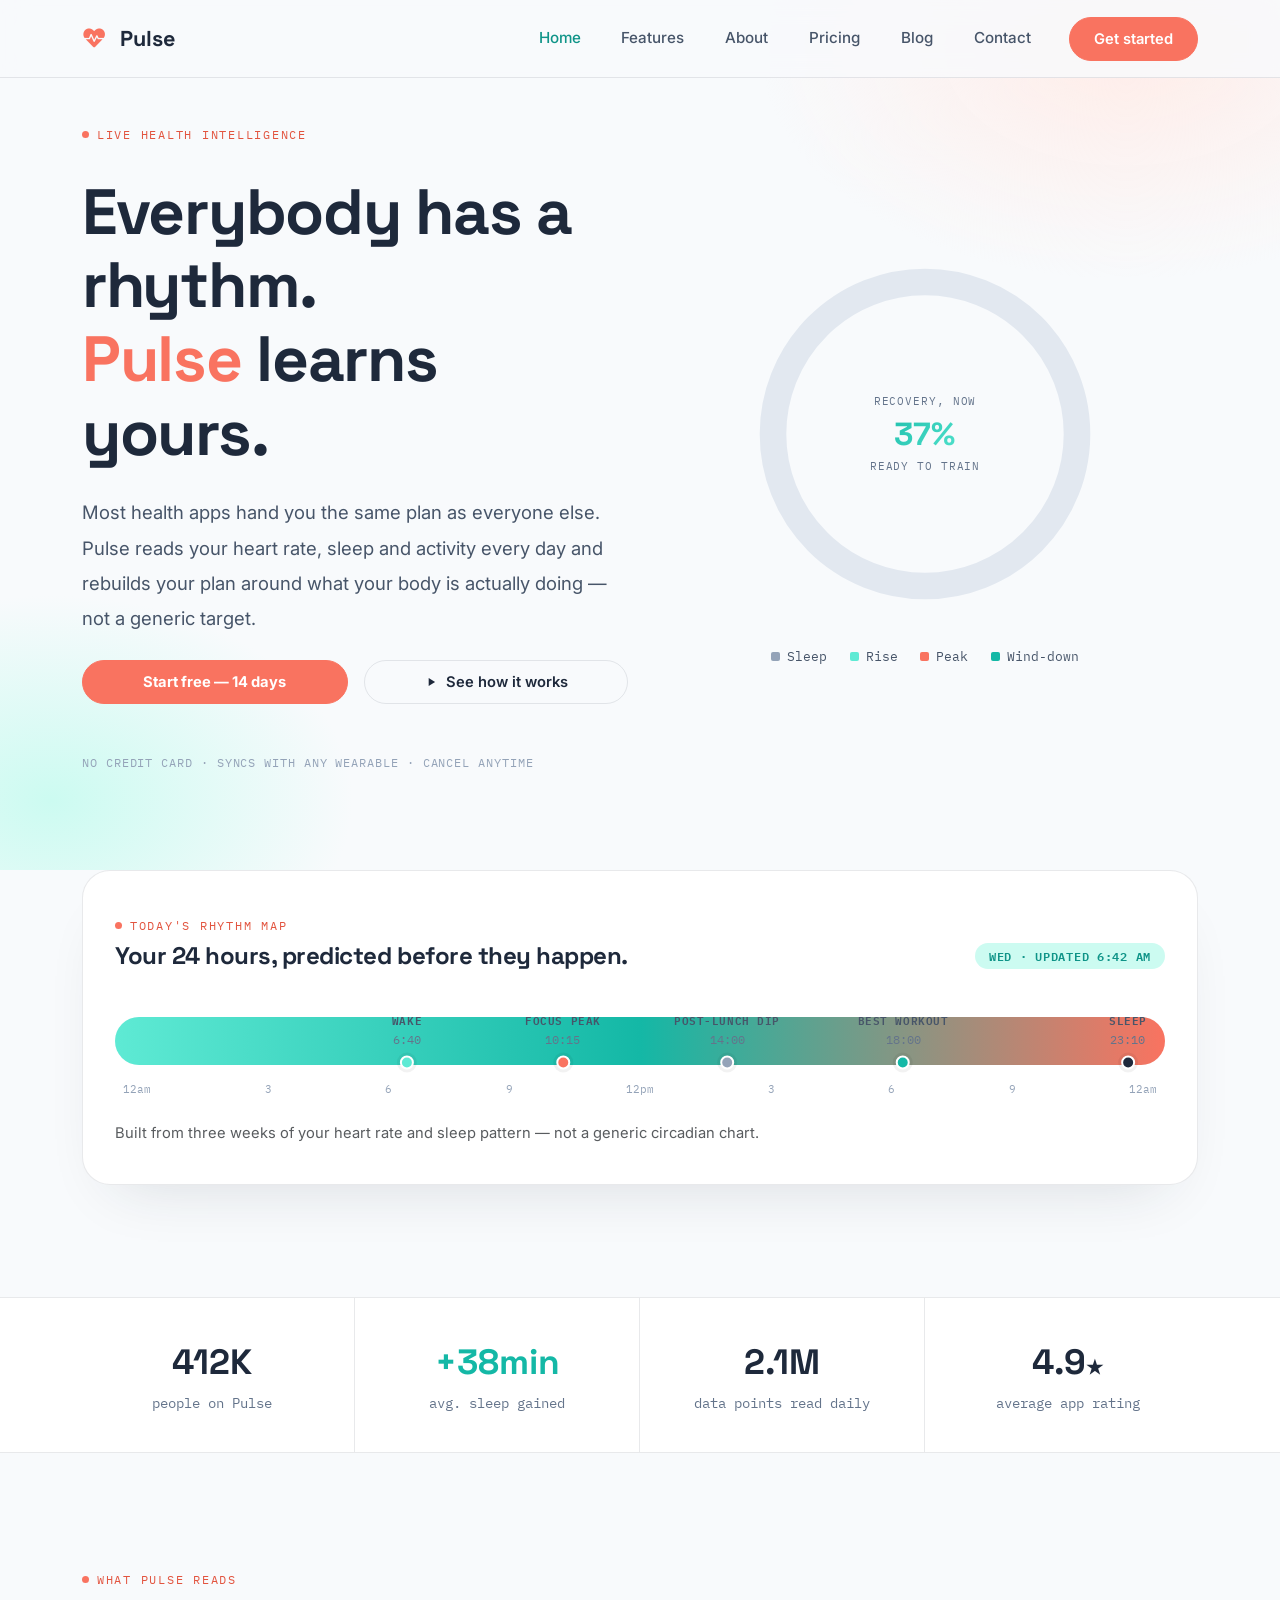
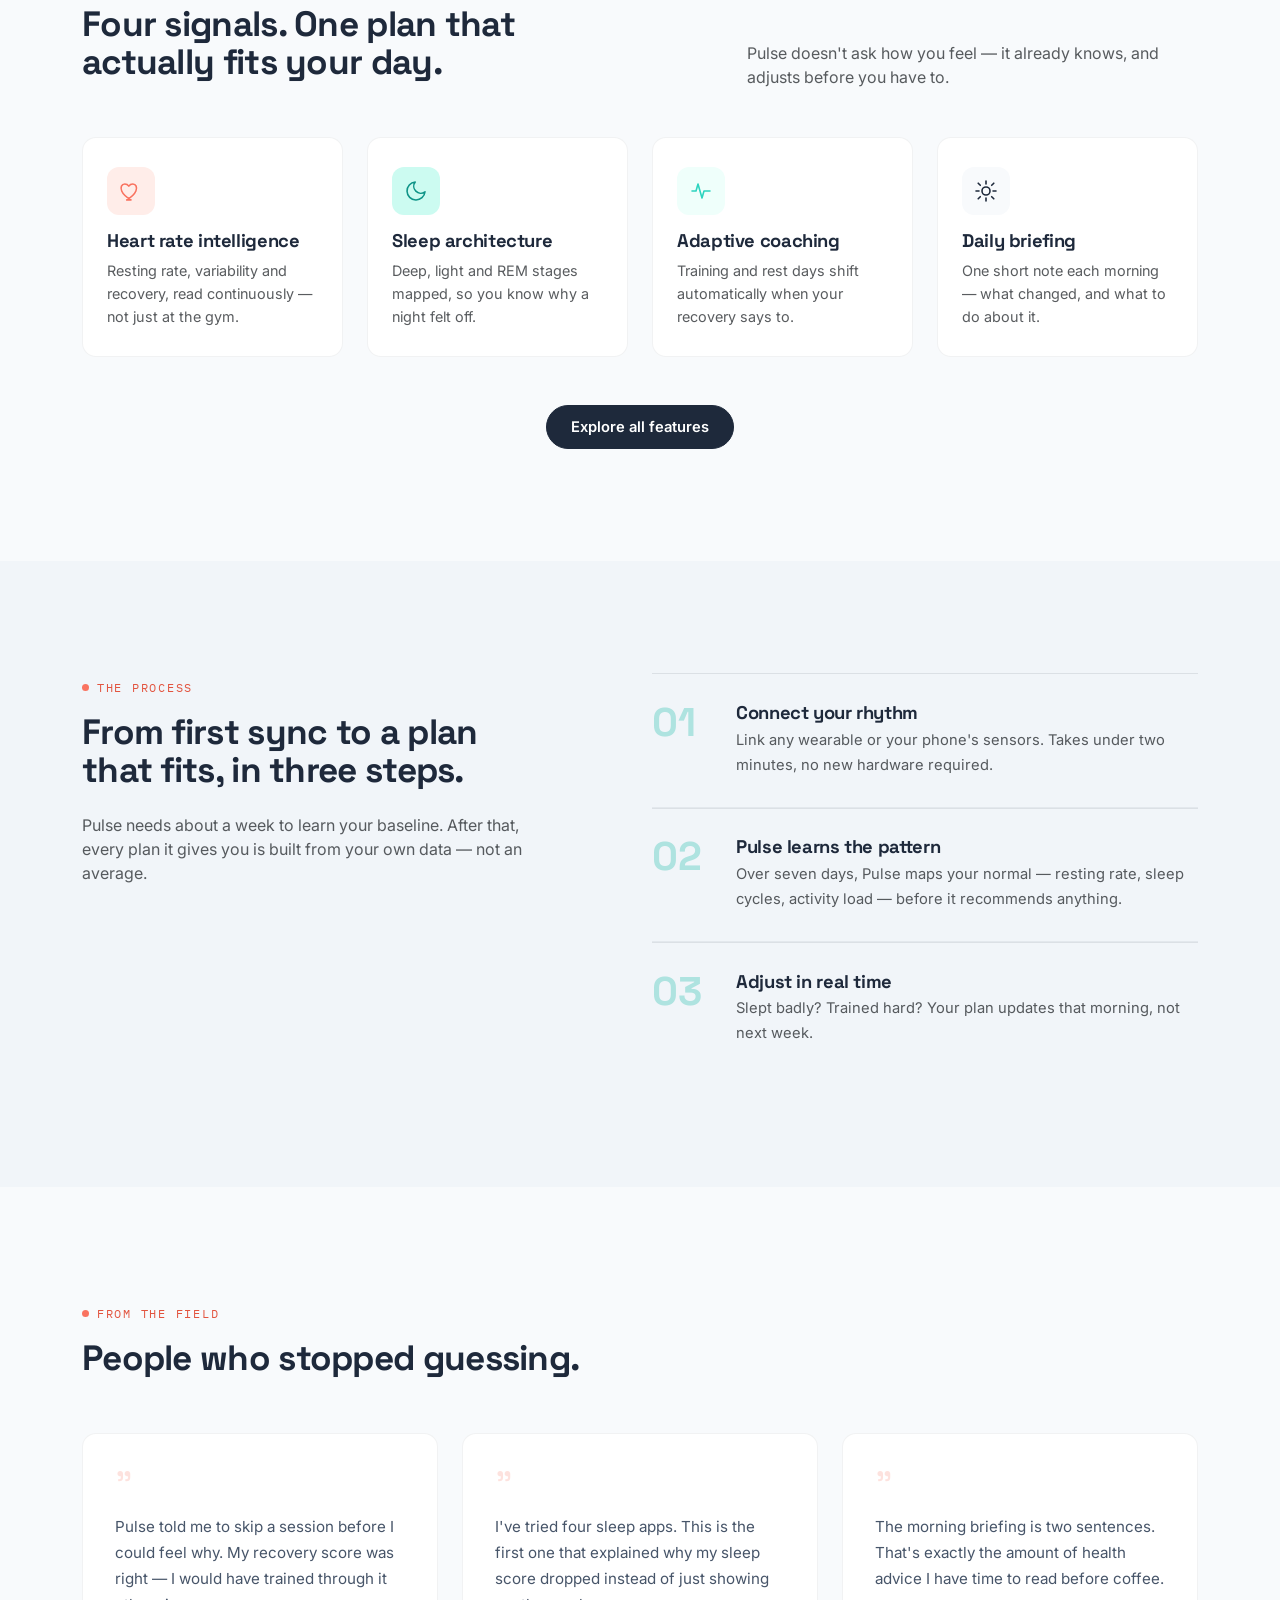
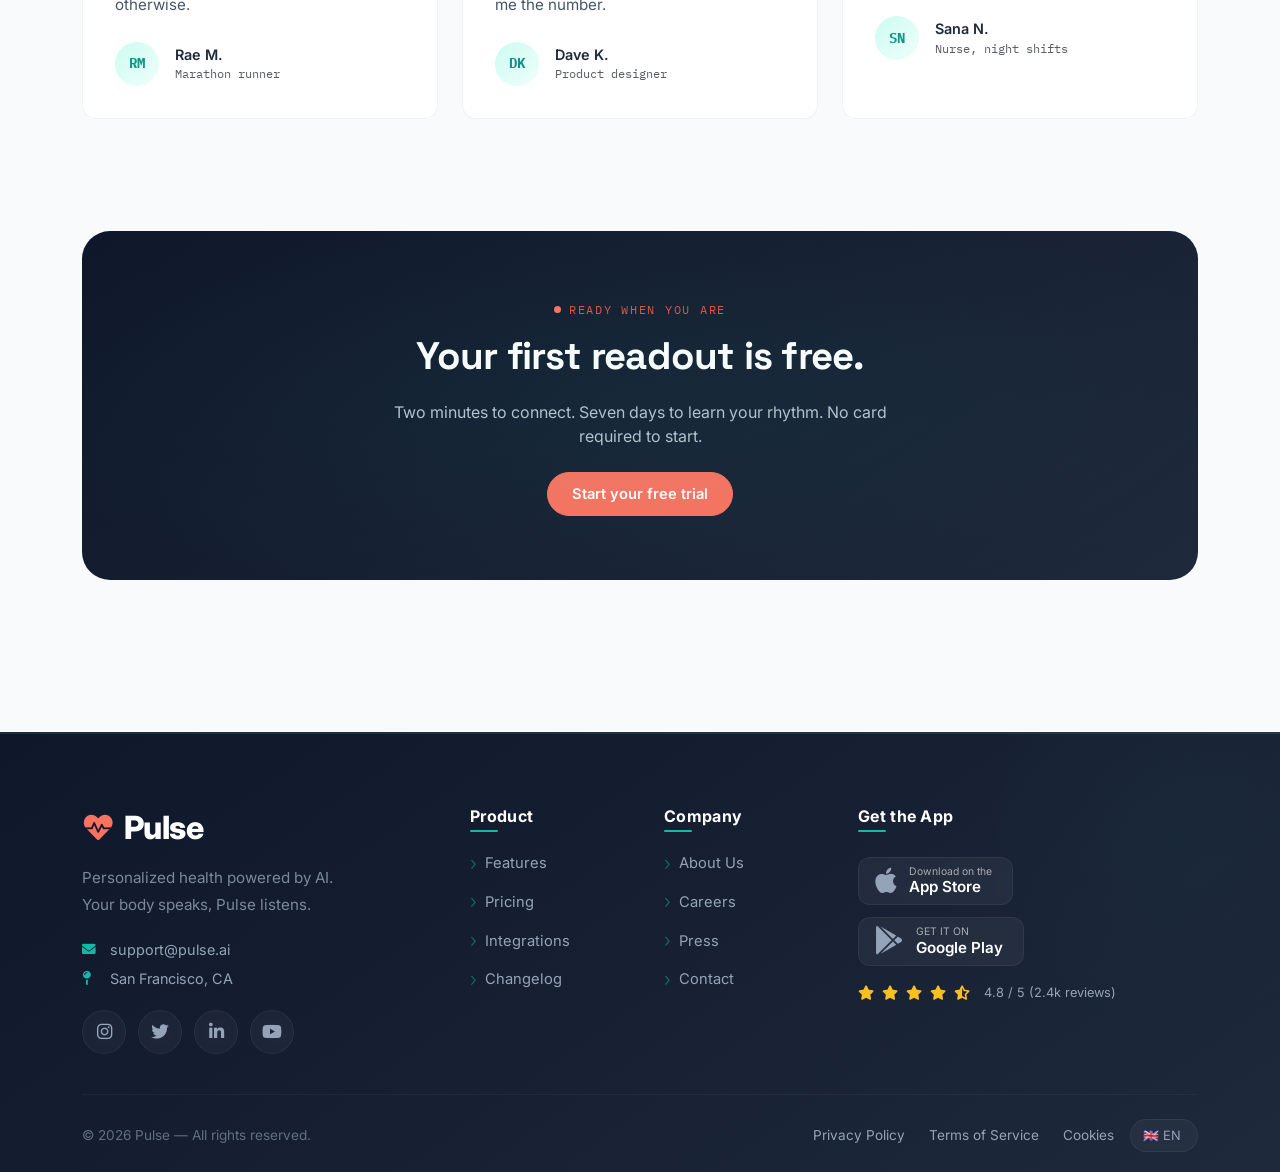
<file: index.html>
<!DOCTYPE html>
<html lang="en">
  <head>
    <meta charset="UTF-8" />
    <meta name="viewport" content="width=device-width, initial-scale=1.0" />
    <title>Pulse — Health intelligence that learns your rhythm</title>
    <meta
      name="description"
      content="Pulse turns your heart rate, sleep and activity into a daily plan that adapts to you — not the other way around." />

    <link rel="preconnect" href="https://fonts.googleapis.com" />
    <link
      rel="stylesheet"
      href="https://cdnjs.cloudflare.com/ajax/libs/font-awesome/6.0.0-beta3/css/all.min.css" />
    <link
      href="https://fonts.googleapis.com/css2?family=Space+Grotesk:wght@500;700&family=Inter:wght@400;500;600&family=IBM+Plex+Mono:wght@400;500;600&display=swap"
      rel="stylesheet" />
    <link
      href="https://cdn.jsdelivr.net/npm/bootstrap@5.3.3/dist/css/bootstrap.min.css"
      rel="stylesheet" />
    <link href="style.css" rel="stylesheet" />
  </head>
  <body>
    <!--  NAVBAR  -->
    <nav class="navbar navbar-expand-lg navbar-pulse fixed-top">
      <div class="container">
        <a class="navbar-brand" href="index.html"
          ><i class="fas fa-heartbeat"></i>Pulse</a
        >
        <button
          class="navbar-toggler"
          type="button"
          data-bs-toggle="collapse"
          data-bs-target="#navMain"
          aria-controls="navMain"
          aria-expanded="false"
          aria-label="Toggle navigation">
          <span class="navbar-toggler-icon"></span>
        </button>
        <div class="collapse navbar-collapse" id="navMain">
          <ul class="navbar-nav ms-auto align-items-lg-center gap-lg-1">
            <li class="nav-item">
              <a class="nav-link active" href="index.html">Home</a>
            </li>
            <li class="nav-item">
              <a class="nav-link" href="features.html">Features</a>
            </li>
            <li class="nav-item">
              <a class="nav-link" href="about.html">About</a>
            </li>
            <li class="nav-item">
              <a class="nav-link" href="pricing.html">Pricing</a>
            </li>

            <li class="nav-item">
              <a class="nav-link" href="blog.html">Blog</a>
            </li>
            <li class="nav-item">
              <a class="nav-link" href="contact.html">Contact</a>
            </li>
            <li class="nav-item ms-lg-3 mt-3 mt-lg-0">
              <a class="btn btn-coral" href="contact.html">Get started</a>
            </li>
          </ul>
        </div>
      </div>
    </nav>

    <!--  HERO  -->
    <header class="hero">
      <div class="container hero-content">
        <div class="row align-items-center gy-5">
          <div class="col-lg-6">
            <span class="eyebrow mb-3 d-inline-flex"
              >Live health intelligence</span
            >
            <h1 class="mt-3 mb-4">
              Everybody has a rhythm.<br /><em>Pulse</em> learns yours.
            </h1>
            <p class="lede mb-4">
              Most health apps hand you the same plan as everyone else. Pulse
              reads your heart rate, sleep and activity every day and rebuilds
              your plan around what your body is actually doing — not a generic
              target.
            </p>
           <div class="d-flex flex-column flex-sm-row gap-3 mb-5 w-100">
    <a href="contact.html" class="btn btn-coral btn-lg w-100 text-center text-white fw-bold">Start free — 14 days</a>
    <a href="features.html" class="btn btn-outline-pulse btn-lg w-100 d-inline-flex align-items-center justify-content-center gap-2">
        <svg width="14" height="14" viewBox="0 0 24 24" fill="currentColor">
            <path d="M8 5l11 7-11 7z" />
        </svg> 
        See how it works
    </a>
</div>
            <p
              class="mono text-uppercase"
              style="
                font-size: 0.72rem;
                letter-spacing: 0.08em;
                color: var(--slate-light);
              ">
              No credit card · Syncs with any wearable · Cancel anytime
            </p>
          </div>

          <div class="col-lg-6">
            <div class="dial-wrap" data-aos="fade-left">
              <svg
                viewBox="0 0 200 200"
                xmlns="http://www.w3.org/2000/svg"
                class="circadian-dial">
                <!-- حلقه پس‌زمینه -->
                <circle
                  cx="100"
                  cy="100"
                  r="80"
                  fill="none"
                  stroke="#E2E8F0"
                  stroke-width="14"
                  class="dial-bg" />

                <!-- حلقه‌های داینامیک -->
                <g transform="rotate(-90 100 100)" class="dial-rings">
                  <circle
                    cx="100"
                    cy="100"
                    r="80"
                    fill="none"
                    stroke="#94A3B8"
                    stroke-width="14"
                    stroke-dasharray="125.6 502.4"
                    stroke-dashoffset="0"
                    stroke-linecap="round"
                    class="dial-segment segment-sleep" />
                  <circle
                    cx="100"
                    cy="100"
                    r="80"
                    fill="none"
                    stroke="#5EEAD4"
                    stroke-width="14"
                    stroke-dasharray="94.2 502.4"
                    stroke-dashoffset="-126"
                    stroke-linecap="round"
                    class="dial-segment segment-rise" />
                  <circle
                    cx="100"
                    cy="100"
                    r="80"
                    fill="none"
                    stroke="#F97360"
                    stroke-width="14"
                    stroke-dasharray="94.2 502.4"
                    stroke-dashoffset="-220"
                    stroke-linecap="round"
                    class="dial-segment segment-peak" />
                  <circle
                    cx="100"
                    cy="100"
                    r="80"
                    fill="none"
                    stroke="#14B8A6"
                    stroke-width="14"
                    stroke-dasharray="188.4 502.4"
                    stroke-dashoffset="-314"
                    stroke-linecap="round"
                    class="dial-segment segment-winddown" />
                </g>

                <!-- هاله تنفسی -->
                <circle
                  cx="100"
                  cy="100"
                  r="80"
                  fill="none"
                  stroke="#5EEAD4"
                  stroke-width="2"
                  opacity="0"
                  class="breathing-glow" />
              </svg>

              <div class="dial-center">
                <div class="t">Recovery, now</div>
                <div class="n dial-value" data-target="91">0%</div>
                <div class="t">ready to train</div>
              </div>
            </div>

            <div class="dial-legend">
              <span><i style="background: #94a3b8"></i>Sleep</span>
              <span><i style="background: #5eead4"></i>Rise</span>
              <span><i style="background: #f97360"></i>Peak</span>
              <span><i style="background: #14b8a6"></i>Wind-down</span>
            </div>
          </div>
        </div>
      </div>
    </header>

    <!--  RHYTHM MAP  -->
    <section class="section pt-0">
      <div class="container">
        <div class="rhythm-map">
          <div
            class="d-flex flex-wrap justify-content-between align-items-end mb-2">
            <div>
              <span class="eyebrow">Today's rhythm map</span>
              <h2 class="mt-2 mb-0" style="font-size: 1.5rem">
                Your 24 hours, predicted before they happen.
              </h2>
            </div>
            <span class="badge-pulse teal mt-3 mt-md-0"
              >Wed · updated 6:42 AM</span
            >
          </div>
          <div class="rhythm-track">
            <div class="rhythm-pin" style="left: 27.8%">
              <span class="lbl">Wake</span><span class="time">6:40</span>
              <div class="dot" style="background: #5eead4"></div>
            </div>
            <div class="rhythm-pin" style="left: 42.7%">
              <span class="lbl">Focus peak</span><span class="time">10:15</span>
              <div class="dot" style="background: #f97360"></div>
            </div>
            <div class="rhythm-pin" style="left: 58.3%">
              <span class="lbl">Post-lunch dip</span
              ><span class="time">14:00</span>
              <div class="dot" style="background: #94a3b8"></div>
            </div>
            <div class="rhythm-pin" style="left: 75%">
              <span class="lbl">Best workout</span
              ><span class="time">18:00</span>
              <div class="dot" style="background: #14b8a6"></div>
            </div>
            <div class="rhythm-pin" style="left: 96.5%">
              <span class="lbl">Sleep</span><span class="time">23:10</span>
              <div class="dot" style="background: #1e293b"></div>
            </div>
          </div>
          <div class="rhythm-hours">
            <span>12am</span><span>3</span><span>6</span><span>9</span
            ><span>12pm</span><span>3</span><span>6</span><span>9</span
            ><span>12am</span>
          </div>
          <p class="text-muted mt-4 mb-0" style="font-size: 0.92rem">
            Built from three weeks of your heart rate and sleep pattern — not a
            generic circadian chart.
          </p>
        </div>
      </div>
    </section>

    <!-- ========== STAT STRIP ========== -->
    <section class="statline py-0">
      <div class="container">
        <div class="row text-center">
          <div
            class="col-6 col-lg-3 stat border-end"
            style="border-color: var(--line) !important">
            <div class="num">412K</div>
            <div class="cap">people on Pulse</div>
          </div>
          <div
            class="col-6 col-lg-3 stat border-end"
            style="border-color: var(--line) !important">
            <div class="num text-teal">+38min</div>
            <div class="cap">avg. sleep gained</div>
          </div>
          <div
            class="col-6 col-lg-3 stat border-end d-none d-lg-block"
            style="border-color: var(--line) !important">
            <div class="num">2.1M</div>
            <div class="cap">data points read daily</div>
          </div>
          <div class="col-6 col-lg-3 stat">
            <div class="num">4.9<span style="font-size: 1.2rem">★</span></div>
            <div class="cap">average app rating</div>
          </div>
        </div>
      </div>
    </section>

    <!-- ========== FEATURES PREVIEW ========== -->
    <section class="section">
      <div class="container">
        <div class="row mb-5">
          <div class="col-lg-6">
            <span class="eyebrow">What Pulse reads</span>
            <h2 class="mt-3" style="font-size: 2.2rem">
              Four signals. One plan that actually fits your day.
            </h2>
          </div>
          <div class="col-lg-5 offset-lg-1 d-flex align-items-end">
            <p class="text-muted mb-0">
              Pulse doesn't ask how you feel — it already knows, and adjusts
              before you have to.
            </p>
          </div>
        </div>

        <div class="row g-4">
          <div class="col-md-6 col-lg-3">
            <div class="card-pulse">
              <div class="icon-tile" style="background: var(--coral-soft)">
                <svg
                  viewBox="0 0 24 24"
                  fill="none"
                  stroke="#F97360"
                  stroke-width="1.6"
                  stroke-linecap="round"
                  stroke-linejoin="round">
                  <path
                    d="M12 21s-7.5-4.6-9.3-9C1.2 8.4 2.5 5 5.8 5c2 0 3.3 1.1 4 2.1.7-1 2-2.1 4-2.1 3.3 0 4.6 3.4 3.1 7-1.8 4.4-9.2 9-9.2 9z" />
                </svg>
              </div>
              <h3 style="font-size: 1.15rem">Heart rate intelligence</h3>
              <p class="text-muted mb-0">
                Resting rate, variability and recovery, read continuously — not
                just at the gym.
              </p>
            </div>
          </div>
          <div class="col-md-6 col-lg-3">
            <div class="card-pulse">
              <div class="icon-tile" style="background: var(--teal-soft)">
                <svg
                  viewBox="0 0 24 24"
                  fill="none"
                  stroke="#0F9488"
                  stroke-width="1.6"
                  stroke-linecap="round"
                  stroke-linejoin="round">
                  <path d="M21 12.8A9 9 0 1 1 11.2 3 7 7 0 0 0 21 12.8z" />
                </svg>
              </div>
              <h3 style="font-size: 1.15rem">Sleep architecture</h3>
              <p class="text-muted mb-0">
                Deep, light and REM stages mapped, so you know why a night felt
                off.
              </p>
            </div>
          </div>
          <div class="col-md-6 col-lg-3">
            <div class="card-pulse">
              <div class="icon-tile" style="background: var(--mint-soft)">
                <svg
                  viewBox="0 0 24 24"
                  fill="none"
                  stroke="#2DD4BF"
                  stroke-width="1.6"
                  stroke-linecap="round"
                  stroke-linejoin="round">
                  <path d="M3 12h4l2-7 4 14 2-7h6" />
                </svg>
              </div>
              <h3 style="font-size: 1.15rem">Adaptive coaching</h3>
              <p class="text-muted mb-0">
                Training and rest days shift automatically when your recovery
                says to.
              </p>
            </div>
          </div>
          <div class="col-md-6 col-lg-3">
            <div class="card-pulse">
              <div class="icon-tile">
                <svg
                  viewBox="0 0 24 24"
                  fill="none"
                  stroke="#1E293B"
                  stroke-width="1.6"
                  stroke-linecap="round"
                  stroke-linejoin="round">
                  <circle cx="12" cy="12" r="4" />
                  <path
                    d="M12 2v3M12 19v3M4.2 4.2l2.1 2.1M17.7 17.7l2.1 2.1M2 12h3M19 12h3M4.2 19.8l2.1-2.1M17.7 6.3l2.1-2.1" />
                </svg>
              </div>
              <h3 style="font-size: 1.15rem">Daily briefing</h3>
              <p class="text-muted mb-0">
                One short note each morning — what changed, and what to do about
                it.
              </p>
            </div>
          </div>
        </div>

        <div class="text-center mt-5">
          <a href="features.html" class="btn btn-ink">Explore all features</a>
        </div>
      </div>
    </section>

    <!-- ========== HOW IT WORKS ========== -->
    <section class="section section-alt">
      <div class="container">
        <div class="row">
          <div class="col-lg-5">
            <span class="eyebrow">The process</span>
            <h2 class="mt-3 mb-4" style="font-size: 2.2rem">
              From first sync to a plan that fits, in three steps.
            </h2>
            <p class="text-muted">
              Pulse needs about a week to learn your baseline. After that, every
              plan it gives you is built from your own data — not an average.
            </p>
          </div>
          <div class="col-lg-6 offset-lg-1">
            <div class="step">
              <span class="index">01</span>
              <div>
                <h3 style="font-size: 1.15rem">Connect your rhythm</h3>
                <p class="text-muted mb-0">
                  Link any wearable or your phone's sensors. Takes under two
                  minutes, no new hardware required.
                </p>
              </div>
            </div>
            <div class="step">
              <span class="index">02</span>
              <div>
                <h3 style="font-size: 1.15rem">Pulse learns the pattern</h3>
                <p class="text-muted mb-0">
                  Over seven days, Pulse maps your normal — resting rate, sleep
                  cycles, activity load — before it recommends anything.
                </p>
              </div>
            </div>
            <div class="step">
              <span class="index">03</span>
              <div>
                <h3 style="font-size: 1.15rem">Adjust in real time</h3>
                <p class="text-muted mb-0">
                  Slept badly? Trained hard? Your plan updates that morning, not
                  next week.
                </p>
              </div>
            </div>
          </div>
        </div>
      </div>
    </section>

    <!-- ========== TESTIMONIALS ========== -->
    <section class="section">
      <div class="container">
        <div class="row mb-5">
          <div class="col-lg-6">
            <span class="eyebrow">From the field</span>
            <h2 class="mt-3" style="font-size: 2.2rem">
              People who stopped guessing.
            </h2>
          </div>
        </div>
        <div class="row g-4">
          <div class="col-md-4">
            <div class="quote-card">
              <span class="quote-mark">"</span>
              <p class="mb-4">
                Pulse told me to skip a session before I could feel why. My
                recovery score was right — I would have trained through it
                otherwise.
              </p>
              <div class="d-flex align-items-center gap-3">
                <div class="avatar-mono">RM</div>
                <div>
                  <div class="fw-semibold" style="font-size: 0.9rem">
                    Rae M.
                  </div>
                  <div class="text-muted mono" style="font-size: 0.75rem">
                    Marathon runner
                  </div>
                </div>
              </div>
            </div>
          </div>
          <div class="col-md-4">
            <div class="quote-card">
              <span class="quote-mark">"</span>
              <p class="mb-4">
                I've tried four sleep apps. This is the first one that explained
                why my sleep score dropped instead of just showing me the
                number.
              </p>
              <div class="d-flex align-items-center gap-3">
                <div class="avatar-mono">DK</div>
                <div>
                  <div class="fw-semibold" style="font-size: 0.9rem">
                    Dave K.
                  </div>
                  <div class="text-muted mono" style="font-size: 0.75rem">
                    Product designer
                  </div>
                </div>
              </div>
            </div>
          </div>
          <div class="col-md-4">
            <div class="quote-card">
              <span class="quote-mark">"</span>
              <p class="mb-4">
                The morning briefing is two sentences. That's exactly the amount
                of health advice I have time to read before coffee.
              </p>
              <div class="d-flex align-items-center gap-3">
                <div class="avatar-mono">SN</div>
                <div>
                  <div class="fw-semibold" style="font-size: 0.9rem">
                    Sana N.
                  </div>
                  <div class="text-muted mono" style="font-size: 0.75rem">
                    Nurse, night shifts
                  </div>
                </div>
              </div>
            </div>
          </div>
        </div>
      </div>
    </section>

    <!-- ========== CTA ========== -->
    <section class="section pt-0">
      <div class="container">
        <div class="cta-band on-ink">
          <span class="eyebrow justify-content-center">Ready when you are</span>
          <h2 class="mt-3 mb-4" style="font-size: 2.4rem; color: #fff">
            Your first readout is free.
          </h2>
          <p class="text-muted mb-4 mx-auto" style="max-width: 32rem">
            Two minutes to connect. Seven days to learn your rhythm. No card
            required to start.
          </p>
          <a href="contact.html" class="btn btn-coral btn-lg"
            >Start your free trial</a
          >
        </div>
      </div>
    </section>

    <!-- LUXURY FOOTER  -->
    <footer class="footer-pulse">
      <div class="container">
        <div class="row g-5">
          <!-- Brand Column -->
          <div class="col-lg-4 col-md-6">
            <div class="brand-foot"><i class="fas fa-heartbeat"></i> Pulse</div>
            <p class="tagline">
              Personalized health powered by AI. Your body speaks, Pulse
              listens.
            </p>
            <div class="contact-info">
              <a href="#"><i class="fas fa-envelope"></i> support@pulse.ai</a>
              <a href="#"><i class="fas fa-map-pin"></i> San Francisco, CA</a>
            </div>
            <div class="social-links">
              <a href="#" aria-label="Instagram"
                ><i class="fab fa-instagram"></i
              ></a>
              <a href="#" aria-label="Twitter"
                ><i class="fab fa-twitter"></i
              ></a>
              <a href="#" aria-label="LinkedIn"
                ><i class="fab fa-linkedin-in"></i
              ></a>
              <a href="#" aria-label="YouTube"
                ><i class="fab fa-youtube"></i
              ></a>
            </div>
          </div>

          <!-- Quick Links -->
          <div class="col-lg-2 col-md-6">
            <h6>Product</h6>
            <ul class="footer-links">
              <li><a href="#">Features</a></li>
              <li><a href="#">Pricing</a></li>
              <li><a href="#">Integrations</a></li>
              <li><a href="#">Changelog</a></li>
            </ul>
          </div>

          <!-- Company Links -->
          <div class="col-lg-2 col-md-6">
            <h6>Company</h6>
            <ul class="footer-links">
              <li><a href="#">About Us</a></li>
              <li><a href="#">Careers</a></li>
              <li><a href="#">Press</a></li>
              <li><a href="#">Contact</a></li>
            </ul>
          </div>

          <!-- App & Ratings -->
          <div class="col-lg-4 col-md-6">
            <h6>Get the App</h6>
            <div class="app-badges">
              <a href="#" class="app-badge-link">
                <i class="fab fa-apple"></i>
                <div class="app-text">
                  <small>Download on the</small>
                  <span>App Store</span>
                </div>
              </a>
              <a href="#" class="app-badge-link">
                <i class="fab fa-google-play"></i>
                <div class="app-text">
                  <small>GET IT ON</small>
                  <span>Google Play</span>
                </div>
              </a>
            </div>
            <div class="rating">
              <div class="stars">
                <i class="fas fa-star"></i>
                <i class="fas fa-star"></i>
                <i class="fas fa-star"></i>
                <i class="fas fa-star"></i>
                <i class="fas fa-star-half-alt"></i>
              </div>
              <span>4.8 / 5 (2.4k reviews)</span>
            </div>
          </div>
        </div>

        <!-- Bottom Bar -->
        <div class="footer-bottom">
          <span class="copy"> &copy; 2026 Pulse — All rights reserved. </span>
          <div class="d-flex align-items-center gap-3 flex-wrap">
            <div class="legal-links">
              <a href="#">Privacy Policy</a>
              <a href="#">Terms of Service</a>
              <a href="#">Cookies</a>
            </div>
            <select class="lang-select" aria-label="Language selector">
              <option value="en" selected>🇬🇧 EN</option>
              <option value="es">🇪🇸 ES</option>
              <option value="fr">🇫🇷 FR</option>
              <option value="de">🇩🇪 DE</option>
            </select>
          </div>
        </div>
      </div>
    </footer>

    <script src="https://cdn.jsdelivr.net/npm/bootstrap@5.3.2/dist/js/bootstrap.bundle.min.js"></script>
    <script>
      // CIRCADIAN DIAL - Counter Animation

      function animateDialValue() {
        const valueElement = document.querySelector(".dial-value");
        if (!valueElement) return;

        const target = parseInt(valueElement.getAttribute("data-target"));
        let current = 0;
        const duration = 2000; // 2 ثانیه
        const startTime = performance.now();

        function updateCounter(timestamp) {
          const elapsed = timestamp - startTime;
          const progress = Math.min(elapsed / duration, 1);

          // Easing function - easeOutExpo
          const eased = progress === 1 ? 1 : 1 - Math.pow(2, -10 * progress);

          current = Math.floor(eased * target);
          valueElement.textContent = current + "%";

          if (progress < 1) {
            requestAnimationFrame(updateCounter);
          } else {
            valueElement.textContent = target + "%";
          }
        }

        requestAnimationFrame(updateCounter);
      }

      document.addEventListener("DOMContentLoaded", () => {
        setTimeout(animateDialValue, 1500);
      });

      if ("IntersectionObserver" in window) {
        const observer = new IntersectionObserver(
          (entries) => {
            entries.forEach((entry) => {
              if (entry.isIntersecting) {
                const dial = entry.target.querySelector(".circadian-dial");
                if (dial) {
                  dial.style.animation = "none";
                  dial.offsetHeight; // trigger reflow
                  dial.style.animation = "";

                  setTimeout(animateDialValue, 1500);
                }
              }
            });
          },
          { threshold: 0.3 }
        );

        const dialWrap = document.querySelector(".dial-wrap");
        if (dialWrap) observer.observe(dialWrap);
      }
    </script>
  </body>
</html>
</file>
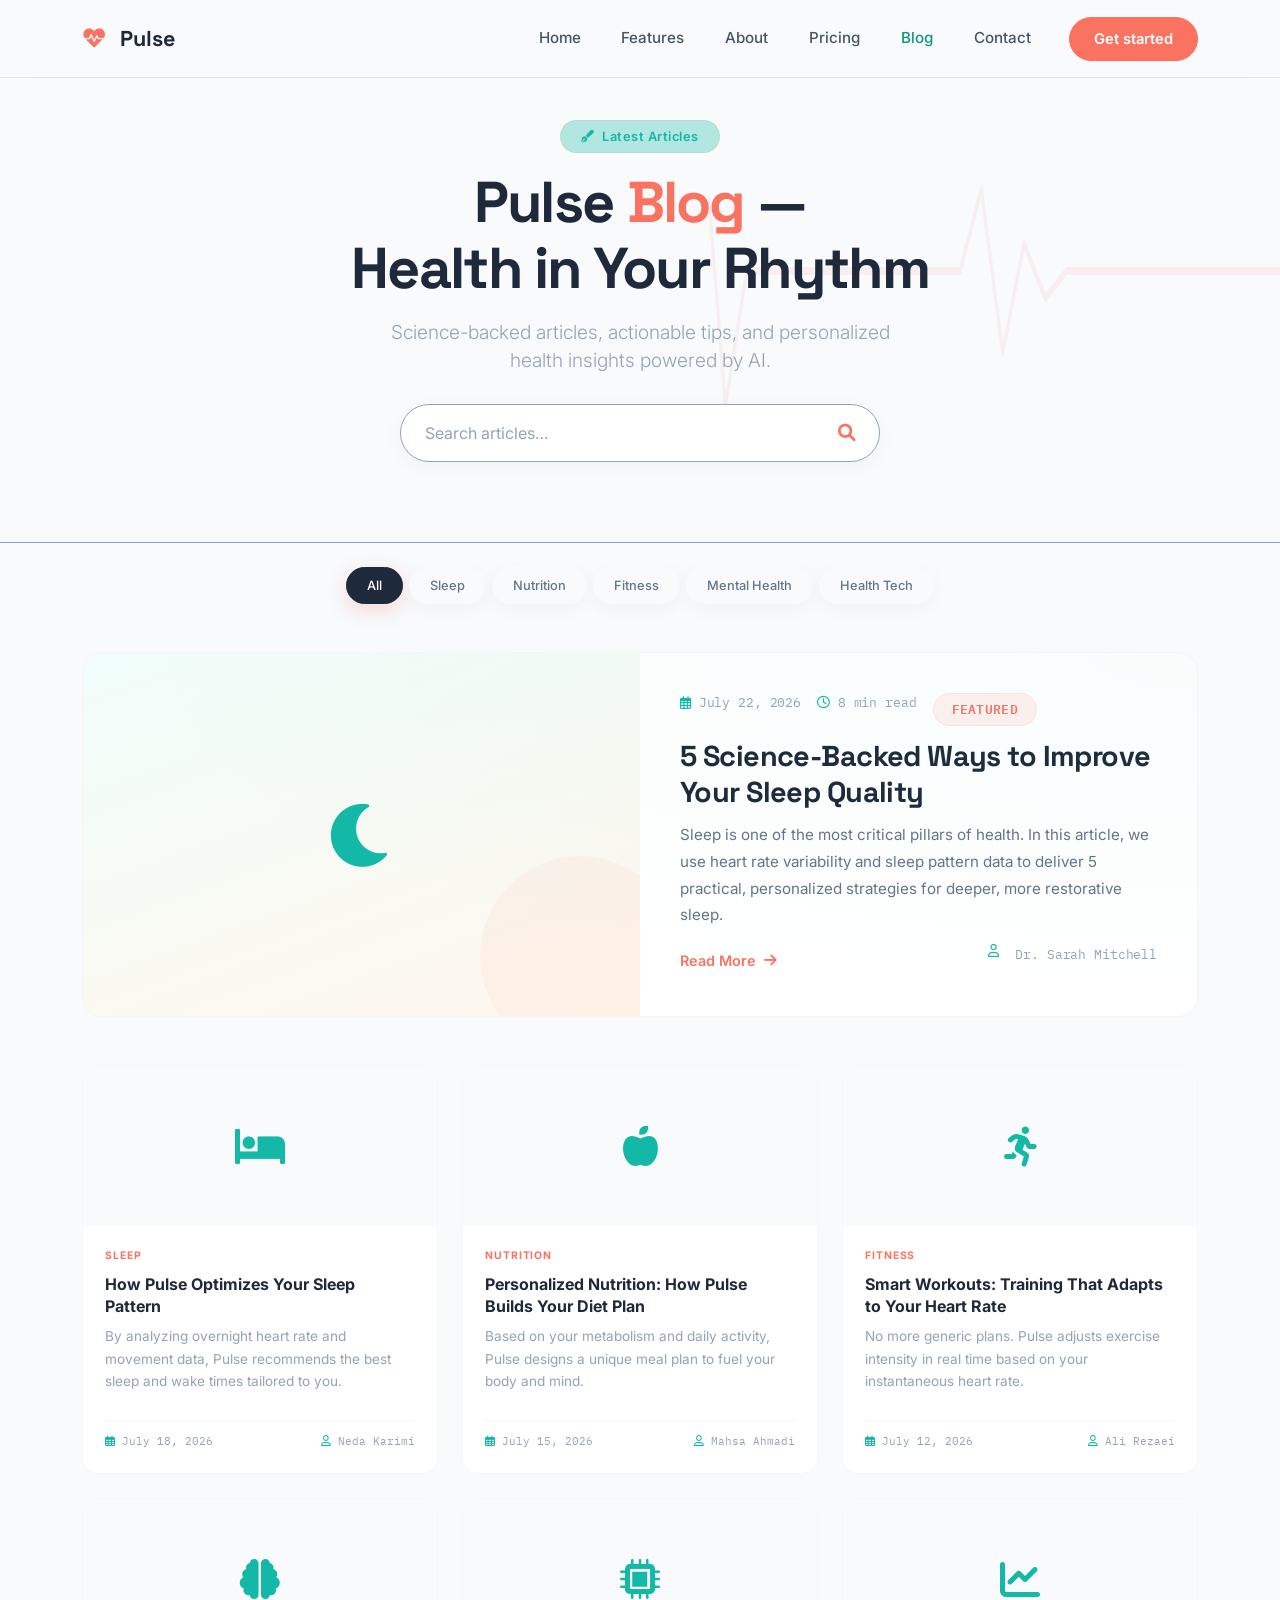
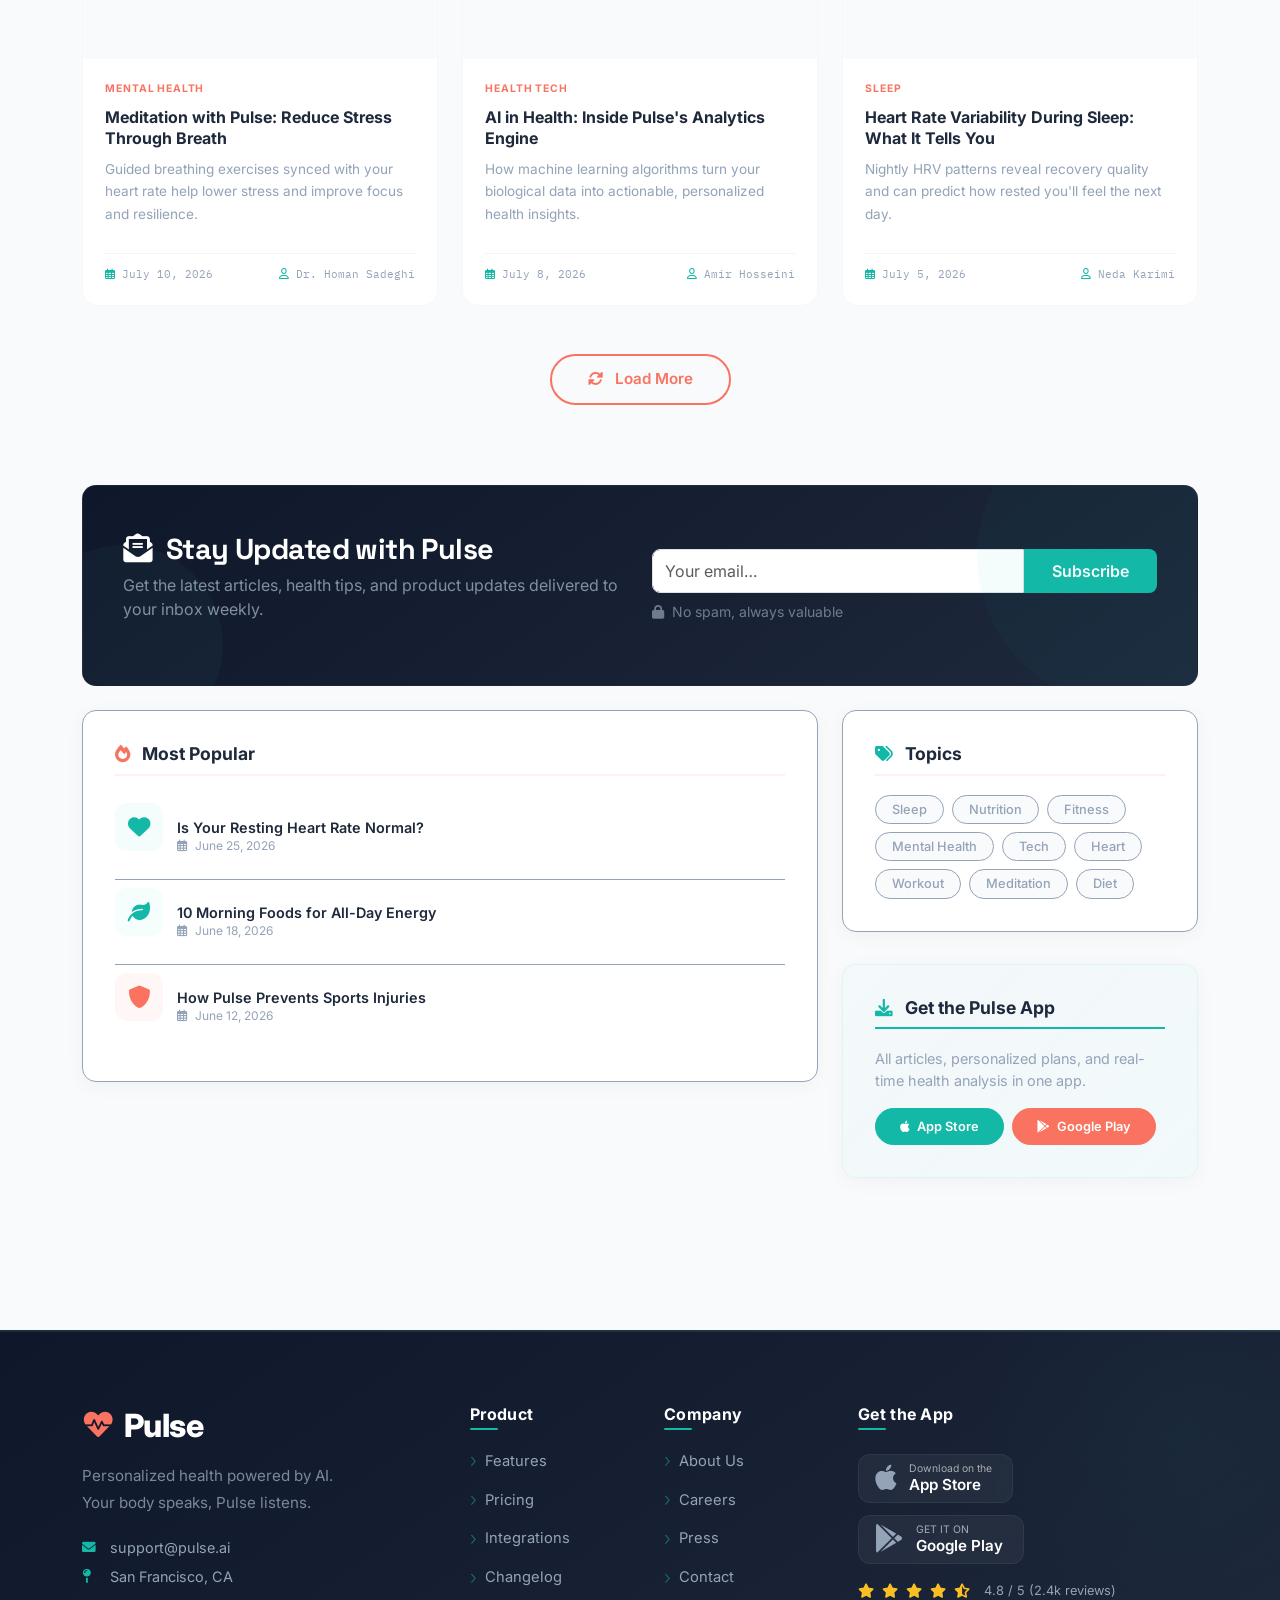
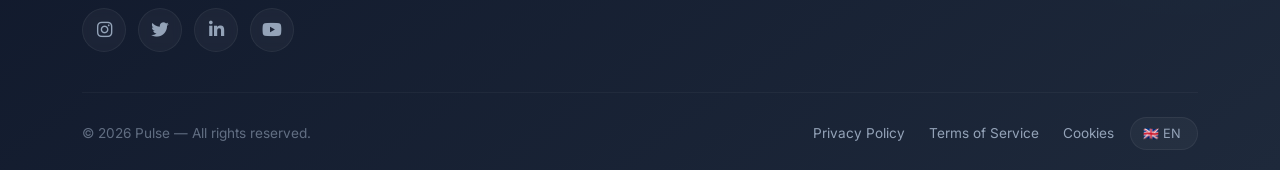
<file: blog.html>
<!DOCTYPE html>
<html lang="en">
  <head>
    <meta charset="UTF-8" />
    <meta name="viewport" content="width=device-width, initial-scale=1.0" />
    <title>Pulse — Health intelligence that learns your rhythm</title>
    <meta
      name="description"
      content="Pulse turns your heart rate, sleep and activity into a daily plan that adapts to you — not the other way around." />

    <link rel="preconnect" href="https://fonts.googleapis.com" />
    <link
      rel="stylesheet"
      href="https://cdnjs.cloudflare.com/ajax/libs/font-awesome/6.0.0-beta3/css/all.min.css" />
    <link
      href="https://fonts.googleapis.com/css2?family=Space+Grotesk:wght@500;700&family=Inter:wght@400;500;600&family=IBM+Plex+Mono:wght@400;500;600&display=swap"
      rel="stylesheet" />
    <link
      href="https://cdn.jsdelivr.net/npm/bootstrap@5.3.3/dist/css/bootstrap.min.css"
      rel="stylesheet" />
    <link href="style.css" rel="stylesheet" />
  </head>
  <body>
    <!--  NAVBAR  -->
    <nav class="navbar navbar-expand-lg navbar-pulse fixed-top">
      <div class="container">
        <a class="navbar-brand" href="index.html"
          ><i class="fas fa-heartbeat"></i>Pulse</a
        >
        <button
          class="navbar-toggler"
          type="button"
          data-bs-toggle="collapse"
          data-bs-target="#navMain"
          aria-controls="navMain"
          aria-expanded="false"
          aria-label="Toggle navigation">
          <span class="navbar-toggler-icon"></span>
        </button>
        <div class="collapse navbar-collapse" id="navMain">
          <ul class="navbar-nav ms-auto align-items-lg-center gap-lg-1">
            <li class="nav-item">
              <a class="nav-link" href="index.html">Home</a>
            </li>
            <li class="nav-item">
              <a class="nav-link" href="features.html">Features</a>
            </li>
            <li class="nav-item">
              <a class="nav-link" href="about.html">About</a>
            </li>
            <li class="nav-item">
              <a class="nav-link" href="pricing.html">Pricing</a>
            </li>

            <li class="nav-item">
              <a class="nav-link active" href="blog.html">Blog</a>
            </li>
            <li class="nav-item">
              <a class="nav-link" href="contact.html">Contact</a>
            </li>
            <li class="nav-item ms-lg-3 mt-3 mt-lg-0">
              <a class="btn btn-coral" href="contact.html">Get started</a>
            </li>
          </ul>
        </div>
      </div>
    </nav>

    <!-- BLOG HERO -->

    <section class="blog-hero">
      <!-- Heartbeat SVG Background -->
      <div class="heartbeat-bg">
        <svg viewBox="0 0 1200 200" preserveAspectRatio="none">
          <polyline
            class="ecg-line"
            points="0,100 80,100 100,40 120,160 140,70 160,130 180,100 300,100 320,60 340,140 360,80 380,120 400,100 600,100 620,30 640,170 660,50 680,150 700,100 900,100 920,70 940,130 960,90 980,110 1000,100 1200,100" />
        </svg>
      </div>

      <div class="container position-relative">
        <div class="row align-items-center">
          <div class="col-lg-8 mx-auto text-center">
            <div class="hero-badge">
              <i class="fas fa-pen-fancy me-1"></i> Latest Articles
            </div>
            <h1 class="mb-3">
              Pulse <span>Blog</span> —<br />Health in Your Rhythm
            </h1>
            <p class="lead mx-auto">
              Science-backed articles, actionable tips, and personalized health
              insights powered by AI.
            </p>
            <!-- Search -->
            <div class="search-wrap mx-auto">
              <i class="fas fa-search"></i>
              <input
                type="text"
                placeholder="Search articles…"
                id="blogSearch" />
            </div>
          </div>
        </div>
      </div>
    </section>

    <!-- MAIN BLOG CONTENT -->

    <section class="section-padding pt-4">
      <div class="container">
        <!-- Category Tabs -->
        <div class="category-tabs" id="categoryTabs">
          <button class="cat-btn active" data-cat="all">All</button>
          <button class="cat-btn" data-cat="sleep">Sleep</button>
          <button class="cat-btn" data-cat="nutrition">Nutrition</button>
          <button class="cat-btn" data-cat="fitness">Fitness</button>
          <button class="cat-btn" data-cat="mental">Mental Health</button>
          <button class="cat-btn" data-cat="tech">Health Tech</button>
        </div>

        <!-- FEATURED POST -->
        <div class="row g-4 mb-5 scroll-trigger">
          <div class="col-12">
            <div class="featured-card">
              <div class="row g-0 align-items-stretch">
                <div class="col-lg-6">
                  <div class="card-img-top">
                    <i class="fas fa-moon"></i>
                  </div>
                </div>
                <div class="col-lg-6">
                  <div class="card-body d-flex flex-column h-100">
                    <div class="meta">
                      <span
                        ><i class="far fa-calendar-alt"></i> July 22, 2026</span
                      >
                      <span><i class="far fa-clock"></i> 8 min read</span>
                      <span class="badge-teal">Featured</span>
                    </div>
                    <h3>
                      <a href="#"
                        >5 Science-Backed Ways to Improve Your Sleep Quality</a
                      >
                    </h3>
                    <p>
                      Sleep is one of the most critical pillars of health. In
                      this article, we use heart rate variability and sleep
                      pattern data to deliver 5 practical, personalized
                      strategies for deeper, more restorative sleep.
                    </p>
                    <div
                      class="mt-auto d-flex align-items-center justify-content-between">
                      <a href="#" class="read-more">
                        Read More <i class="fas fa-arrow-right"></i>
                      </a>
                      <span class="meta" style="font-size: 0.8rem">
                        <i class="far fa-user"></i> Dr. Sarah Mitchell
                      </span>
                    </div>
                  </div>
                </div>
              </div>
            </div>
          </div>
        </div>

        <!-- BLOG GRID -->
        <div class="row g-4" id="blogGrid">
          <!-- Card 1 -->
          <div class="col-lg-4 col-md-6 blog-item" data-cat="sleep">
            <div class="blog-card scroll-trigger">
              <div class="card-img-top">
                <i class="fas fa-bed"></i>
              </div>
              <div class="card-body">
                <span class="tag">Sleep</span>
                <h5><a href="#">How Pulse Optimizes Your Sleep Pattern</a></h5>
                <p>
                  By analyzing overnight heart rate and movement data, Pulse
                  recommends the best sleep and wake times tailored to you.
                </p>
                <div class="meta-sm">
                  <span><i class="far fa-calendar-alt"></i> July 18, 2026</span>
                  <span><i class="far fa-user"></i> Neda Karimi</span>
                </div>
              </div>
            </div>
          </div>

          <!-- Card 2 -->
          <div class="col-lg-4 col-md-6 blog-item" data-cat="nutrition">
            <div class="blog-card scroll-trigger">
              <div class="card-img-top">
                <i class="fas fa-apple-alt"></i>
              </div>
              <div class="card-body">
                <span class="tag">Nutrition</span>
                <h5>
                  <a href="#"
                    >Personalized Nutrition: How Pulse Builds Your Diet Plan</a
                  >
                </h5>
                <p>
                  Based on your metabolism and daily activity, Pulse designs a
                  unique meal plan to fuel your body and mind.
                </p>
                <div class="meta-sm">
                  <span><i class="far fa-calendar-alt"></i> July 15, 2026</span>
                  <span><i class="far fa-user"></i> Mahsa Ahmadi</span>
                </div>
              </div>
            </div>
          </div>

          <!-- Card 3 -->
          <div class="col-lg-4 col-md-6 blog-item" data-cat="fitness">
            <div class="blog-card scroll-trigger">
              <div class="card-img-top">
                <i class="fas fa-running"></i>
              </div>
              <div class="card-body">
                <span class="tag">Fitness</span>
                <h5>
                  <a href="#"
                    >Smart Workouts: Training That Adapts to Your Heart Rate</a
                  >
                </h5>
                <p>
                  No more generic plans. Pulse adjusts exercise intensity in
                  real time based on your instantaneous heart rate.
                </p>
                <div class="meta-sm">
                  <span><i class="far fa-calendar-alt"></i> July 12, 2026</span>
                  <span><i class="far fa-user"></i> Ali Rezaei</span>
                </div>
              </div>
            </div>
          </div>

          <!-- Card 4 -->
          <div class="col-lg-4 col-md-6 blog-item" data-cat="mental">
            <div class="blog-card scroll-trigger">
              <div class="card-img-top">
                <i class="fas fa-brain"></i>
              </div>
              <div class="card-body">
                <span class="tag">Mental Health</span>
                <h5>
                  <a href="#"
                    >Meditation with Pulse: Reduce Stress Through Breath</a
                  >
                </h5>
                <p>
                  Guided breathing exercises synced with your heart rate help
                  lower stress and improve focus and resilience.
                </p>
                <div class="meta-sm">
                  <span><i class="far fa-calendar-alt"></i> July 10, 2026</span>
                  <span><i class="far fa-user"></i> Dr. Homan Sadeghi</span>
                </div>
              </div>
            </div>
          </div>

          <!-- Card 5 -->
          <div class="col-lg-4 col-md-6 blog-item" data-cat="tech">
            <div class="blog-card scroll-trigger">
              <div class="card-img-top">
                <i class="fas fa-microchip"></i>
              </div>
              <div class="card-body">
                <span class="tag">Health Tech</span>
                <h5>
                  <a href="#">AI in Health: Inside Pulse's Analytics Engine</a>
                </h5>
                <p>
                  How machine learning algorithms turn your biological data into
                  actionable, personalized health insights.
                </p>
                <div class="meta-sm">
                  <span><i class="far fa-calendar-alt"></i> July 8, 2026</span>
                  <span><i class="far fa-user"></i> Amir Hosseini</span>
                </div>
              </div>
            </div>
          </div>

          <!-- Card 6 -->
          <div class="col-lg-4 col-md-6 blog-item" data-cat="sleep">
            <div class="blog-card scroll-trigger">
              <div class="card-img-top">
                <i class="fas fa-chart-line"></i>
              </div>
              <div class="card-body">
                <span class="tag">Sleep</span>
                <h5>
                  <a href="#"
                    >Heart Rate Variability During Sleep: What It Tells You</a
                  >
                </h5>
                <p>
                  Nightly HRV patterns reveal recovery quality and can predict
                  how rested you'll feel the next day.
                </p>
                <div class="meta-sm">
                  <span><i class="far fa-calendar-alt"></i> July 5, 2026</span>
                  <span><i class="far fa-user"></i> Neda Karimi</span>
                </div>
              </div>
            </div>
          </div>
        </div>
        <!-- /row -->

        <!-- Load More -->
        <div class="text-center mt-5">
          <button class="btn btn-outline-teal" id="loadMoreBtn">
            <i class="fas fa-sync-alt me-2"></i> Load More
          </button>
        </div>
      </div>
      <!-- /container -->
    </section>

    <!-- NEWSLETTER + SIDEBAR -->

    <section class="section-padding pt-0">
      <div class="container">
        <div class="row g-4">
          <!-- Newsletter -->
          <div class="col-12">
            <div class="newsletter-section scroll-trigger">
              <div class="row align-items-center">
                <div class="col-lg-6">
                  <h3>
                    <i class="fas fa-envelope-open-text me-2"></i> Stay Updated
                    with Pulse
                  </h3>
                  <p>
                    Get the latest articles, health tips, and product updates
                    delivered to your inbox weekly.
                  </p>
                </div>
                <div class="col-lg-6">
                  <div class="input-group-responsive">
                    <input
                      type="email"
                      class="form-control"
                      placeholder="Your email…" />
                    <button class="btn" type="button">Subscribe</button>
                  </div>
                  <small style="opacity: 0.7; display: block; margin-top: 8px">
                    <i class="fas fa-lock me-1"></i> No spam, always valuable
                  </small>
                </div>
              </div>
            </div>
          </div>

          <!-- Sidebar + extra -->
          <div class="col-lg-8">
            <div class="row g-4">
              <div class="col-12">
                <div class="sidebar-card scroll-trigger">
                  <h5>
                    <i class="fas fa-fire me-2" style="color: var(--coral)"></i>
                    Most Popular
                  </h5>
                  <div class="list-item">
                    <div
                      class="icon-box"
                      style="
                        background: rgba(20, 184, 166, 0.04);
                        color: var(--teal);
                      ">
                      <i class="fas fa-heart"></i>
                    </div>
                    <div class="info">
                      <div class="title-sm">
                        Is Your Resting Heart Rate Normal?
                      </div>
                      <div class="date-sm">
                        <i class="far fa-calendar-alt me-1"></i> June 25, 2026
                      </div>
                    </div>
                  </div>
                  <div class="list-item">
                    <div
                      class="icon-box"
                      style="
                        background: rgba(94, 234, 212, 0.06);
                        color: var(--teal);
                      ">
                      <i class="fas fa-leaf"></i>
                    </div>
                    <div class="info">
                      <div class="title-sm">
                        10 Morning Foods for All-Day Energy
                      </div>
                      <div class="date-sm">
                        <i class="far fa-calendar-alt me-1"></i> June 18, 2026
                      </div>
                    </div>
                  </div>
                  <div class="list-item">
                    <div
                      class="icon-box"
                      style="
                        background: rgba(249, 115, 96, 0.06);
                        color: var(--coral);
                      ">
                      <i class="fas fa-shield-alt"></i>
                    </div>
                    <div class="info">
                      <div class="title-sm">
                        How Pulse Prevents Sports Injuries
                      </div>
                      <div class="date-sm">
                        <i class="far fa-calendar-alt me-1"></i> June 12, 2026
                      </div>
                    </div>
                  </div>
                </div>
              </div>
            </div>
          </div>

          <!-- Sidebar right: tags + app download -->
          <div class="col-lg-4">
            <div class="sidebar-card scroll-trigger">
              <h5>
                <i class="fas fa-tags me-2" style="color: var(--teal)"></i>
                Topics
              </h5>
              <div class="tag-cloud">
                <span class="tag">Sleep</span>
                <span class="tag">Nutrition</span>
                <span class="tag">Fitness</span>
                <span class="tag">Mental Health</span>
                <span class="tag">Tech</span>
                <span class="tag">Heart</span>
                <span class="tag">Workout</span>
                <span class="tag">Meditation</span>
                <span class="tag">Diet</span>
              </div>
            </div>

            <div
              class="sidebar-card scroll-trigger"
              style="
                background: linear-gradient(
                  135deg,
                  rgba(20, 184, 166, 0.02),
                  rgba(94, 234, 212, 0.04)
                );
                border-color: rgba(20, 184, 166, 0.08);
              ">
              <h5 style="border-bottom-color: var(--teal)">
                <i class="fas fa-download me-2" style="color: var(--teal)"></i>
                Get the Pulse App
              </h5>
              <p style="font-size: 0.9rem; color: var(--medium-slate)">
                All articles, personalized plans, and real-time health analysis
                in one app.
              </p>
              <div class="d-flex gap-2 flex-wrap">
                <a
                  href="#"
                  class="btn btn-teal px-4 py-2"
                  style="font-size: 0.8rem">
                  <i class="fab fa-apple me-1"></i> App Store
                </a>
                <a
                  href="#"
                  class="btn btn-coral px-4 py-2"
                  style="font-size: 0.8rem">
                  <i class="fab fa-google-play me-1"></i> Google Play
                </a>
              </div>
            </div>
          </div>
        </div>
        <!-- /row -->
      </div>
      <!-- /container -->
    </section>

    <!-- ===== LUXURY FOOTER ===== -->

    <footer class="footer-pulse">
      <div class="container">
        <div class="row g-5">
          <!-- Brand Column -->
          <div class="col-lg-4 col-md-6">
            <div class="brand-foot"><i class="fas fa-heartbeat"></i> Pulse</div>
            <p class="tagline">
              Personalized health powered by AI. Your body speaks, Pulse
              listens.
            </p>
            <div class="contact-info">
              <a href="#"><i class="fas fa-envelope"></i> support@pulse.ai</a>
              <a href="#"><i class="fas fa-map-pin"></i> San Francisco, CA</a>
            </div>
            <div class="social-links">
              <a href="#" aria-label="Instagram"
                ><i class="fab fa-instagram"></i
              ></a>
              <a href="#" aria-label="Twitter"
                ><i class="fab fa-twitter"></i
              ></a>
              <a href="#" aria-label="LinkedIn"
                ><i class="fab fa-linkedin-in"></i
              ></a>
              <a href="#" aria-label="YouTube"
                ><i class="fab fa-youtube"></i
              ></a>
            </div>
          </div>

          <!-- Quick Links -->
          <div class="col-lg-2 col-md-6">
            <h6>Product</h6>
            <ul class="footer-links">
              <li><a href="#">Features</a></li>
              <li><a href="#">Pricing</a></li>
              <li><a href="#">Integrations</a></li>
              <li><a href="#">Changelog</a></li>
            </ul>
          </div>

          <!-- Company Links -->
          <div class="col-lg-2 col-md-6">
            <h6>Company</h6>
            <ul class="footer-links">
              <li><a href="#">About Us</a></li>
              <li><a href="#">Careers</a></li>
              <li><a href="#">Press</a></li>
              <li><a href="#">Contact</a></li>
            </ul>
          </div>

          <!-- App & Ratings -->
          <div class="col-lg-4 col-md-6">
            <h6>Get the App</h6>
            <div class="app-badges">
              <a href="#" class="app-badge-link">
                <i class="fab fa-apple"></i>
                <div class="app-text">
                  <small>Download on the</small>
                  <span>App Store</span>
                </div>
              </a>
              <a href="#" class="app-badge-link">
                <i class="fab fa-google-play"></i>
                <div class="app-text">
                  <small>GET IT ON</small>
                  <span>Google Play</span>
                </div>
              </a>
            </div>
            <div class="rating">
              <div class="stars">
                <i class="fas fa-star"></i>
                <i class="fas fa-star"></i>
                <i class="fas fa-star"></i>
                <i class="fas fa-star"></i>
                <i class="fas fa-star-half-alt"></i>
              </div>
              <span>4.8 / 5 (2.4k reviews)</span>
            </div>
          </div>
        </div>

        <!-- Bottom Bar -->
        <div class="footer-bottom">
          <span class="copy"> &copy; 2026 Pulse — All rights reserved. </span>
          <div class="d-flex align-items-center gap-3 flex-wrap">
            <div class="legal-links">
              <a href="#">Privacy Policy</a>
              <a href="#">Terms of Service</a>
              <a href="#">Cookies</a>
            </div>
            <select class="lang-select" aria-label="Language selector">
              <option value="en" selected>🇬🇧 EN</option>
              <option value="es">🇪🇸 ES</option>
              <option value="fr">🇫🇷 FR</option>
              <option value="de">🇩🇪 DE</option>
            </select>
          </div>
        </div>
      </div>
    </footer>

    <!-- SCRIPTS -->

    <script src="https://cdn.jsdelivr.net/npm/bootstrap@5.3.2/dist/js/bootstrap.bundle.min.js"></script>

    <script>
      (function () {
        "use strict";

        // ===== SCROLL REVEAL =====
        const revealElements = document.querySelectorAll(".scroll-trigger");
        const revealObserver = new IntersectionObserver(
          (entries) => {
            entries.forEach((entry) => {
              if (entry.isIntersecting) {
                entry.target.classList.add("visible");
              }
            });
          },
          {
            threshold: 0.12,
            rootMargin: "0px 0px -40px 0px",
          }
        );
        revealElements.forEach((el) => revealObserver.observe(el));

        // ===== CATEGORY FILTER =====
        const catButtons = document.querySelectorAll(".cat-btn");
        const blogItems = document.querySelectorAll(".blog-item");

        catButtons.forEach((btn) => {
          btn.addEventListener("click", function () {
            catButtons.forEach((b) => b.classList.remove("active"));
            this.classList.add("active");

            const cat = this.dataset.cat;
            blogItems.forEach((item) => {
              const itemCat = item.dataset.cat;
              if (cat === "all" || itemCat === cat) {
                item.style.display = "block";
                const card = item.querySelector(".blog-card");
                if (card) {
                  card.style.animation = "none";
                  card.offsetHeight;
                  card.style.animation = "fadeUp 0.5s ease forwards";
                }
              } else {
                item.style.display = "none";
              }
            });
          });
        });

        // ===== SEARCH =====
        const searchInput = document.getElementById("blogSearch");
        if (searchInput) {
          searchInput.addEventListener("input", function () {
            const query = this.value.trim().toLowerCase();
            blogItems.forEach((item) => {
              const title =
                item.querySelector("h5 a")?.textContent?.toLowerCase() || "";
              const desc =
                item.querySelector("p")?.textContent?.toLowerCase() || "";
              const match = title.includes(query) || desc.includes(query);
              item.style.display = query === "" || match ? "block" : "none";
              if (match || query === "") {
                const card = item.querySelector(".blog-card");
                if (card) {
                  card.style.animation = "none";
                  card.offsetHeight;
                  card.style.animation = "fadeUp 0.5s ease forwards";
                }
              }
            });
            // reset active category if search is used
            if (query.length > 0) {
              catButtons.forEach((b) => b.classList.remove("active"));
            } else {
              catButtons.forEach((b) => b.classList.remove("active"));
              document
                .querySelector('.cat-btn[data-cat="all"]')
                ?.classList.add("active");
              blogItems.forEach((item) => (item.style.display = "block"));
            }
          });
        }

        // ===== LOAD MORE =====
        const loadBtn = document.getElementById("loadMoreBtn");
        if (loadBtn) {
          loadBtn.addEventListener("click", function () {
            const originalText = this.innerHTML;
            this.innerHTML =
              '<i class="fas fa-spinner fa-spin me-2"></i> Loading…';
            this.disabled = true;

            setTimeout(() => {
              const grid = document.getElementById("blogGrid");
              const dummy = document.createElement("div");
              dummy.className = "col-lg-4 col-md-6 blog-item";
              dummy.dataset.cat = "tech";
              dummy.innerHTML = `
                        <div class="blog-card scroll-trigger visible" style="animation: fadeUp 0.6s ease forwards;">
                            <div class="card-img-top">
                                <i class="fas fa-rocket"></i>
                            </div>
                            <div class="card-body">
                                <span class="tag">Health Tech</span>
                                <h5><a href="#">The Future of Wearables & Pulse Integration</a></h5>
                                <p>How next-gen smart devices and Pulse work together for even more precise health monitoring.</p>
                                <div class="meta-sm">
                                    <span><i class="far fa-calendar-alt"></i> July 1, 2026</span>
                                    <span><i class="far fa-user"></i> Amir Hosseini</span>
                                </div>
                            </div>
                        </div>
                    `;
              grid.appendChild(dummy);

              // Observe new card
              const newReveal = dummy.querySelector(".scroll-trigger");
              if (newReveal) revealObserver.observe(newReveal);

              this.innerHTML =
                '<i class="fas fa-check me-2"></i> New article added!';
              this.disabled = false;
              setTimeout(() => {
                this.innerHTML = originalText;
              }, 1800);
            }, 1000);
          });
        }
      })();
    </script>
  </body>
</html>
</file>
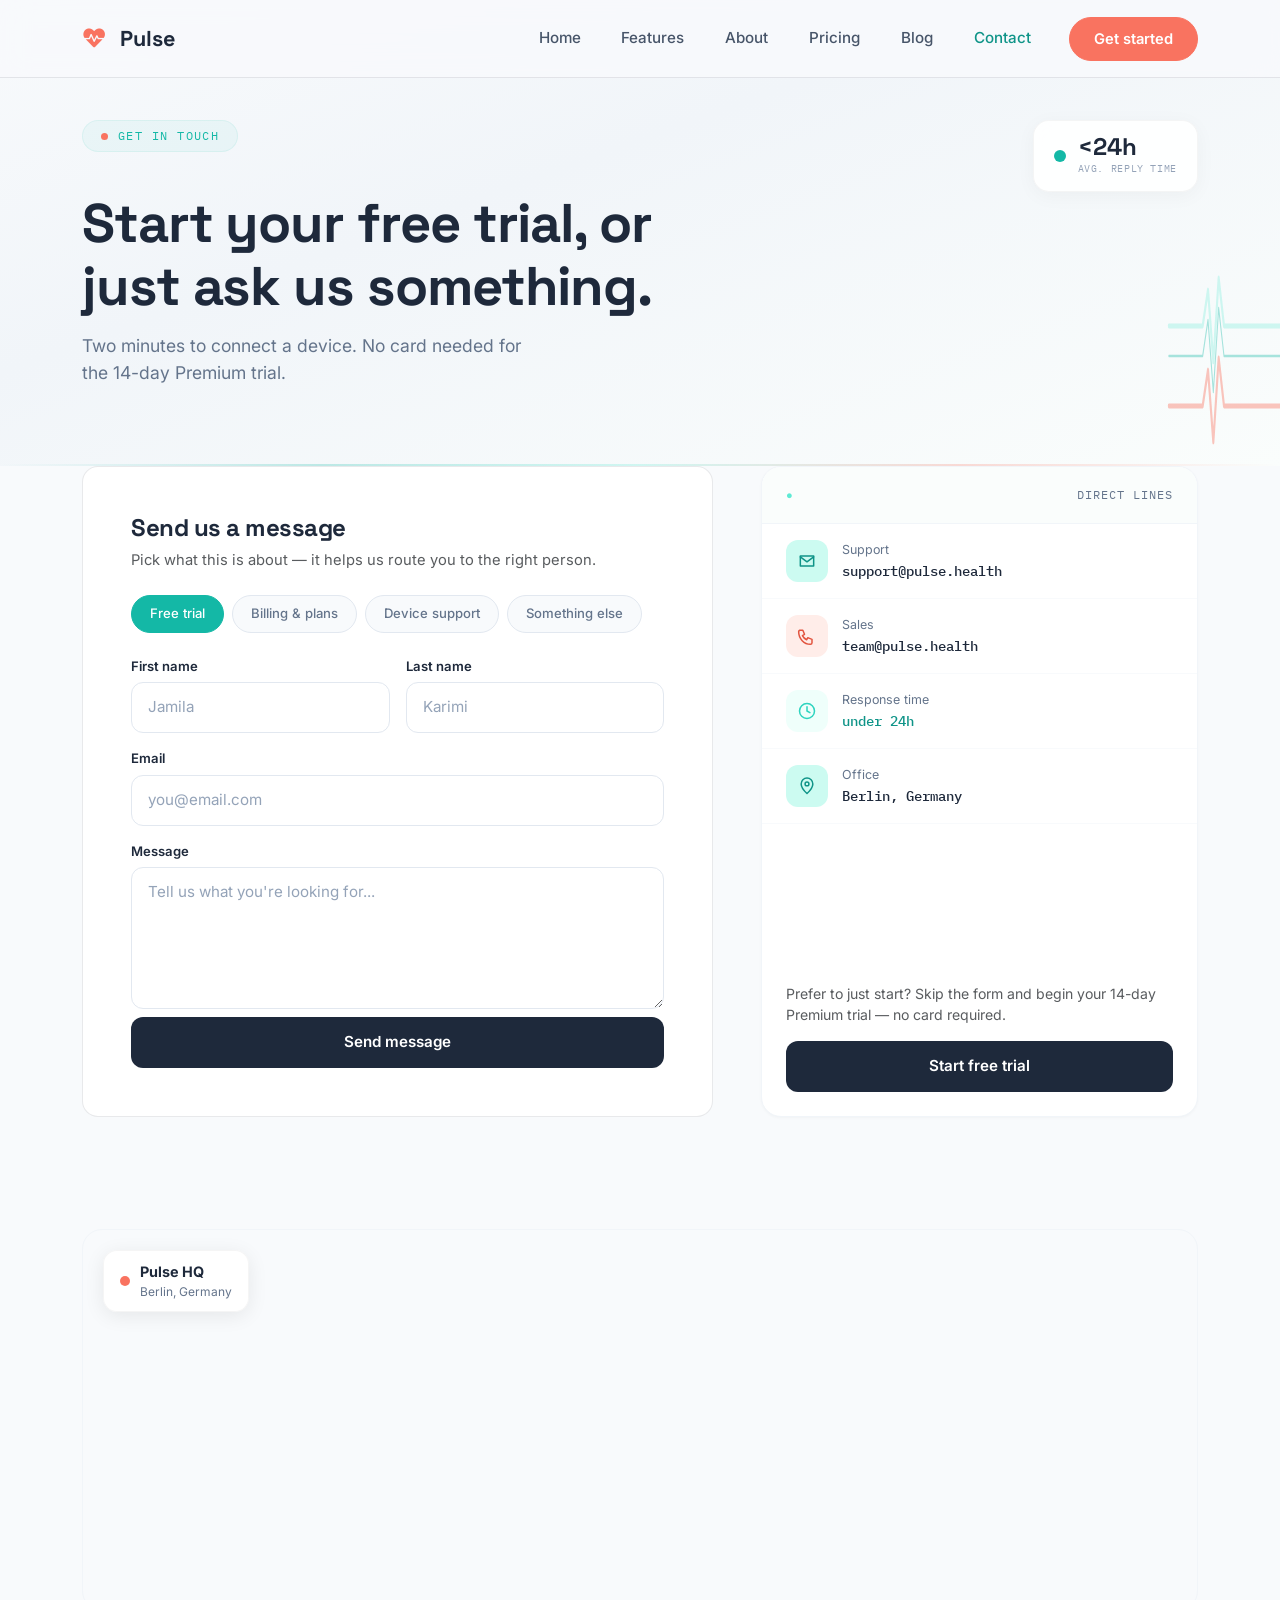
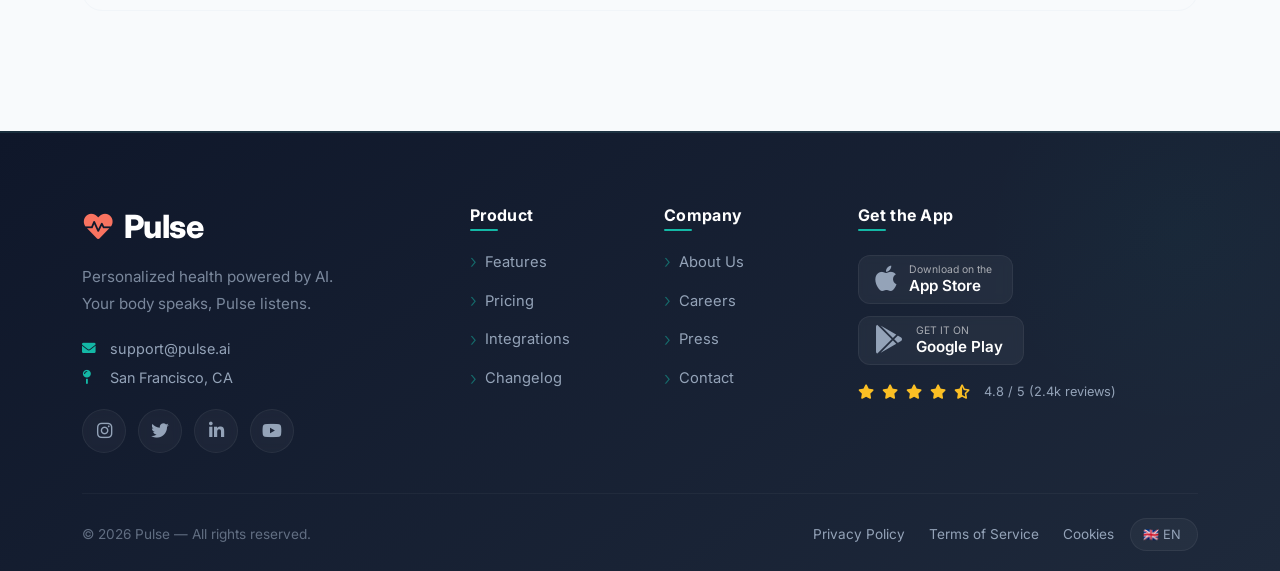
<file: contact.html>
<!DOCTYPE html>
<html lang="en">
  <head>
    <meta charset="UTF-8" />
    <meta name="viewport" content="width=device-width, initial-scale=1.0" />
    <title>Pulse — Health intelligence that learns your rhythm</title>
    <meta
      name="description"
      content="Pulse turns your heart rate, sleep and activity into a daily plan that adapts to you — not the other way around." />

    <link rel="preconnect" href="https://fonts.googleapis.com" />
    <link
      rel="stylesheet"
      href="https://cdnjs.cloudflare.com/ajax/libs/font-awesome/6.0.0-beta3/css/all.min.css" />
    <link
      href="https://fonts.googleapis.com/css2?family=Space+Grotesk:wght@500;700&family=Inter:wght@400;500;600&family=IBM+Plex+Mono:wght@400;500;600&display=swap"
      rel="stylesheet" />
    <link
      href="https://cdn.jsdelivr.net/npm/bootstrap@5.3.3/dist/css/bootstrap.min.css"
      rel="stylesheet" />
    <link href="style.css" rel="stylesheet" />
  </head>
  <body>
    <!--  NAVBAR  -->
    <nav class="navbar navbar-expand-lg navbar-pulse fixed-top">
      <div class="container">
        <a class="navbar-brand" href="index.html"
          ><i class="fas fa-heartbeat"></i>Pulse</a
        >
        <button
          class="navbar-toggler"
          type="button"
          data-bs-toggle="collapse"
          data-bs-target="#navMain"
          aria-controls="navMain"
          aria-expanded="false"
          aria-label="Toggle navigation">
          <span class="navbar-toggler-icon"></span>
        </button>
        <div class="collapse navbar-collapse" id="navMain">
          <ul class="navbar-nav ms-auto align-items-lg-center gap-lg-1">
            <li class="nav-item">
              <a class="nav-link" href="index.html">Home</a>
            </li>
            <li class="nav-item">
              <a class="nav-link" href="features.html">Features</a>
            </li>
            <li class="nav-item">
              <a class="nav-link" href="about.html">About</a>
            </li>
            <li class="nav-item">
              <a class="nav-link" href="pricing.html">Pricing</a>
            </li>

            <li class="nav-item">
              <a class="nav-link" href="blog.html">Blog</a>
            </li>
            <li class="nav-item">
              <a class="nav-link active" href="contact.html">Contact</a>
            </li>
            <li class="nav-item ms-lg-3 mt-3 mt-lg-0">
              <a class="btn btn-coral" href="contact.html">Get started</a>
            </li>
          </ul>
        </div>
      </div>
    </nav>

    <!-- ========== HERO (animated ECG) ========== -->
    <header class="page-hero-contact">
      <div class="pulse-ekg" aria-hidden="true">
        <svg class="layer-1" viewBox="0 0 2400 100" preserveAspectRatio="none">
          <polyline
            points="0,50 40,50 55,50 65,20 75,80 85,10 95,50 200,50 240,50 255,50 265,20 275,80 285,10 295,50 400,50 440,50 455,50 465,20 475,80 485,10 495,50 600,50 640,50 655,50 665,20 675,80 685,10 695,50 800,50 840,50 855,50 865,20 875,80 885,10 895,50 1000,50 1040,50 1055,50 1065,20 1075,80 1085,10 1095,50 1200,50 1240,50 1255,50 1265,20 1275,80 1285,10 1295,50 1400,50 1440,50 1455,50 1465,20 1475,80 1485,10 1495,50 1600,50 1640,50 1655,50 1665,20 1675,80 1685,10 1695,50 1800,50 1840,50 1855,50 1865,20 1875,80 1885,10 1895,50 2000,50 2040,50 2055,50 2065,20 2075,80 2085,10 2095,50 2200,50 2240,50 2255,50 2265,20 2275,80 2285,10 2295,50 2400,50"
            fill="none"
            stroke="#F97360"
            stroke-width="2.4"
            stroke-linecap="round"
            stroke-linejoin="round" />
        </svg>
        <svg class="layer-2" viewBox="0 0 2400 100" preserveAspectRatio="none">
          <polyline
            points="0,50 40,50 55,50 65,20 75,80 85,10 95,50 200,50 240,50 255,50 265,20 275,80 285,10 295,50 400,50 440,50 455,50 465,20 475,80 485,10 495,50 600,50 640,50 655,50 665,20 675,80 685,10 695,50 800,50 840,50 855,50 865,20 875,80 885,10 895,50 1000,50 1040,50 1055,50 1065,20 1075,80 1085,10 1095,50 1200,50 1240,50 1255,50 1265,20 1275,80 1285,10 1295,50 1400,50 1440,50 1455,50 1465,20 1475,80 1485,10 1495,50 1600,50 1640,50 1655,50 1665,20 1675,80 1685,10 1695,50 1800,50 1840,50 1855,50 1865,20 1875,80 1885,10 1895,50 2000,50 2040,50 2055,50 2065,20 2075,80 2085,10 2095,50 2200,50 2240,50 2255,50 2265,20 2275,80 2285,10 2295,50 2400,50"
            fill="none"
            stroke="#14B8A6"
            stroke-width="2"
            stroke-linecap="round"
            stroke-linejoin="round" />
        </svg>
        <svg class="layer-3" viewBox="0 0 2400 100" preserveAspectRatio="none">
          <polyline
            points="0,50 40,50 55,50 65,20 75,80 85,10 95,50 200,50 240,50 255,50 265,20 275,80 285,10 295,50 400,50 440,50 455,50 465,20 475,80 485,10 495,50 600,50 640,50 655,50 665,20 675,80 685,10 695,50 800,50 840,50 855,50 865,20 875,80 885,10 895,50 1000,50 1040,50 1055,50 1065,20 1075,80 1085,10 1095,50 1200,50 1240,50 1255,50 1265,20 1275,80 1285,10 1295,50 1400,50 1440,50 1455,50 1465,20 1475,80 1485,10 1495,50 1600,50 1640,50 1655,50 1665,20 1675,80 1685,10 1695,50 1800,50 1840,50 1855,50 1865,20 1875,80 1885,10 1895,50 2000,50 2040,50 2055,50 2065,20 2075,80 2085,10 2095,50 2200,50 2240,50 2255,50 2265,20 2275,80 2285,10 2295,50 2400,50"
            fill="none"
            stroke="#5EEAD4"
            stroke-width="2"
            stroke-linecap="round"
            stroke-linejoin="round" />
        </svg>
      </div>

      <div class="container">
        <div
          class="d-flex flex-wrap justify-content-between align-items-start gap-4">
          <div style="max-width: 38rem">
            <span class="eyebrow">Get in touch</span>
            <h1
              class="mt-3 mb-3"
              style="font-size: clamp(2.2rem, 4.5vw, 3.4rem)">
              Start your free trial, or just ask us something.
            </h1>
            <p class="lede mb-0">
              Two minutes to connect a device. No card needed for the 14-day
              Premium trial.
            </p>
          </div>
          <div class="reply-badge d-none d-sm-flex">
            <span class="reply-dot"></span>
            <div>
              <div class="reply-num">&lt;24h</div>
              <div class="reply-lbl">avg. reply time</div>
            </div>
          </div>
        </div>
      </div>
    </header>

    <!-- ========== FORM + DIRECT LINES ========== -->
    <section class="section pt-0">
      <div class="container">
        <div class="row g-5">
          <div class="col-lg-7">
            <div
              class="p-4 p-md-5 bg-white rounded-4"
              style="border: 1px solid var(--line)">
              <h2 class="mb-2" style="font-size: 1.5rem">Send us a message</h2>
              <p class="text-muted mb-4" style="font-size: 0.92rem">
                Pick what this is about — it helps us route you to the right
                person.
              </p>

              <div class="chip-row mb-4">
                <span class="chip active" data-topic="Starting a free trial"
                  >Free trial</span
                >
                <span class="chip" data-topic="Question about plans"
                  >Billing &amp; plans</span
                >
                <span class="chip" data-topic="Device compatibility"
                  >Device support</span
                >
                <span class="chip" data-topic="Something else"
                  >Something else</span
                >
              </div>

              <form class="form-pulse" onsubmit="return false;">
                <input
                  type="hidden"
                  id="topicValue"
                  value="Starting a free trial" />
                <div class="row g-3">
                  <div class="col-md-6">
                    <label for="firstName">First name</label>
                    <input
                      type="text"
                      class="form-control"
                      id="firstName"
                      placeholder="Jamila"
                      required />
                  </div>
                  <div class="col-md-6">
                    <label for="lastName">Last name</label>
                    <input
                      type="text"
                      class="form-control"
                      id="lastName"
                      placeholder="Karimi"
                      required />
                  </div>
                  <div class="col-12">
                    <label for="email">Email</label>
                    <input
                      type="email"
                      class="form-control"
                      id="email"
                      placeholder="you@email.com"
                      required />
                  </div>
                  <div class="col-12">
                    <label for="message">Message</label>
                    <textarea
                      class="form-control"
                      id="message"
                      rows="5"
                      placeholder="Tell us what you're looking for..."></textarea>
                  </div>
                  <div class="col-12 mt-2">
                    <button
                      type="submit"
                      class="btn btn-signal btn-lg w-100 w-md-auto">
                      Send message
                    </button>
                  </div>
                </div>
              </form>
            </div>
          </div>

          <div class="col-lg-5">
            <div class="card-mono h-100 d-flex flex-column">
              <div class="head"><span>Direct lines</span></div>

              <div class="row-mono-icon">
                <div class="ic">
                  <svg
                    viewBox="0 0 24 24"
                    fill="none"
                    stroke="#0F9488"
                    stroke-width="1.8"
                    stroke-linecap="round"
                    stroke-linejoin="round">
                    <path d="M4 6h16v12H4z" />
                    <path d="M4 7l8 6 8-6" />
                  </svg>
                </div>
                <div>
                  <div class="label">Support</div>
                  <div class="value">support@pulse.health</div>
                </div>
              </div>
              <div class="row-mono-icon">
                <div class="ic" style="background: var(--coral-soft)">
                  <svg
                    viewBox="0 0 24 24"
                    fill="none"
                    stroke="#E2543F"
                    stroke-width="1.8"
                    stroke-linecap="round"
                    stroke-linejoin="round">
                    <path
                      d="M3 5h4l2 5-2.5 1.5a11 11 0 0 0 5 5L13 14l5 2v4a2 2 0 0 1-2 2C8.6 22 2 15.4 2 7a2 2 0 0 1 2-2z" />
                  </svg>
                </div>
                <div>
                  <div class="label">Sales</div>
                  <div class="value">team@pulse.health</div>
                </div>
              </div>
              <div class="row-mono-icon">
                <div class="ic" style="background: var(--mint-soft)">
                  <svg
                    viewBox="0 0 24 24"
                    fill="none"
                    stroke="#2DD4BF"
                    stroke-width="1.8"
                    stroke-linecap="round"
                    stroke-linejoin="round">
                    <circle cx="12" cy="12" r="9" />
                    <path d="M12 7v5l3.5 2" />
                  </svg>
                </div>
                <div>
                  <div class="label">Response time</div>
                  <div class="value" style="color: var(--teal-dark)">
                    under 24h
                  </div>
                </div>
              </div>
              <div class="row-mono-icon">
                <div class="ic">
                  <svg
                    viewBox="0 0 24 24"
                    fill="none"
                    stroke="#0F9488"
                    stroke-width="1.8"
                    stroke-linecap="round"
                    stroke-linejoin="round">
                    <path
                      d="M12 21s7-6.5 7-11.5A7 7 0 0 0 5 9.5C5 14.5 12 21 12 21z" />
                    <circle cx="12" cy="9.5" r="2.3" />
                  </svg>
                </div>
                <div>
                  <div class="label">Office</div>
                  <div class="value">Berlin, Germany</div>
                </div>
              </div>

              <div class="p-4 mt-auto">
                <p class="text-muted mb-3" style="font-size: 0.88rem">
                  Prefer to just start? Skip the form and begin your 14-day
                  Premium trial — no card required.
                </p>
                <a href="#" class="btn btn-signal w-100">Start free trial</a>
              </div>
            </div>
          </div>
        </div>
      </div>
    </section>

    <!-- ========== MAP ========== -->
    <section class="map-section">
      <div class="container">
        <div class="map-wrapper">
          <div class="map-tag">
            <span class="dot"></span>
            <div>
              <div class="t1">Pulse HQ</div>
              <div class="t2">Berlin, Germany</div>
            </div>
          </div>
          <iframe
            src="https://www.google.com/maps/embed?pb=!1m18!1m12!1m3!1d2428.0!2d13.3888!3d52.5170!2m3!1f0!2f0!3f0!3m2!1i1024!2i768!4f13.1!3m3!1m2!1s0x47a851c655f20989%3A0x26bbfb4e84674c63!2sBerlin%2C%20Germany!5e0!3m2!1sen!2sde!4v1620000000000!5m2!1sen!2sde"
            allowfullscreen=""
            loading="lazy"
            referrerpolicy="no-referrer-when-downgrade"
            title="Pulse Office Location - Berlin, Germany"></iframe>
        </div>
      </div>
    </section>

    <!-- ============================================================ -->
    <!-- ===== LUXURY FOOTER ===== -->
    <!-- ============================================================ -->
    <footer class="footer-pulse">
      <div class="container">
        <div class="row g-5">
          <!-- Brand Column -->
          <div class="col-lg-4 col-md-6">
            <div class="brand-foot"><i class="fas fa-heartbeat"></i> Pulse</div>
            <p class="tagline">
              Personalized health powered by AI. Your body speaks, Pulse
              listens.
            </p>
            <div class="contact-info">
              <a href="#"><i class="fas fa-envelope"></i> support@pulse.ai</a>
              <a href="#"><i class="fas fa-map-pin"></i> San Francisco, CA</a>
            </div>
            <div class="social-links">
              <a href="#" aria-label="Instagram"
                ><i class="fab fa-instagram"></i
              ></a>
              <a href="#" aria-label="Twitter"
                ><i class="fab fa-twitter"></i
              ></a>
              <a href="#" aria-label="LinkedIn"
                ><i class="fab fa-linkedin-in"></i
              ></a>
              <a href="#" aria-label="YouTube"
                ><i class="fab fa-youtube"></i
              ></a>
            </div>
          </div>

          <!-- Quick Links -->
          <div class="col-lg-2 col-md-6">
            <h6>Product</h6>
            <ul class="footer-links">
              <li><a href="#">Features</a></li>
              <li><a href="#">Pricing</a></li>
              <li><a href="#">Integrations</a></li>
              <li><a href="#">Changelog</a></li>
            </ul>
          </div>

          <!-- Company Links -->
          <div class="col-lg-2 col-md-6">
            <h6>Company</h6>
            <ul class="footer-links">
              <li><a href="#">About Us</a></li>
              <li><a href="#">Careers</a></li>
              <li><a href="#">Press</a></li>
              <li><a href="#">Contact</a></li>
            </ul>
          </div>

          <!-- App & Ratings -->
          <div class="col-lg-4 col-md-6">
            <h6>Get the App</h6>
            <div class="app-badges">
              <a href="#" class="app-badge-link">
                <i class="fab fa-apple"></i>
                <div class="app-text">
                  <small>Download on the</small>
                  <span>App Store</span>
                </div>
              </a>
              <a href="#" class="app-badge-link">
                <i class="fab fa-google-play"></i>
                <div class="app-text">
                  <small>GET IT ON</small>
                  <span>Google Play</span>
                </div>
              </a>
            </div>
            <div class="rating">
              <div class="stars">
                <i class="fas fa-star"></i>
                <i class="fas fa-star"></i>
                <i class="fas fa-star"></i>
                <i class="fas fa-star"></i>
                <i class="fas fa-star-half-alt"></i>
              </div>
              <span>4.8 / 5 (2.4k reviews)</span>
            </div>
          </div>
        </div>

        <!-- Bottom Bar -->
        <div class="footer-bottom">
          <span class="copy"> &copy; 2026 Pulse — All rights reserved. </span>
          <div class="d-flex align-items-center gap-3 flex-wrap">
            <div class="legal-links">
              <a href="#">Privacy Policy</a>
              <a href="#">Terms of Service</a>
              <a href="#">Cookies</a>
            </div>
            <select class="lang-select" aria-label="Language selector">
              <option value="en" selected>🇬🇧 EN</option>
              <option value="es">🇪🇸 ES</option>
              <option value="fr">🇫🇷 FR</option>
              <option value="de">🇩🇪 DE</option>
            </select>
          </div>
        </div>
      </div>
    </footer>

    <script>
      const line = document.querySelector(".heartbeat-path");

      function heartbeat() {
        line.animate(
          [
            {
              strokeDashoffset: 1800,
              opacity: 0,
            },
            {
              opacity: 1,
              offset: 0.05,
            },
            {
              strokeDashoffset: 0,
              opacity: 1,
              offset: 0.85,
            },

            {
              opacity: 0,
            },
          ],
          {
            duration: 2200,
            easing: "linear",
          }
        );
      }

      heartbeat();

      setInterval(heartbeat, 2200);
    </script>
    <script src="https://cdn.jsdelivr.net/npm/bootstrap@5.3.2/dist/js/bootstrap.bundle.min.js"></script>
  </body>
</html>
</file>
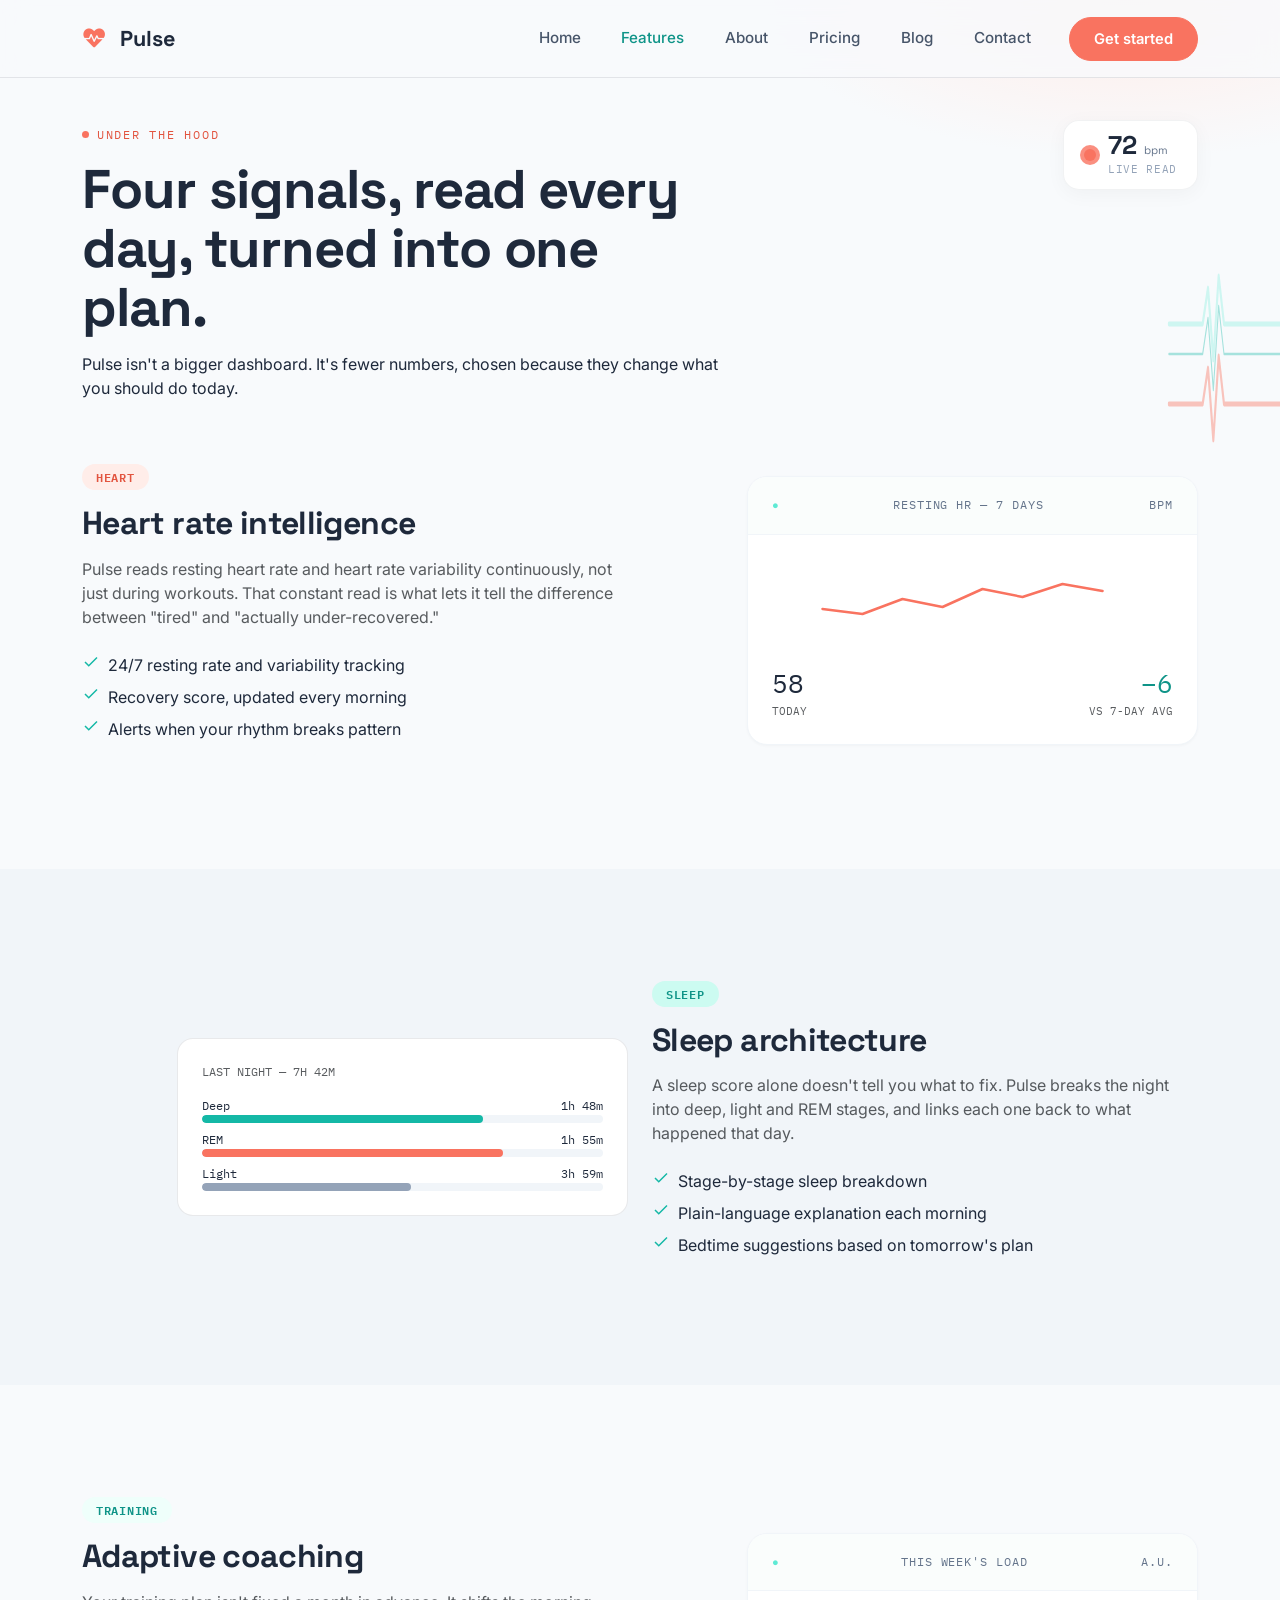
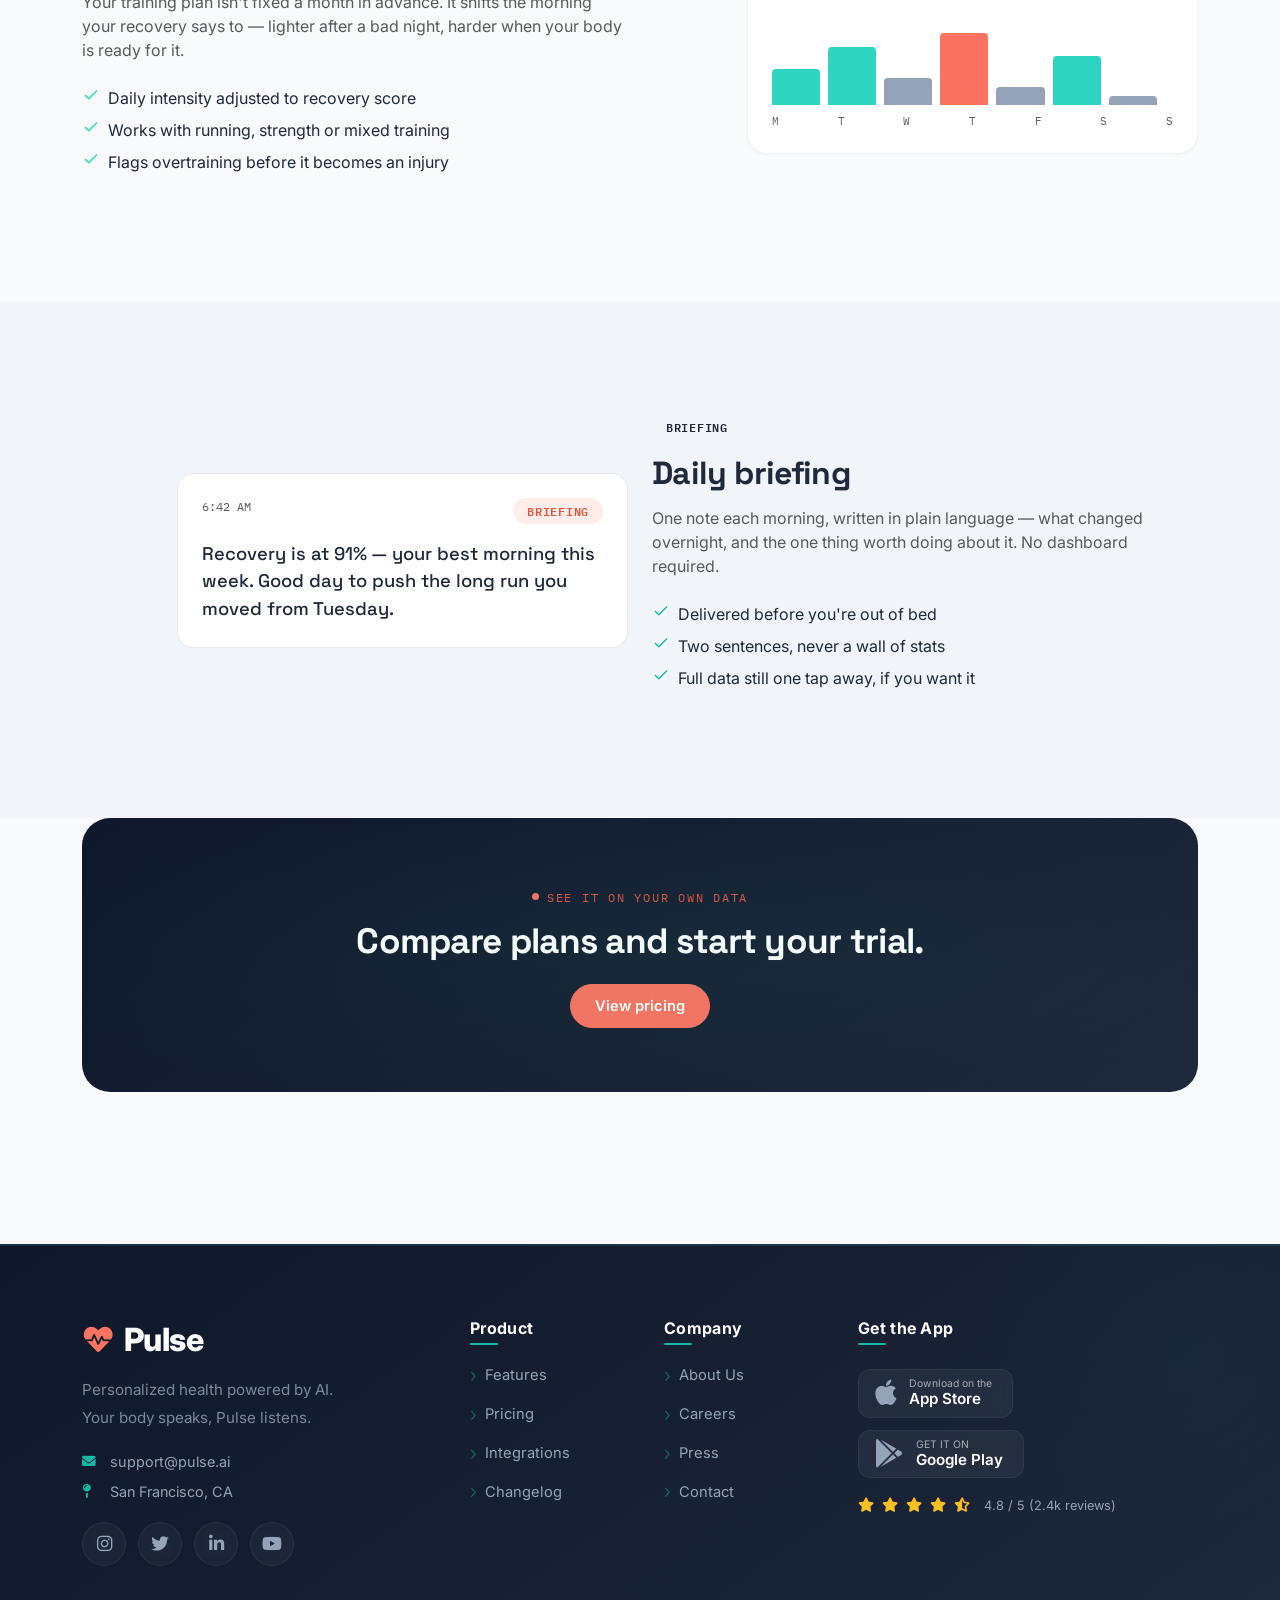
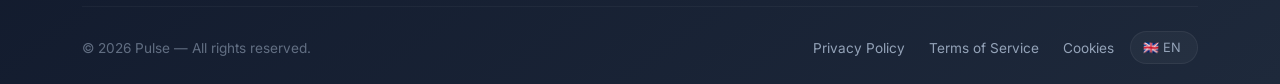
<file: features.html>
<!DOCTYPE html>
<html lang="en">
  <head>
    <meta charset="UTF-8" />
    <meta name="viewport" content="width=device-width, initial-scale=1.0" />
    <title>Pulse — Health intelligence that learns your rhythm</title>
    <meta
      name="description"
      content="Pulse turns your heart rate, sleep and activity into a daily plan that adapts to you — not the other way around." />

    <link rel="preconnect" href="https://fonts.googleapis.com" />
    <link
      rel="stylesheet"
      href="https://cdnjs.cloudflare.com/ajax/libs/font-awesome/6.0.0-beta3/css/all.min.css" />
    <link
      href="https://fonts.googleapis.com/css2?family=Space+Grotesk:wght@500;700&family=Inter:wght@400;500;600&family=IBM+Plex+Mono:wght@400;500;600&display=swap"
      rel="stylesheet" />
    <link
      href="https://cdn.jsdelivr.net/npm/bootstrap@5.3.3/dist/css/bootstrap.min.css"
      rel="stylesheet" />
    <link href="style.css" rel="stylesheet" />
  </head>
  <body>
    <!--  NAVBAR  -->
    <nav class="navbar navbar-expand-lg navbar-pulse fixed-top">
      <div class="container">
        <a class="navbar-brand" href="index.html"
          ><i class="fas fa-heartbeat"></i>Pulse</a
        >
        <button
          class="navbar-toggler"
          type="button"
          data-bs-toggle="collapse"
          data-bs-target="#navMain"
          aria-controls="navMain"
          aria-expanded="false"
          aria-label="Toggle navigation">
          <span class="navbar-toggler-icon"></span>
        </button>
        <div class="collapse navbar-collapse" id="navMain">
          <ul class="navbar-nav ms-auto align-items-lg-center gap-lg-1">
            <li class="nav-item">
              <a class="nav-link" href="index.html">Home</a>
            </li>
            <li class="nav-item">
              <a class="nav-link active" href="features.html">Features</a>
            </li>
            <li class="nav-item">
              <a class="nav-link" href="about.html">About</a>
            </li>
            <li class="nav-item">
              <a class="nav-link" href="pricing.html">Pricing</a>
            </li>

            <li class="nav-item">
              <a class="nav-link" href="blog.html">Blog</a>
            </li>
            <li class="nav-item">
              <a class="nav-link" href="contact.html">Contact</a>
            </li>
            <li class="nav-item ms-lg-3 mt-3 mt-lg-0">
              <a class="btn btn-coral" href="contact.html">Get started</a>
            </li>
          </ul>
        </div>
      </div>
    </nav>

    <header class="page-hero pulse-hero-ekg">
      <div class="pulse-ekg" aria-hidden="true">
        <svg class="layer-1" viewBox="0 0 2400 100" preserveAspectRatio="none">
          <polyline
            points="0,50 40,50 55,50 65,20 75,80 85,10 95,50 200,50 240,50 255,50 265,20 275,80 285,10 295,50 400,50 440,50 455,50 465,20 475,80 485,10 495,50 600,50 640,50 655,50 665,20 675,80 685,10 695,50 800,50 840,50 855,50 865,20 875,80 885,10 895,50 1000,50 1040,50 1055,50 1065,20 1075,80 1085,10 1095,50 1200,50 1240,50 1255,50 1265,20 1275,80 1285,10 1295,50 1400,50 1440,50 1455,50 1465,20 1475,80 1485,10 1495,50 1600,50 1640,50 1655,50 1665,20 1675,80 1685,10 1695,50 1800,50 1840,50 1855,50 1865,20 1875,80 1885,10 1895,50 2000,50 2040,50 2055,50 2065,20 2075,80 2085,10 2095,50 2200,50 2240,50 2255,50 2265,20 2275,80 2285,10 2295,50 2400,50"
            fill="none"
            stroke="#F97360"
            stroke-width="2.4"
            stroke-linecap="round"
            stroke-linejoin="round" />
        </svg>
        <svg class="layer-2" viewBox="0 0 2400 100" preserveAspectRatio="none">
          <polyline
            points="0,50 40,50 55,50 65,20 75,80 85,10 95,50 200,50 240,50 255,50 265,20 275,80 285,10 295,50 400,50 440,50 455,50 465,20 475,80 485,10 495,50 600,50 640,50 655,50 665,20 675,80 685,10 695,50 800,50 840,50 855,50 865,20 875,80 885,10 895,50 1000,50 1040,50 1055,50 1065,20 1075,80 1085,10 1095,50 1200,50 1240,50 1255,50 1265,20 1275,80 1285,10 1295,50 1400,50 1440,50 1455,50 1465,20 1475,80 1485,10 1495,50 1600,50 1640,50 1655,50 1665,20 1675,80 1685,10 1695,50 1800,50 1840,50 1855,50 1865,20 1875,80 1885,10 1895,50 2000,50 2040,50 2055,50 2065,20 2075,80 2085,10 2095,50 2200,50 2240,50 2255,50 2265,20 2275,80 2285,10 2295,50 2400,50"
            fill="none"
            stroke="#14B8A6"
            stroke-width="2"
            stroke-linecap="round"
            stroke-linejoin="round" />
        </svg>
        <svg class="layer-3" viewBox="0 0 2400 100" preserveAspectRatio="none">
          <polyline
            points="0,50 40,50 55,50 65,20 75,80 85,10 95,50 200,50 240,50 255,50 265,20 275,80 285,10 295,50 400,50 440,50 455,50 465,20 475,80 485,10 495,50 600,50 640,50 655,50 665,20 675,80 685,10 695,50 800,50 840,50 855,50 865,20 875,80 885,10 895,50 1000,50 1040,50 1055,50 1065,20 1075,80 1085,10 1095,50 1200,50 1240,50 1255,50 1265,20 1275,80 1285,10 1295,50 1400,50 1440,50 1455,50 1465,20 1475,80 1485,10 1495,50 1600,50 1640,50 1655,50 1665,20 1675,80 1685,10 1695,50 1800,50 1840,50 1855,50 1865,20 1875,80 1885,10 1895,50 2000,50 2040,50 2055,50 2065,20 2075,80 2085,10 2095,50 2200,50 2240,50 2255,50 2265,20 2275,80 2285,10 2295,50 2400,50"
            fill="none"
            stroke="#5EEAD4"
            stroke-width="2"
            stroke-linecap="round"
            stroke-linejoin="round" />
        </svg>
      </div>

      <div class="container">
        <div
          class="d-flex flex-wrap justify-content-between align-items-start gap-4">
          <div style="max-width: 40rem">
            <span class="eyebrow">Under the hood</span>
            <h1
              class="mt-3 mb-3"
              style="font-size: clamp(2.2rem, 4.5vw, 3.4rem)">
              Four signals, read every day, turned into one plan.
            </h1>
            <p class="lede mb-0">
              Pulse isn't a bigger dashboard. It's fewer numbers, chosen because
              they change what you should do today.
            </p>
          </div>
          <div class="bpm-badge d-none d-sm-flex">
            <span class="bpm-dot"></span>
            <div>
              <div class="bpm-num">72 <small>bpm</small></div>
              <div class="bpm-lbl">live read</div>
            </div>
          </div>
        </div>
      </div>
    </header>

    <!-- FEATURE 1 — Heart (Coral) -->
    <section class="section pt-0">
      <div class="container">
        <div class="row align-items-center gy-5">
          <div class="col-lg-6">
            <span class="badge-pulse">Heart</span>
            <h2 class="mt-3 mb-3" style="font-size: 2rem">
              Heart rate intelligence
            </h2>
            <p class="text-muted mb-4">
              Pulse reads resting heart rate and heart rate variability
              continuously, not just during workouts. That constant read is what
              lets it tell the difference between "tired" and "actually
              under-recovered."
            </p>
            <ul class="list-unstyled d-flex flex-column gap-2">
              <li class="d-flex gap-2">
                <svg
                  width="18"
                  height="18"
                  viewBox="0 0 24 24"
                  fill="none"
                  stroke="#14B8A6"
                  stroke-width="2">
                  <path d="M4 12l5 5 11-11" />
                </svg>
                24/7 resting rate and variability tracking
              </li>
              <li class="d-flex gap-2">
                <svg
                  width="18"
                  height="18"
                  viewBox="0 0 24 24"
                  fill="none"
                  stroke="#14B8A6"
                  stroke-width="2">
                  <path d="M4 12l5 5 11-11" />
                </svg>
                Recovery score, updated every morning
              </li>
              <li class="d-flex gap-2">
                <svg
                  width="18"
                  height="18"
                  viewBox="0 0 24 24"
                  fill="none"
                  stroke="#14B8A6"
                  stroke-width="2">
                  <path d="M4 12l5 5 11-11" />
                </svg>
                Alerts when your rhythm breaks pattern
              </li>
            </ul>
          </div>
          <div class="col-lg-5 offset-lg-1">
            <div class="card-mono">
              <div class="head">
                <span>Resting HR — 7 days</span><span>bpm</span>
              </div>
              <div class="p-4">
                <svg viewBox="0 0 300 90" width="100%" height="90">
                  <polyline
                    points="0,50 40,55 80,40 120,48 160,30 200,38 240,25 280,32"
                    fill="none"
                    stroke="#F97360"
                    stroke-width="2.5"
                    stroke-linecap="round"
                    stroke-linejoin="round" />
                </svg>
                <div class="d-flex justify-content-between mt-3">
                  <div>
                    <div class="mono" style="font-size: 1.6rem">58</div>
                    <div class="text-muted mono" style="font-size: 0.7rem">
                      TODAY
                    </div>
                  </div>
                  <div class="text-end">
                    <div class="up mono" style="font-size: 1.6rem">−6</div>
                    <div class="text-muted mono" style="font-size: 0.7rem">
                      VS 7-DAY AVG
                    </div>
                  </div>
                </div>
              </div>
            </div>
          </div>
        </div>
      </div>
    </section>

    <!-- FEATURE 2 — Sleep (Teal) -->
    <section class="section section-alt">
      <div class="container">
        <div class="row align-items-center gy-5 flex-lg-row-reverse">
          <div class="col-lg-6">
            <span class="badge-pulse teal">Sleep</span>
            <h2 class="mt-3 mb-3" style="font-size: 2rem">
              Sleep architecture
            </h2>
            <p class="text-muted mb-4">
              A sleep score alone doesn't tell you what to fix. Pulse breaks the
              night into deep, light and REM stages, and links each one back to
              what happened that day.
            </p>
            <ul class="list-unstyled d-flex flex-column gap-2">
              <li class="d-flex gap-2">
                <svg
                  width="18"
                  height="18"
                  viewBox="0 0 24 24"
                  fill="none"
                  stroke="#14B8A6"
                  stroke-width="2">
                  <path d="M4 12l5 5 11-11" />
                </svg>
                Stage-by-stage sleep breakdown
              </li>
              <li class="d-flex gap-2">
                <svg
                  width="18"
                  height="18"
                  viewBox="0 0 24 24"
                  fill="none"
                  stroke="#14B8A6"
                  stroke-width="2">
                  <path d="M4 12l5 5 11-11" />
                </svg>
                Plain-language explanation each morning
              </li>
              <li class="d-flex gap-2">
                <svg
                  width="18"
                  height="18"
                  viewBox="0 0 24 24"
                  fill="none"
                  stroke="#14B8A6"
                  stroke-width="2">
                  <path d="M4 12l5 5 11-11" />
                </svg>
                Bedtime suggestions based on tomorrow's plan
              </li>
            </ul>
          </div>
          <div class="col-lg-5 offset-lg-1">
            <div
              class="p-4 bg-white rounded-4"
              style="border: 1px solid var(--line)">
              <div class="mono text-muted mb-3" style="font-size: 0.75rem">
                LAST NIGHT — 7H 42M
              </div>
              <div class="d-flex flex-column gap-2">
                <div>
                  <div
                    class="d-flex justify-content-between mono"
                    style="font-size: 0.75rem">
                    <span>Deep</span><span>1h 48m</span>
                  </div>
                  <div class="bar-track">
                    <div class="bar-fill" style="width: 70%"></div>
                  </div>
                </div>
                <div>
                  <div
                    class="d-flex justify-content-between mono"
                    style="font-size: 0.75rem">
                    <span>REM</span><span>1h 55m</span>
                  </div>
                  <div class="bar-track">
                    <div class="bar-fill coral" style="width: 75%"></div>
                  </div>
                </div>
                <div>
                  <div
                    class="d-flex justify-content-between mono"
                    style="font-size: 0.75rem">
                    <span>Light</span><span>3h 59m</span>
                  </div>
                  <div class="bar-track">
                    <div
                      class="bar-fill"
                      style="width: 52%; background: var(--slate-light)"></div>
                  </div>
                </div>
              </div>
            </div>
          </div>
        </div>
      </div>
    </section>

    <!-- FEATURE 3 — Training (Mint) -->
    <section class="section">
      <div class="container">
        <div class="row align-items-center gy-5">
          <div class="col-lg-6">
            <span
              class="badge-pulse"
              style="background: var(--mint-soft); color: #0f9488"
              >Training</span
            >
            <h2 class="mt-3 mb-3" style="font-size: 2rem">Adaptive coaching</h2>
            <p class="text-muted mb-4">
              Your training plan isn't fixed a month in advance. It shifts the
              morning your recovery says to — lighter after a bad night, harder
              when your body is ready for it.
            </p>
            <ul class="list-unstyled d-flex flex-column gap-2">
              <li class="d-flex gap-2">
                <svg
                  width="18"
                  height="18"
                  viewBox="0 0 24 24"
                  fill="none"
                  stroke="#2DD4BF"
                  stroke-width="2">
                  <path d="M4 12l5 5 11-11" />
                </svg>
                Daily intensity adjusted to recovery score
              </li>
              <li class="d-flex gap-2">
                <svg
                  width="18"
                  height="18"
                  viewBox="0 0 24 24"
                  fill="none"
                  stroke="#2DD4BF"
                  stroke-width="2">
                  <path d="M4 12l5 5 11-11" />
                </svg>
                Works with running, strength or mixed training
              </li>
              <li class="d-flex gap-2">
                <svg
                  width="18"
                  height="18"
                  viewBox="0 0 24 24"
                  fill="none"
                  stroke="#2DD4BF"
                  stroke-width="2">
                  <path d="M4 12l5 5 11-11" />
                </svg>
                Flags overtraining before it becomes an injury
              </li>
            </ul>
          </div>
          <div class="col-lg-5 offset-lg-1">
            <div class="card-mono">
              <div class="head">
                <span>This week's load</span><span>a.u.</span>
              </div>
              <div class="p-4">
                <div class="d-flex align-items-end gap-2" style="height: 90px">
                  <div
                    style="
                      width: 12%;
                      height: 40%;
                      background: #2dd4bf;
                      border-radius: 4px 4px 0 0;
                    "></div>
                  <div
                    style="
                      width: 12%;
                      height: 65%;
                      background: #2dd4bf;
                      border-radius: 4px 4px 0 0;
                    "></div>
                  <div
                    style="
                      width: 12%;
                      height: 30%;
                      background: var(--slate-light);
                      border-radius: 4px 4px 0 0;
                    "></div>
                  <div
                    style="
                      width: 12%;
                      height: 80%;
                      background: #f97360;
                      border-radius: 4px 4px 0 0;
                    "></div>
                  <div
                    style="
                      width: 12%;
                      height: 20%;
                      background: var(--slate-light);
                      border-radius: 4px 4px 0 0;
                    "></div>
                  <div
                    style="
                      width: 12%;
                      height: 55%;
                      background: #2dd4bf;
                      border-radius: 4px 4px 0 0;
                    "></div>
                  <div
                    style="
                      width: 12%;
                      height: 10%;
                      background: var(--slate-light);
                      border-radius: 4px 4px 0 0;
                    "></div>
                </div>
                <div
                  class="d-flex justify-content-between mt-2 mono text-muted"
                  style="font-size: 0.68rem">
                  <span>M</span><span>T</span><span>W</span><span>T</span
                  ><span>F</span><span>S</span><span>S</span>
                </div>
              </div>
            </div>
          </div>
        </div>
      </div>
    </section>

    <!-- FEATURE 4 — Briefing (Neutral / Ink) -->
    <section class="section section-alt">
      <div class="container">
        <div class="row align-items-center gy-5 flex-lg-row-reverse">
          <div class="col-lg-6">
            <span
              class="badge-pulse"
              style="background: var(--paper-alt); color: var(--ink)"
              >Briefing</span
            >
            <h2 class="mt-3 mb-3" style="font-size: 2rem">Daily briefing</h2>
            <p class="text-muted mb-4">
              One note each morning, written in plain language — what changed
              overnight, and the one thing worth doing about it. No dashboard
              required.
            </p>
            <ul class="list-unstyled d-flex flex-column gap-2">
              <li class="d-flex gap-2">
                <svg
                  width="18"
                  height="18"
                  viewBox="0 0 24 24"
                  fill="none"
                  stroke="#14B8A6"
                  stroke-width="2">
                  <path d="M4 12l5 5 11-11" />
                </svg>
                Delivered before you're out of bed
              </li>
              <li class="d-flex gap-2">
                <svg
                  width="18"
                  height="18"
                  viewBox="0 0 24 24"
                  fill="none"
                  stroke="#14B8A6"
                  stroke-width="2">
                  <path d="M4 12l5 5 11-11" />
                </svg>
                Two sentences, never a wall of stats
              </li>
              <li class="d-flex gap-2">
                <svg
                  width="18"
                  height="18"
                  viewBox="0 0 24 24"
                  fill="none"
                  stroke="#14B8A6"
                  stroke-width="2">
                  <path d="M4 12l5 5 11-11" />
                </svg>
                Full data still one tap away, if you want it
              </li>
            </ul>
          </div>
          <div class="col-lg-5 offset-lg-1">
            <div
              class="p-4 bg-white rounded-4"
              style="border: 1px solid var(--line)">
              <div class="d-flex justify-content-between mb-3">
                <span class="mono text-muted" style="font-size: 0.75rem"
                  >6:42 AM</span
                >
                <span class="badge-pulse">Briefing</span>
              </div>
              <p
                class="mb-0"
                style="
                  font-family: 'Space Grotesk', sans-serif;
                  font-size: 1.15rem;
                  font-weight: 500;
                ">
                Recovery is at 91% — your best morning this week. Good day to
                push the long run you moved from Tuesday.
              </p>
            </div>
          </div>
        </div>
      </div>
    </section>

    <section class="section pt-0">
      <div class="container">
        <div class="cta-band on-ink">
          <span class="eyebrow justify-content-center"
            >See it on your own data</span
          >
          <h2 class="mt-3 mb-4" style="font-size: 2.2rem; color: #fff">
            Compare plans and start your trial.
          </h2>
          <a href="pricing.html" class="btn btn-coral btn-lg">View pricing</a>
        </div>
      </div>
    </section>

    <!--  LUXURY FOOTER  -->
    <footer class="footer-pulse">
      <div class="container">
        <div class="row g-5">
          <!-- Brand Column -->
          <div class="col-lg-4 col-md-6">
            <div class="brand-foot"><i class="fas fa-heartbeat"></i> Pulse</div>
            <p class="tagline">
              Personalized health powered by AI. Your body speaks, Pulse
              listens.
            </p>
            <div class="contact-info">
              <a href="#"><i class="fas fa-envelope"></i> support@pulse.ai</a>
              <a href="#"><i class="fas fa-map-pin"></i> San Francisco, CA</a>
            </div>
            <div class="social-links">
              <a href="#" aria-label="Instagram"
                ><i class="fab fa-instagram"></i
              ></a>
              <a href="#" aria-label="Twitter"
                ><i class="fab fa-twitter"></i
              ></a>
              <a href="#" aria-label="LinkedIn"
                ><i class="fab fa-linkedin-in"></i
              ></a>
              <a href="#" aria-label="YouTube"
                ><i class="fab fa-youtube"></i
              ></a>
            </div>
          </div>

          <!-- Quick Links -->
          <div class="col-lg-2 col-md-6">
            <h6>Product</h6>
            <ul class="footer-links">
              <li><a href="#">Features</a></li>
              <li><a href="#">Pricing</a></li>
              <li><a href="#">Integrations</a></li>
              <li><a href="#">Changelog</a></li>
            </ul>
          </div>

          <!-- Company Links -->
          <div class="col-lg-2 col-md-6">
            <h6>Company</h6>
            <ul class="footer-links">
              <li><a href="#">About Us</a></li>
              <li><a href="#">Careers</a></li>
              <li><a href="#">Press</a></li>
              <li><a href="#">Contact</a></li>
            </ul>
          </div>

          <!-- App & Ratings -->
          <div class="col-lg-4 col-md-6">
            <h6>Get the App</h6>
            <div class="app-badges">
              <a href="#" class="app-badge-link">
                <i class="fab fa-apple"></i>
                <div class="app-text">
                  <small>Download on the</small>
                  <span>App Store</span>
                </div>
              </a>
              <a href="#" class="app-badge-link">
                <i class="fab fa-google-play"></i>
                <div class="app-text">
                  <small>GET IT ON</small>
                  <span>Google Play</span>
                </div>
              </a>
            </div>
            <div class="rating">
              <div class="stars">
                <i class="fas fa-star"></i>
                <i class="fas fa-star"></i>
                <i class="fas fa-star"></i>
                <i class="fas fa-star"></i>
                <i class="fas fa-star-half-alt"></i>
              </div>
              <span>4.8 / 5 (2.4k reviews)</span>
            </div>
          </div>
        </div>

        <!-- Bottom Bar -->
        <div class="footer-bottom">
          <span class="copy"> &copy; 2026 Pulse — All rights reserved. </span>
          <div class="d-flex align-items-center gap-3 flex-wrap">
            <div class="legal-links">
              <a href="#">Privacy Policy</a>
              <a href="#">Terms of Service</a>
              <a href="#">Cookies</a>
            </div>
            <select class="lang-select" aria-label="Language selector">
              <option value="en" selected>🇬🇧 EN</option>
              <option value="es">🇪🇸 ES</option>
              <option value="fr">🇫🇷 FR</option>
              <option value="de">🇩🇪 DE</option>
            </select>
          </div>
        </div>
      </div>
    </footer>

    <!-- SCRIPTS -->
    <script src="https://cdn.jsdelivr.net/npm/bootstrap@5.3.2/dist/js/bootstrap.bundle.min.js"></script>
  </body>
</html>
</file>
<file: style.css>
/* ==========================================================================
   PULSE — Design System
   Palette: Teal & Mint  |  Primary #14B8A6 · Secondary #5EEAD4 · Accent #F97360
   Type: Space Grotesk (display) · Inter (body) · IBM Plex Mono (data)
   ========================================================================== */

/* :root {
  --paper: #f8fafc;
  --paper-alt: #f1f5f9;
  --white: #ffffff;

  --ink: #1e293b;
  --ink-soft: #475569;
  --slate: #64748b;
  --slate-light: #94a3b8;

  --teal: #14b8a6;
  --teal-dark: #0f9488;
  --teal-soft: #ccfbf1;

  --mint: #5eead4;
  --mint-dark: #2dd4bf;
  --mint-soft: #effffb;

  --coral: #f97360;
  --coral-dark: #e2543f;
  --coral-soft: #ffede9;

  --line: rgba(30, 41, 59, 0.1);
  --line-soft: rgba(30, 41, 59, 0.06);

  --radius: 14px;
  --radius-lg: 28px;
  --ease: cubic-bezier(0.22, 1, 0.36, 1);
} */
:root {
  --paper: #f8fafc;
  --paper-alt: #f1f5f9;
  --white: #ffffff;

  --ink: #1e293b;
  --ink-soft: #475569;
  --slate: #64748b;
  --slate-light: #94a3b8;

  /* 🔥 اضافه کن: */
  --medium-slate: #94a3b8; /* یا می‌تونی #8899aa استفاده کنی */
  --dark-slate: #64748b;

  --teal: #14b8a6;
  --teal-dark: #0f9488;
  --teal-soft: #ccfbf1;

  --mint: #5eead4;
  --mint-dark: #2dd4bf;
  --mint-soft: #effffb;

  --coral: #f97360;
  --coral-dark: #e2543f;
  --coral-soft: #ffede9;

  --line: rgba(30, 41, 59, 0.1);
  --line-soft: rgba(30, 41, 59, 0.06);

  --radius: 14px;
  --radius-lg: 28px;
  --ease: cubic-bezier(0.22, 1, 0.36, 1);
  --signal: #6366f1;
  --signal-dark: #4f46e5;
  --signal-soft: #eef2ff;
  /* 🔥 اضافه کن: */
  --transition: all 0.3s cubic-bezier(0.22, 1, 0.36, 1);
  --font: "Inter", -apple-system, BlinkMacSystemFont, sans-serif;
}
* {
  box-sizing: border-box;
}
html, body {
    max-width: 100%;
    overflow-x: hidden;
}
html {
  scroll-behavior: smooth;
}

body {
  font-family: "Inter", sans-serif;
  color: var(--ink);
  background: var(--paper);
  -webkit-font-smoothing: antialiased;
  overflow-x: hidden;
}

h1,
h2,
h3,
h4,
.display {
  font-family: "Space Grotesk", sans-serif;
  font-weight: 700;
  letter-spacing: -0.02em;
  line-height: 1.08;
  color: var(--ink);
}
.mono {
  font-family: "IBM Plex Mono", monospace;
}

.eyebrow {
  font-family: "IBM Plex Mono", monospace;
  font-size: 0.78rem;
  letter-spacing: 0.14em;
  text-transform: uppercase;
  color: var(--coral-dark);
  display: inline-flex;
  align-items: center;
  gap: 0.5rem;
}
.eyebrow::before {
  content: "";
  width: 7px;
  height: 7px;
  background: var(--coral);
  border-radius: 50%;
  display: inline-block;
  animation: blip 1.6s var(--ease) infinite;
}
@keyframes blip {
  0%,
  100% {
    transform: scale(1);
    opacity: 1;
  }
  50% {
    transform: scale(1.6);
    opacity: 0.45;
  }
}

a {
  text-decoration: none;
}
::selection {
  background: var(--teal);
  color: #fff;
}
:focus-visible {
  outline: 2px solid var(--teal);
  outline-offset: 3px;
}

@media (prefers-reduced-motion: reduce) {
  * {
    animation-duration: 0.01ms !important;
    animation-iteration-count: 1 !important;
    transition-duration: 0.01ms !important;
    scroll-behavior: auto !important;
  }
}

/* ---------- Layout ---------- */
.section {
  padding: 7rem 0;
}
@media (max-width: 767.98px) {
  .section {
    padding: 4.5rem 0;
  }
}
.section-alt {
  background: var(--paper-alt);
}
.container-narrow {
  max-width: 960px;
}

/* ---------- Navbar ---------- */
.navbar-pulse {
  background: rgba(248, 250, 252, 0.85);
  backdrop-filter: blur(14px) saturate(160%);
  -webkit-backdrop-filter: blur(14px) saturate(160%);
  border-bottom: 1px solid var(--line);
  padding: 1.05rem 0;
  transition: padding 0.3s var(--ease), box-shadow 0.3s var(--ease);
}
.navbar-pulse .navbar-brand {
  font-family: "Space Grotesk", sans-serif;
  font-weight: 700;
  font-size: 1.35rem;
  color: var(--ink);
  display: flex;
  align-items: center;
  gap: 0.5rem;
}
.navbar-pulse .navbar-brand .dot {
  width: 9px;
  height: 9px;
  border-radius: 50%;
  background: var(--coral);
  box-shadow: 0 0 0 4px var(--coral-soft);
}
.navbar-pulse .navbar-brand i {
  color: var(--coral);
  margin-right: 6px;
}
.navbar-pulse .nav-link {
  color: var(--ink-soft) !important;
  font-size: 0.95rem;
  font-weight: 500;
  margin: 0 0.65rem;
  transition: color 0.2s;
}
.navbar-pulse .nav-link:hover,
.navbar-pulse .nav-link.active {
  color: var(--teal-dark) !important;
}
.navbar-toggler {
  border: 1px solid var(--line) !important;
}

/* ---------- Buttons ---------- */
.btn-coral {
  background: var(--coral);
  color: #fff;
  border: 1px solid var(--coral);
  border-radius: 999px;
  padding: 0.62rem 1.5rem;
  font-weight: 600;
  font-size: 0.92rem;
  transition: transform 0.25s var(--ease), background 0.25s, box-shadow 0.25s;
}
.btn-coral:hover {
  background: var(--coral-dark);
  color: #fff;
  transform: translateY(-2px);
  box-shadow: 0 12px 26px -10px rgba(249, 115, 96, 0.5);
}
.btn-outline-pulse {
  background: transparent;
  color: var(--ink);
  border: 1px solid var(--line);
  border-radius: 999px;
  padding: 0.6rem 1.4rem;
  font-weight: 600;
  font-size: 0.92rem;
  transition: all 0.25s var(--ease);
}
.btn-outline-pulse:hover {
  border-color: var(--ink);
  background: var(--paper-alt);
}
.btn-teal {
  background: var(--teal);
  color: #fff;
  border: 1px solid var(--teal);
  border-radius: 999px;
  padding: 0.62rem 1.5rem;
  font-weight: 600;
  font-size: 0.92rem;
  transition: all 0.25s var(--ease);
}
.btn-teal:hover {
  background: var(--teal-dark);
  color: #fff;
  transform: translateY(-2px);
}
.btn-ink {
  background: var(--ink);
  color: #fff;
  border: 1px solid var(--ink);
  border-radius: 999px;
  padding: 0.62rem 1.5rem;
  font-weight: 600;
  font-size: 0.92rem;
  transition: all 0.25s var(--ease);
}
.btn-ink:hover {
  background: #0f172a;
  color: #fff;
  transform: translateY(-2px);
}

/* ---------- Hero ---------- */
.hero {
  position: relative;
  background: var(--paper);
  padding: 9.5rem 0 5rem;
  overflow: hidden;
}
.hero::before {
  content: "";
  position: absolute;
  inset: 0;
  background: radial-gradient(
      46% 42% at 88% 6%,
      var(--coral-soft),
      transparent 62%
    ),
    radial-gradient(38% 38% at 4% 92%, var(--teal-soft), transparent 62%);
  pointer-events: none;
}
.hero-content {
  position: relative;
  z-index: 2;
}
.hero h1 {
  font-size: clamp(2.6rem, 5.4vw, 4.4rem);
}
.hero h1 em {
  font-style: normal;
  color: var(--coral);
}
.hero .lede {
  font-size: 1.16rem;
  color: var(--ink-soft);
  max-width: 34rem;
}

/* ---------- Signature: Circadian Dial ---------- */
.dial-wrap {
  position: relative;
  display: flex;
  align-items: center;
  justify-content: center;
}
.dial-wrap svg {
  width: 100%;
  max-width: 380px;
  height: auto;
}
.dial-center {
  position: absolute;
  top: 50%;
  left: 50%;
  transform: translate(-50%, -50%);
  text-align: center;
}
.dial-center .t {
  font-family: "IBM Plex Mono", monospace;
  font-size: 0.7rem;
  letter-spacing: 0.08em;
  text-transform: uppercase;
  color: var(--slate);
}
.dial-center .n {
  font-family: "Space Grotesk", sans-serif;
  font-weight: 700;
  font-size: 1.55rem;
}
.dial-legend {
  display: flex;
  flex-wrap: wrap;
  gap: 0.9rem 1.4rem;
  justify-content: center;
  margin-top: 1.4rem;
}
.dial-legend span {
  display: inline-flex;
  align-items: center;
  gap: 0.45rem;
  font-size: 0.8rem;
  color: var(--ink-soft);
  font-family: "IBM Plex Mono", monospace;
}
.dial-legend i {
  width: 9px;
  height: 9px;
  border-radius: 2px;
  display: inline-block;
}
/* ============================================
   CIRCADIAN DIAL - Premium Animation System
   ============================================ */

.dial-wrap {
  position: relative;
  display: flex;
  align-items: center;
  justify-content: center;
}

/* --- SVG Core --- */
.circadian-dial {
  width: 100%;
  max-width: 380px;
  height: auto;
  animation: dialFloat 6s ease-in-out infinite;
}

/* انیمیشن شناوری نرم */
@keyframes dialFloat {
  0%,
  100% {
    transform: translateY(0px) rotate(0deg);
  }
  25% {
    transform: translateY(-8px) rotate(1deg);
  }
  75% {
    transform: translateY(4px) rotate(-1deg);
  }
}

/* --- حلقه پس‌زمینه --- */
.dial-bg {
  transition: stroke 0.6s var(--ease);
}

/* --- حلقه‌های سگمنت --- */
.dial-rings {
  animation: slowRotate 40s linear infinite;
  transform-origin: 100px 100px;
}

@keyframes slowRotate {
  from {
    transform: rotate(-90deg);
  }
  to {
    transform: rotate(270deg);
  } /* یه دور کامل */
}

/* سگمنت‌ها - پر شدن تدریجی */
.dial-segment {
  transition: stroke-dashoffset 1.8s cubic-bezier(0.22, 1, 0.36, 1);
}

/* حالت اولیه - مخفی (برای انیمیشن لود) */
.dial-segment.segment-sleep {
  stroke-dashoffset: 125.6; /* پر نشده */
  animation: fillSegment 2s 0.2s cubic-bezier(0.22, 1, 0.36, 1) forwards;
}

.dial-segment.segment-rise {
  stroke-dashoffset: 94.2;
  animation: fillSegmentRise 2s 0.6s cubic-bezier(0.22, 1, 0.36, 1) forwards;
}

.dial-segment.segment-peak {
  stroke-dashoffset: 94.2;
  animation: fillSegmentPeak 2s 1s cubic-bezier(0.22, 1, 0.36, 1) forwards;
}

.dial-segment.segment-winddown {
  stroke-dashoffset: 188.4;
  animation: fillSegmentWind 2s 1.4s cubic-bezier(0.22, 1, 0.36, 1) forwards;
}

@keyframes fillSegment {
  to {
    stroke-dashoffset: 0;
  }
}

@keyframes fillSegmentRise {
  to {
    stroke-dashoffset: -126;
  }
}

@keyframes fillSegmentPeak {
  to {
    stroke-dashoffset: -220;
  }
}

@keyframes fillSegmentWind {
  to {
    stroke-dashoffset: -314;
  }
}

/* --- هاله تنفسی (Breathing Glow) --- */
.breathing-glow {
  animation: breatheGlow 3s ease-in-out infinite;
}

@keyframes breatheGlow {
  0%,
  100% {
    opacity: 0;
    stroke-width: 2;
    r: 80;
  }
  50% {
    opacity: 0.6;
    stroke-width: 4;
    r: 86;
  }
}

/* --- مرکز دایره --- */
.dial-center {
  position: absolute;
  top: 50%;
  left: 50%;
  transform: translate(-50%, -50%);
  text-align: center;
  z-index: 2;
}

.dial-center .t {
  font-family: "IBM Plex Mono", monospace;
  font-size: 0.7rem;
  letter-spacing: 0.08em;
  text-transform: uppercase;
  color: var(--slate);
  opacity: 0;
  animation: fadeInUp 0.8s 1.8s var(--ease) forwards;
}

.dial-center .n {
  font-family: "Space Grotesk", sans-serif;
  font-weight: 700;
  font-size: 2rem; /* کمی بزرگتر */
  background: linear-gradient(135deg, var(--teal), var(--mint));
  -webkit-background-clip: text;
  -webkit-text-fill-color: transparent;
  background-clip: text;
  opacity: 0;
  animation: fadeInScale 0.8s 2s var(--ease) forwards;
}

@keyframes fadeInUp {
  from {
    opacity: 0;
    transform: translateY(8px);
  }
  to {
    opacity: 1;
    transform: translateY(0);
  }
}

@keyframes fadeInScale {
  from {
    opacity: 0;
    transform: scale(0.8);
  }
  to {
    opacity: 1;
    transform: scale(1);
  }
}

/* --- لِجِند --- */
.dial-legend {
  display: flex;
  flex-wrap: wrap;
  gap: 0.9rem 1.4rem;
  justify-content: center;
  margin-top: 1.4rem;
  opacity: 0;
  animation: fadeInUp 0.8s 2.4s var(--ease) forwards;
}

.dial-legend span {
  display: inline-flex;
  align-items: center;
  gap: 0.45rem;
  font-size: 0.8rem;
  color: var(--ink-soft);
  font-family: "IBM Plex Mono", monospace;
  transition: color 0.3s;
}

.dial-legend span:hover {
  color: var(--ink);
}

.dial-legend i {
  width: 9px;
  height: 9px;
  border-radius: 2px;
  display: inline-block;
  transition: transform 0.3s, box-shadow 0.3s;
}

.dial-legend span:hover i {
  transform: scale(1.5);
  box-shadow: 0 0 8px currentColor;
}

/* --- Hero بهبود یافته --- */
.hero {
  position: relative;
  background: var(--paper);
  padding: 9.5rem 0 5rem;
  overflow: hidden;
}

.hero::before {
  content: "";
  position: absolute;
  inset: 0;
  background: radial-gradient(
      46% 42% at 88% 6%,
      var(--coral-soft),
      transparent 62%
    ),
    radial-gradient(38% 38% at 4% 92%, var(--teal-soft), transparent 62%);
  pointer-events: none;
  animation: bgShift 12s ease-in-out infinite alternate;
}

@keyframes bgShift {
  0% {
    opacity: 0.8;
    transform: scale(1);
  }
  100% {
    opacity: 1;
    transform: scale(1.05);
  }
}

.hero-content {
  position: relative;
  z-index: 2;
}

.hero h1 {
  font-size: clamp(2.6rem, 5.4vw, 4.4rem);
}

.hero h1 em {
  font-style: normal;
  color: var(--coral);
}

.hero .lede {
  font-size: 1.16rem;
  color: var(--ink-soft);
  max-width: 34rem;
}

/* --- Responsive --- */
@media (max-width: 991px) {
  .circadian-dial {
    max-width: 300px;
  }

  .dial-center .n {
    font-size: 1.6rem;
  }
}
/* ---------- Signature: Rhythm Map ---------- */
.rhythm-map {
  background: var(--white);
  border: 1px solid var(--line);
  border-radius: var(--radius-lg);
  padding: 2.2rem 2rem 1.6rem;
  box-shadow: 0 30px 60px -34px rgba(30, 41, 59, 0.16);
}
.rhythm-track {
  position: relative;
  height: 64px;
  border-radius: 999px;
  overflow: hidden;
  background: linear-gradient(
    90deg,
    var(--paper-alt) 0%,
    var(--paper-alt) 25%,
    var(--mint-soft) 25%,
    var(--mint-soft) 44%,
    var(--coral-soft) 44%,
    var(--coral-soft) 58%,
    var(--teal-soft) 58%,
    var(--teal-soft) 75%,
    var(--paper-alt) 75%,
    var(--paper-alt) 100%
  );
  margin: 2.4rem 0 0.75rem;
}
.rhythm-pin {
  position: absolute;
  top: -2.6rem;
  transform: translateX(-50%);
  text-align: center;
  font-family: "IBM Plex Mono", monospace;
}
.rhythm-pin .dot {
  width: 10px;
  height: 10px;
  border-radius: 50%;
  background: var(--ink);
  margin: 0.3rem auto 0;
  box-shadow: 0 0 0 4px var(--white), 0 0 0 5px var(--line);
}
.rhythm-pin .lbl {
  font-size: 0.68rem;
  color: var(--ink-soft);
  white-space: nowrap;
}
.rhythm-pin .time {
  font-size: 0.68rem;
  color: var(--slate-light);
}
.rhythm-hours {
  display: flex;
  justify-content: space-between;
  font-family: "IBM Plex Mono", monospace;
  font-size: 0.68rem;
  color: var(--slate-light);
}

/* ---------- Stat strip ---------- */
.statline {
  border-top: 1px solid var(--line);
  border-bottom: 1px solid var(--line);
  background: var(--white);
}
.statline .stat {
  padding: 2.4rem 0;
}
.statline .num {
  font-family: "Space Grotesk", sans-serif;
  font-weight: 700;
  font-size: 2.3rem;
}
.statline .cap {
  color: var(--slate);
  font-size: 0.86rem;
  font-family: "IBM Plex Mono", monospace;
}

/* ---------- Cards ---------- */
.card-pulse {
  background: var(--white);
  border: 1px solid var(--line);
  border-radius: var(--radius);
  padding: 2.1rem;
  height: 100%;
  transition: transform 0.35s var(--ease), box-shadow 0.35s var(--ease),
    border-color 0.35s;
}
.card-pulse:hover {
  transform: translateY(-6px);
  box-shadow: 0 24px 48px -26px rgba(30, 41, 59, 0.2);
  border-color: transparent;
}
.icon-tile {
  width: 52px;
  height: 52px;
  border-radius: 14px;
  display: flex;
  align-items: center;
  justify-content: center;
  background: var(--paper-alt);
  margin-bottom: 1.4rem;
}
.icon-tile svg {
  width: 26px;
  height: 26px;
}

.card-mono {
  background: var(--white);
  border: 1px solid var(--line);
  border-radius: var(--radius-lg);
  box-shadow: 0 30px 60px -34px rgba(30, 41, 59, 0.16);
  overflow: hidden;
}
.card-mono .head {
  display: flex;
  justify-content: space-between;
  align-items: center;
  padding: 1.2rem 1.6rem;
  border-bottom: 1px solid var(--line);
}
.card-mono .head span {
  font-family: "IBM Plex Mono", monospace;
  font-size: 0.75rem;
  color: var(--slate);
  text-transform: uppercase;
  letter-spacing: 0.08em;
}
.row-mono {
  display: flex;
  justify-content: space-between;
  align-items: baseline;
  padding: 0.85rem 1.6rem;
  border-bottom: 1px dashed var(--line);
}
.row-mono:last-child {
  border-bottom: none;
}
.row-mono .label {
  color: var(--ink-soft);
  font-size: 0.88rem;
}
.row-mono .value {
  font-family: "IBM Plex Mono", monospace;
  font-size: 1.05rem;
  font-weight: 600;
}
.row-mono .value small {
  color: var(--slate-light);
  font-weight: 400;
  font-size: 0.72rem;
}
.up {
  color: var(--teal-dark);
}
.warn {
  color: var(--coral-dark);
}

.card-accent {
  border-radius: var(--radius);
  padding: 2rem;
  height: 100%;
}
.card-accent.teal {
  background: var(--teal-soft);
}
.card-accent.mint {
  background: var(--mint-soft);
}
.card-accent.coral {
  background: var(--coral-soft);
}

/* ---------- Step process ---------- */
.step {
  display: flex;
  gap: 1.5rem;
  padding: 2rem 0;
  border-top: 1px solid var(--line);
}
.step:last-child {
  border-bottom: 1px solid var(--line);
}
.step .index {
  font-family: "IBM Plex Mono", monospace;
  color: var(--coral-dark);
  font-size: 0.95rem;
  min-width: 2.5rem;
}

/* ---------- Testimonials ---------- */
.quote-card {
  background: var(--paper-alt);
  border-radius: var(--radius);
  padding: 2rem;
  height: 100%;
}
.quote-card .quote-mark {
  font-family: "Space Grotesk", sans-serif;
  font-size: 2.6rem;
  color: var(--coral);
  line-height: 1;
  display: block;
  margin-bottom: 0.4rem;
}
.avatar-mono {
  width: 42px;
  height: 42px;
  border-radius: 50%;
  background: var(--ink);
  color: #fff;
  display: flex;
  align-items: center;
  justify-content: center;
  font-family: "IBM Plex Mono", monospace;
  font-weight: 600;
  font-size: 0.85rem;
}

/* ---------- Badges ---------- */
.badge-pulse {
  font-family: "IBM Plex Mono", monospace;
  font-size: 0.72rem;
  letter-spacing: 0.06em;
  text-transform: uppercase;
  background: var(--coral-soft);
  color: var(--coral-dark);
  padding: 0.35rem 0.7rem;
  border-radius: 999px;
  display: inline-block;
}
.badge-pulse.teal {
  background: var(--teal-soft);
  color: var(--teal-dark);
}

/* ---------- Progress bars ---------- */
.bar-track {
  height: 8px;
  border-radius: 999px;
  background: var(--paper-alt);
  overflow: hidden;
}
.bar-fill {
  height: 100%;
  border-radius: 999px;
  background: var(--teal);
}
.bar-fill.coral {
  background: var(--coral);
}
.bar-fill.mint {
  background: var(--mint-dark);
}

/* ---------- CTA band ---------- */
.cta-band {
  border-radius: var(--radius-lg);
  padding: 4rem 2rem;
  text-align: center;
}
.cta-band.on-ink {
  background: var(--ink);
  color: #fff;
}
.cta-band.on-ink .text-muted {
  color: #b9c2ce !important;
}

/* ---------- Page hero (interior pages) ---------- */
.page-hero {
  background: var(--paper);
  padding: 8.5rem 0 4rem;
  position: relative;
  overflow: hidden;
}
.page-hero::before {
  content: "";
  position: absolute;
  inset: 0;
  background: radial-gradient(
    46% 55% at 88% 0%,
    var(--coral-soft),
    transparent 62%
  );
}
.page-hero .container {
  position: relative;
  z-index: 2;
}
/* ============================================
   RHYTHM MAP - Timeline Animation
   ============================================ */

.rhythm-map {
  background: var(--white);
  border: 1px solid var(--line);
  border-radius: var(--radius-lg);
  padding: 2.5rem 2rem;
  position: relative;
  overflow: hidden;
}

/* خط زمینه تایم‌لاین */
.rhythm-track {
  position: relative;
  height: 48px;
  background: #f1f5f9;
  border-radius: 100px;
  margin: 3rem 0 1rem;
  overflow: visible;
}

/* خط پیشرونده (انیمیشن پر شدن) */
.rhythm-track::before {
  content: "";
  position: absolute;
  left: 0;
  top: 0;
  height: 100%;
  width: 0%;
  background: linear-gradient(90deg, #5eead4, #14b8a6, #f97360);
  border-radius: 100px;
  animation: progressTrack 2s 0.5s cubic-bezier(0.22, 1, 0.36, 1) forwards;
  z-index: 1;
}

@keyframes progressTrack {
  to {
    width: 100%;
  }
}

/* پین‌های تایم‌لاین */
.rhythm-pin {
  position: absolute;
  top: 50%;
  transform: translate(-50%, -50%);
  text-align: center;
  z-index: 2;
  opacity: 0;
  animation: pinPop 0.6s cubic-bezier(0.34, 1.56, 0.64, 1) forwards;
}

.rhythm-pin:nth-child(1) {
  animation-delay: 1s;
}
.rhythm-pin:nth-child(2) {
  animation-delay: 1.3s;
}
.rhythm-pin:nth-child(3) {
  animation-delay: 1.6s;
}
.rhythm-pin:nth-child(4) {
  animation-delay: 1.9s;
}
.rhythm-pin:nth-child(5) {
  animation-delay: 2.2s;
}

@keyframes pinPop {
  0% {
    opacity: 0;
    transform: translate(-50%, -50%) scale(0.3);
  }
  70% {
    transform: translate(-50%, -50%) scale(1.1);
  }
  100% {
    opacity: 1;
    transform: translate(-50%, -50%) scale(1);
  }
}

.rhythm-pin .lbl {
  display: block;
  font-size: 0.68rem;
  font-weight: 600;
  text-transform: uppercase;
  letter-spacing: 0.05em;
  color: var(--ink-soft);
  margin-bottom: 2px;
  white-space: nowrap;
}

.rhythm-pin .time {
  display: block;
  font-size: 0.78rem;
  font-family: "IBM Plex Mono", monospace;
  color: var(--slate);
  margin-bottom: 6px;
}

.rhythm-pin .dot {
  width: 14px;
  height: 14px;
  border-radius: 50%;
  margin: 0 auto;
  border: 2px solid var(--white);
  box-shadow: 0 0 0 3px rgba(0, 0, 0, 0.05);
  transition: transform 0.3s;
}

.rhythm-pin:hover .dot {
  transform: scale(1.5);
}

/* ساعت‌های پایین تایم‌لاین */
.rhythm-hours {
  display: flex;
  justify-content: space-between;
  font-family: "IBM Plex Mono", monospace;
  font-size: 0.7rem;
  color: var(--slate-light);
  padding: 0 0.5rem;
  opacity: 0;
  animation: fadeIn 0.8s 2.4s ease forwards;
}

/* متن توضیح */
.rhythm-map .text-muted {
  opacity: 0;
  animation: fadeInUp 0.8s 2.6s ease forwards;
}

/* ============================================
   STAT STRIP - Counter Animation
   ============================================ */

.stat {
  padding: 2.5rem 1rem;
  transition: transform 0.3s;
}

.stat:hover {
  transform: translateY(-4px);
}

.stat .num {
  font-family: "Space Grotesk", sans-serif;
  font-weight: 700;
  font-size: 2.2rem;
  color: var(--ink);
  opacity: 0;
  animation: fadeInUp 0.8s ease forwards;
}

.stat:nth-child(1) .num {
  animation-delay: 0.1s;
}
.stat:nth-child(2) .num {
  animation-delay: 0.3s;
}
.stat:nth-child(3) .num {
  animation-delay: 0.5s;
}
.stat:nth-child(4) .num {
  animation-delay: 0.7s;
}

.stat .cap {
  font-size: 0.85rem;
  color: var(--slate);
  margin-top: 4px;
  opacity: 0;
  animation: fadeInUp 0.8s ease forwards;
  animation-delay: inherit;
}

.text-teal {
  color: var(--teal) !important;
}

/* ============================================
   FEATURE CARDS - Staggered Reveal
   ============================================ */

.card-pulse {
  background: var(--white);
  border: 1px solid var(--line-soft);
  border-radius: var(--radius);
  padding: 1.8rem 1.5rem;
  height: 100%;
  transition: all 0.4s cubic-bezier(0.22, 1, 0.36, 1);
  position: relative;
  overflow: hidden;
  opacity: 0;
  transform: translateY(30px);
  animation: cardReveal 0.7s cubic-bezier(0.22, 1, 0.36, 1) forwards;
}

.card-pulse:nth-child(1) {
  animation-delay: 0.2s;
}
.card-pulse:nth-child(2) {
  animation-delay: 0.4s;
}
.card-pulse:nth-child(3) {
  animation-delay: 0.6s;
}
.card-pulse:nth-child(4) {
  animation-delay: 0.8s;
}

@keyframes cardReveal {
  to {
    opacity: 1;
    transform: translateY(0);
  }
}

/* Glow accent on hover */
.card-pulse::after {
  content: "";
  position: absolute;
  bottom: 0;
  left: 50%;
  transform: translateX(-50%);
  width: 0%;
  height: 3px;
  background: var(--teal);
  border-radius: 3px;
  transition: width 0.4s var(--ease);
}

.card-pulse:hover {
  border-color: var(--teal);
  transform: translateY(-8px);
  box-shadow: 0 20px 40px rgba(20, 184, 166, 0.08);
}

.card-pulse:hover::after {
  width: 80%;
}

/* Icon subtle animation */
.icon-tile {
  width: 48px;
  height: 48px;
  border-radius: 12px;
  display: flex;
  align-items: center;
  justify-content: center;
  margin-bottom: 1rem;
  background: #f8fafc;
  transition: transform 0.4s var(--ease);
}

.card-pulse:hover .icon-tile {
  transform: scale(1.1) rotate(-5deg);
}

.icon-tile svg {
  width: 24px;
  height: 24px;
}

.card-pulse h3 {
  font-size: 1.15rem;
  font-weight: 700;
  margin-bottom: 0.5rem;
  color: var(--ink);
}

.card-pulse .text-muted {
  font-size: 0.9rem;
  line-height: 1.6;
  color: var(--slate);
}

/* ============================================
   STEPS - Number Reveal
   ============================================ */

.step {
  display: flex;
  gap: 1.5rem;
  padding: 1.8rem 0;
  border-bottom: 1px solid var(--line-soft);
  opacity: 0;
  transform: translateX(-20px);
  animation: stepSlide 0.7s cubic-bezier(0.22, 1, 0.36, 1) forwards;
}

.step:nth-child(1) {
  animation-delay: 0.3s;
}
.step:nth-child(2) {
  animation-delay: 0.6s;
}
.step:nth-child(3) {
  animation-delay: 0.9s;
}

@keyframes stepSlide {
  to {
    opacity: 1;
    transform: translateX(0);
  }
}

.step:last-child {
  border-bottom: none;
}

.step .index {
  font-family: "Space Grotesk", sans-serif;
  font-weight: 700;
  font-size: 2.5rem;
  color: var(--teal);
  line-height: 1;
  min-width: 60px;
  opacity: 0.3;
  transition: opacity 0.3s;
}

.step:hover .index {
  opacity: 1;
}

.step h3 {
  font-size: 1.15rem;
  font-weight: 700;
  margin-bottom: 0.3rem;
  color: var(--ink);
}

.step .text-muted {
  font-size: 0.92rem;
  line-height: 1.7;
}

/* ============================================
   TESTIMONIALS - Fade Stagger
   ============================================ */

.quote-card {
  background: var(--white);
  border: 1px solid var(--line-soft);
  border-radius: var(--radius);
  padding: 2rem;
  height: 100%;
  position: relative;
  opacity: 0;
  transform: translateY(20px);
  animation: quoteReveal 0.7s cubic-bezier(0.22, 1, 0.36, 1) forwards;
  transition: all 0.4s var(--ease);
}

.quote-card:nth-child(1) {
  animation-delay: 0.2s;
}
.quote-card:nth-child(2) {
  animation-delay: 0.5s;
}
.quote-card:nth-child(3) {
  animation-delay: 0.8s;
}

@keyframes quoteReveal {
  to {
    opacity: 1;
    transform: translateY(0);
  }
}

.quote-card:hover {
  border-color: var(--teal);
  transform: translateY(-6px);
  box-shadow: 0 16px 32px rgba(0, 0, 0, 0.04);
}

.quote-mark {
  font-family: "Georgia", serif;
  font-size: 5rem;
  line-height: 0.5;
  color: var(--teal);
  display: block;
  opacity: 0.2;
  margin-bottom: 1rem;
}

.quote-card p {
  font-size: 0.95rem;
  line-height: 1.7;
  color: var(--ink-soft);
}

/* Avatar */
.avatar-mono {
  width: 44px;
  height: 44px;
  border-radius: 50%;
  background: linear-gradient(135deg, var(--teal-soft), var(--mint-soft));
  display: flex;
  align-items: center;
  justify-content: center;
  font-weight: 700;
  font-size: 0.85rem;
  color: var(--teal-dark);
}

.mono {
  font-family: "IBM Plex Mono", monospace;
}

/* ============================================
   CTA BAND - Subtle Glow
   ============================================ */

.cta-band {
  border-radius: var(--radius-lg);
  padding: 4rem 2rem;
  text-align: center;
  position: relative;
  overflow: hidden;
}

.cta-band.on-ink {
  background: linear-gradient(145deg, #0f172a, #1e293b);
}

/* Animated gradient overlay */
.cta-band.on-ink::before {
  content: "";
  position: absolute;
  inset: 0;
  background: radial-gradient(
    60% 60% at 50% 50%,
    rgba(20, 184, 166, 0.06),
    transparent
  );
  animation: ctaGlow 4s ease-in-out infinite alternate;
}

@keyframes ctaGlow {
  0% {
    opacity: 0.5;
    transform: scale(1);
  }
  100% {
    opacity: 1;
    transform: scale(1.1);
  }
}

/* Badge animation */
.badge-pulse {
  display: inline-flex;
  align-items: center;
  padding: 4px 14px;
  border-radius: 100px;
  font-size: 0.75rem;
  font-weight: 600;
  font-family: "IBM Plex Mono", monospace;
  animation: badgePulse 2s ease-in-out infinite;
}

.badge-pulse.teal {
  background: var(--teal-soft);
  color: var(--teal-dark);
}

@keyframes badgePulse {
  0%,
  100% {
    box-shadow: 0 0 0 0 rgba(20, 184, 166, 0.2);
  }
  50% {
    box-shadow: 0 0 0 8px rgba(20, 184, 166, 0);
  }
}

/* ============================================
   UTILITY ANIMATIONS
   ============================================ */

@keyframes fadeIn {
  to {
    opacity: 1;
  }
}

@keyframes fadeInUp {
  from {
    opacity: 0;
    transform: translateY(16px);
  }
  to {
    opacity: 1;
    transform: translateY(0);
  }
}

/* ============================================
   RESPONSIVE
   ============================================ */

@media (max-width: 768px) {
  .rhythm-map {
    padding: 1.5rem 1rem;
  }

  .rhythm-pin .lbl {
    font-size: 0.6rem;
  }

  .rhythm-pin .time {
    font-size: 0.7rem;
  }

  .step .index {
    font-size: 2rem;
    min-width: 40px;
  }

  .stat .num {
    font-size: 1.8rem;
  }
}
/* ---------- Page hero (interior pages) ---------- */
.page-hero {
  background: var(--paper);
  padding: 8.5rem 0 4rem;
  position: relative;
  overflow: hidden;
}
.page-hero::before {
  content: "";
  position: absolute;
  inset: 0;
  background: radial-gradient(
    46% 55% at 88% 0%,
    var(--coral-soft),
    transparent 62%
  );
}
.page-hero .container {
  position: relative;
  z-index: 2;
}
/* ============================================
   PAGE HERO - EKG ANIMATION
   ============================================ */

.page-hero {
  background: var(--paper);
  padding: 8.5rem 0 4rem;
  position: relative;
  overflow: hidden;
}

.page-hero::before {
  content: "";
  position: absolute;
  inset: 0;
  background: radial-gradient(
    46% 55% at 88% 0%,
    var(--coral-soft),
    transparent 62%
  );
  z-index: 0;
}

.page-hero .container {
  position: relative;
  z-index: 2;
}

/* ============================================
   EKG WAVES CONTAINER
   ============================================ */

.pulse-ekg {
  position: absolute;
  bottom: 0;
  left: 0;
  width: 100%;
  height: 120px;
  opacity: 0.45;
  z-index: 1;
  pointer-events: none;
}

/* هر لایه SVG */
.pulse-ekg svg {
  position: absolute;
  bottom: 0;
  left: 0;
  width: 100%;
  height: 100%;
}

/* ============================================
   LAYER 1 - CORAL (Slow, Deep)
   ============================================ */

.pulse-ekg .layer-1 {
  animation: ekgFlow 8s linear infinite;
  opacity: 0.9;
}

.pulse-ekg .layer-1 polyline {
  stroke-dasharray: 4000;
  stroke-dashoffset: 4000;
  stroke-width: 4;
  animation: ekgDraw 6s linear infinite;
}

/* ============================================
   LAYER 2 - TEAL (Medium)
   ============================================ */

.pulse-ekg .layer-2 {
  animation: ekgFlow 6s linear infinite;
  opacity: 0.8;
  bottom: 50px;
}

.pulse-ekg .layer-2 polyline {
  stroke-dasharray: 4000;
  stroke-dashoffset: 4000;
  animation: ekgDraw 6s linear infinite;
}

/* ============================================
   LAYER 3 - MINT (Fast, Light)
   ============================================ */

.pulse-ekg .layer-3 {
  animation: ekgFlow 4s linear infinite;
  opacity: 0.6;
  bottom: 80px;
}

.pulse-ekg .layer-3 polyline {
  stroke-dasharray: 4000;
  stroke-dashoffset: 4000;
  stroke-width: 4;
  animation: ekgDraw 6s linear infinite;
}

/* ============================================
   KEYFRAME: جریان افقی موج
   ============================================ */

@keyframes ekgFlow {
  0% {
    transform: translateX(0);
  }
  100% {
    transform: translateX(-100px);
  }
}

/* ============================================
   KEYFRAME: کشیدن خط (Dash Draw)
   ============================================ */

@keyframes ekgDraw {
  0% {
    stroke-dashoffset: 4000;
  }
  100% {
    stroke-dashoffset: 0;
  }
}
@media (max-width: 768px) {
  .pulse-ekg {
    opacity: 0.25; /* موبایل کمی ملایم‌تر */
  }
}

/* ============================================
   BPM BADGE - Live Pulse
   ============================================ */

.bpm-badge {
  background: rgba(255, 255, 255, 0.9);
  backdrop-filter: blur(12px);
  border: 1px solid var(--line-soft);
  border-radius: 16px;
  padding: 12px 20px;
  display: flex;
  align-items: center;
  gap: 12px;
  box-shadow: 0 4px 20px rgba(0, 0, 0, 0.04);
}

/* دات ضربان‌دار */
.bpm-dot {
  width: 12px;
  height: 12px;
  border-radius: 50%;
  background: var(--coral);
  position: relative;
  animation: bpmPulse 1.2s ease-in-out infinite;
}

.bpm-dot::after {
  content: "";
  position: absolute;
  inset: -4px;
  border-radius: 50%;
  background: var(--coral);
  opacity: 0.8;
  animation: bpmRipple 1.2s ease-in-out infinite;
}

@keyframes bpmPulse {
  0%,
  100% {
    transform: scale(1);
    opacity: 1;
  }
  50% {
    transform: scale(0.8);
    opacity: 0.6;
  }
}

@keyframes bpmRipple {
  0%,
  100% {
    transform: scale(1);
    opacity: 0.3;
  }
  50% {
    transform: scale(2.5);
    opacity: 0;
  }
}

.bpm-num {
  font-family: "Space Grotesk", sans-serif;
  font-weight: 700;
  font-size: 1.6rem;
  color: var(--ink);
  line-height: 1;
}

.bpm-num small {
  font-size: 0.7rem;
  font-weight: 400;
  color: var(--slate);
}

.bpm-lbl {
  font-family: "IBM Plex Mono", monospace;
  font-size: 0.68rem;
  text-transform: uppercase;
  letter-spacing: 0.06em;
  color: var(--slate-light);
  margin-top: 2px;
}

/* ============================================
   RESPONSIVE
   ============================================ */

@media (max-width: 768px) {
  .pulse-ekg {
    height: 80px;
    opacity: 0.12;
  }

  .bpm-badge {
    padding: 10px 16px;
  }

  .bpm-num {
    font-size: 1.3rem;
  }
}

@media (max-width: 575px) {
  .pulse-ekg {
    height: 60px;
    opacity: 0.08;
  }
}

/* ============================================
   PRICING HERO
   ============================================ */
.pricing-hero {
  position: relative;
  padding: 9rem 0 6rem;
  background: linear-gradient(160deg, #f8fafc 0%, #f1f5f9 40%, #e8f5f2 100%);
  overflow: hidden;
  min-height: 100vh;
  display: flex;
  align-items: center;
}
.hero-bg {
  position: absolute;
  inset: 0;
  pointer-events: none;
  z-index: 0;
}
.grid-bg {
  position: absolute;
  inset: 0;
  background-image: linear-gradient(
      rgba(20, 184, 166, 0.03) 1px,
      transparent 1px
    ),
    linear-gradient(90deg, rgba(20, 184, 166, 0.03) 1px, transparent 1px);
  background-size: 60px 60px;
  opacity: 0.6;
}
.blob {
  position: absolute;
  border-radius: 50%;
  filter: blur(80px);
  opacity: 0.25;
  animation: blobFloat 12s ease-in-out infinite alternate;
}
.blob-one {
  width: 500px;
  height: 500px;
  background: var(--coral-soft);
  top: -15%;
  right: -8%;
}
.blob-two {
  width: 400px;
  height: 400px;
  background: var(--teal-soft);
  bottom: -10%;
  left: -5%;
  animation-delay: -6s;
}
@keyframes blobFloat {
  0% {
    transform: translate(0, 0) scale(1);
  }
  33% {
    transform: translate(30px, -30px) scale(1.05);
  }
  66% {
    transform: translate(-20px, 20px) scale(0.95);
  }
  100% {
    transform: translate(10px, 10px) scale(1.02);
  }
}
.pricing-hero .container {
  position: relative;
  z-index: 2;
}

/* 🔥 فقط برای pricing-hero */
.pricing-hero .hero-content {
  max-width: 800px;
  margin: 0 auto;
}

.breadcrumb {
  display: inline-flex;
  align-items: center;
  gap: 8px;
  background: rgba(255, 255, 255, 0.8);
  backdrop-filter: blur(12px);
  border: 1px solid rgba(20, 184, 166, 0.1);
  padding: 8px 20px;
  border-radius: 100px;
  font-size: 0.85rem;
  font-weight: 500;
  margin-bottom: 2rem;
  opacity: 0;
  animation: fadeInUp 0.8s 0.2s var(--ease) forwards;
}
.breadcrumb a {
  color: var(--teal);
  transition: color 0.3s;
}
.breadcrumb a:hover {
  color: var(--teal-dark);
}
.breadcrumb span {
  color: var(--ink);
  font-weight: 600;
}
.breadcrumb i {
  font-size: 0.7rem;
  color: var(--slate-light);
}
.pricing-hero h1 {
  font-size: clamp(2.8rem, 5vw, 4.2rem);
  font-weight: 800;
  color: var(--ink);
  line-height: 1.15;
  margin-bottom: 1.5rem;
  letter-spacing: -0.02em;
  opacity: 0;
  animation: fadeInUp 0.8s 0.4s var(--ease) forwards;
}
.pricing-hero h1 span {
  color: var(--coral);
  position: relative;
  display: inline-block;
}
.pricing-hero h1 span::after {
  content: "";
  position: absolute;
  bottom: 4px;
  left: 0;
  width: 100%;
  height: 8px;
  background: var(--teal-soft);
  border-radius: 4px;
  z-index: -1;
  opacity: 0.5;
}
.pricing-hero p {
  font-size: 1.15rem;
  color: var(--ink-soft);
  line-height: 1.8;
  max-width: 560px;
  margin: 0 auto 3rem;
  opacity: 0;
  animation: fadeInUp 0.8s 0.6s var(--ease) forwards;
}
/* ============================================
   PRICING HERO — Fixed Gentle Animations
   ============================================ */

.hero-visual {
  position: relative;
  height: 280px;
  margin: 3rem 0 2rem;
  opacity: 0;
  animation: fadeInScale 1s 0.8s var(--ease) forwards;
}
.glass-card {
  background: rgba(255, 255, 255, 0.85);
  backdrop-filter: blur(20px);
  border: 1px solid rgba(255, 255, 255, 0.8);
  border-radius: 24px;
  padding: 2rem;
  text-align: center;
  box-shadow: 0 20px 50px rgba(0, 0, 0, 0.04),
    0 0 0 1px rgba(20, 184, 166, 0.05);
  transition: all 0.4s var(--ease);
}

/* Main Central Card — حرکت آروم */
.main-card {
  position: absolute;
  top: 50%;
  left: 50%;
  transform: translate(-50%, -50%);
  width: 220px;
  z-index: 3;
  animation: cardFloat 8s ease-in-out infinite;
}
@keyframes cardFloat {
  0%,
  100% {
    transform: translate(-50%, -50%);
  }
  50% {
    transform: translate(-50%, -53%);
  }
}

/* Floating Card 1 — حرکت خیلی کم */
.card-one {
  top: 15%;
  right: 8%;
  animation: floatOne 8s ease-in-out infinite;
}
@keyframes floatOne {
  0%,
  100% {
    transform: translateY(0);
  }
  50% {
    transform: translateY(-6px);
  }
}

/* Floating Card 2 — حرکت خیلی کم */
.card-two {
  bottom: 20%;
  left: 8%;
  animation: floatTwo 9s ease-in-out infinite;
}
@keyframes floatTwo {
  0%,
  100% {
    transform: translateY(0);
  }
  50% {
    transform: translateY(-5px);
  }
}

.pulse-circle {
  width: 64px;
  height: 64px;
  border-radius: 50%;
  background: linear-gradient(135deg, var(--teal-soft), var(--mint-soft));
  display: flex;
  align-items: center;
  justify-content: center;
  margin: 0 auto 1rem;
  position: relative;
}
.pulse-circle::before {
  content: "";
  position: absolute;
  inset: -6px;
  border-radius: 50%;
  border: 2px solid var(--teal);
  opacity: 0.2;
  animation: pulseRing 2s ease-in-out infinite;
}
@keyframes pulseRing {
  0%,
  100% {
    transform: scale(1);
    opacity: 0.2;
  }
  50% {
    transform: scale(1.15);
    opacity: 0;
  }
}
.pulse-circle i {
  font-size: 1.8rem;
  color: var(--teal);
  animation: heartBeat 1.5s ease-in-out infinite;
}
@keyframes heartBeat {
  0%,
  100% {
    transform: scale(1);
  }
  15% {
    transform: scale(1.2);
  }
  30% {
    transform: scale(1);
  }
  45% {
    transform: scale(1.15);
  }
  60% {
    transform: scale(1);
  }
}
.main-card h4 {
  font-size: 1.1rem;
  font-weight: 700;
  color: var(--ink);
  margin-bottom: 0.3rem;
}
.main-card > p {
  font-size: 0.85rem;
  color: var(--slate);
  margin-bottom: 1rem;
  opacity: 1;
  animation: none;
  max-width: 100%;
}
.health-line {
  height: 40px;
  display: flex;
  align-items: center;
  justify-content: center;
  overflow: hidden;
}
.health-line span {
  display: block;
  width: 100%;
  height: 2px;
  background: linear-gradient(
    90deg,
    var(--teal) 0%,
    var(--teal) 20%,
    var(--coral) 25%,
    var(--coral) 28%,
    var(--teal) 32%,
    var(--teal) 45%,
    var(--mint) 50%,
    var(--mint) 52%,
    var(--teal) 56%,
    var(--teal) 70%,
    var(--coral) 75%,
    var(--coral) 78%,
    var(--teal) 82%,
    var(--teal) 100%
  );
  background-size: 200% 100%;
  animation: healthLineMove 3s linear infinite;
}
@keyframes healthLineMove {
  0% {
    background-position: 200% 0;
  }
  100% {
    background-position: -200% 0;
  }
}
.floating-card {
  position: absolute;
  background: rgba(255, 255, 255, 0.9);
  backdrop-filter: blur(12px);
  border: 1px solid rgba(255, 255, 255, 0.6);
  border-radius: 16px;
  padding: 14px 18px;
  display: flex;
  align-items: center;
  gap: 12px;
  box-shadow: 0 10px 30px rgba(0, 0, 0, 0.04);
  transition: all 0.3s var(--ease);
  z-index: 2;
  font-size: 0.85rem;
}
.floating-card:hover {
  transform: translateY(-4px) !important;
  box-shadow: 0 15px 40px rgba(0, 0, 0, 0.08);
}
.floating-card i {
  font-size: 1.4rem;
  color: var(--teal);
}
.floating-card strong {
  display: block;
  font-weight: 700;
  color: var(--ink);
  font-size: 0.9rem;
}
.floating-card small {
  color: var(--slate);
  font-size: 0.75rem;
}
.hero-badges {
  display: flex;
  flex-wrap: wrap;
  justify-content: center;
  gap: 1.5rem;
  opacity: 0;
  animation: fadeInUp 0.8s 1.2s var(--ease) forwards;
}
.hero-badges div {
  display: flex;
  align-items: center;
  gap: 8px;
  font-size: 0.9rem;
  font-weight: 500;
  color: var(--ink-soft);
}
.hero-badges i {
  font-size: 1.1rem;
  color: var(--teal);
}

/* ============================================
   PRICING SECTION
   ============================================ */
.pricing-section {
  padding: 100px 0;
  background: var(--paper);
}
.pricing-title span {
  color: var(--coral);
  font-weight: 700;
}
.pricing-title h2 {
  font-size: 42px;
  font-weight: 800;
  color: var(--ink);
  margin: 15px 0;
}
.pricing-title p {
  color: #64748b;
  max-width: 600px;
  margin: auto;
}

/* Toggle */
.pricing-toggle {
  display: flex;
  justify-content: center;
  align-items: center;
  gap: 20px;
  margin: 40px 0;
  font-weight: 600;
}
.pricing-toggle span {
  color: #64748b;
}
.pricing-toggle .active {
  color: var(--teal);
}
.pricing-toggle small {
  background: var(--mint);
  color: var(--ink);
  padding: 5px 10px;
  border-radius: 20px;
  font-size: 12px;
  margin-left: 5px;
}
.switch {
  width: 60px;
  height: 30px;
  position: relative;
}
.switch input {
  display: none;
}
.slider {
  position: absolute;
  inset: 0;
  background: var(--teal);
  border-radius: 30px;
  cursor: pointer;
}
.slider::before {
  content: "";
  width: 24px;
  height: 24px;
  background: white;
  border-radius: 50%;
  position: absolute;
  top: 3px;
  left: 4px;
  transition: 0.3s;
}
input:checked + .slider::before {
  transform: translateX(28px);
}

/* Cards */
.pricing-card {
  background: white;
  padding: 45px 35px;
  border-radius: 30px;
  position: relative;
  overflow: hidden;
  cursor: pointer;
  box-shadow: 0 15px 40px rgba(0, 0, 0, 0.08);
  transition: 0.4s;
  height: 100%;
}
.pricing-card::before {
  content: "";
  position: absolute;
  top: 0;
  left: 0;
  width: 100%;
  height: 6px;
  background: linear-gradient(90deg, var(--teal), var(--mint), var(--coral));
}
.pricing-card:hover {
  transform: translateY(-15px);
}
.pricing-card:hover .plan-icon {
  transform: rotate(10deg) scale(1.1);
}
.pricing-card:hover .price {
  letter-spacing: 2px;
}
.popular {
  border: 2px solid var(--teal);
  transform: scale(1.05);
  animation: pulseGlow 3s infinite;
}
.popular:hover {
  transform: scale(1.08) translateY(-15px);
}
@keyframes pulseGlow {
  0% {
    box-shadow: 0 0 0 rgba(20, 184, 166, 0);
  }
  50% {
    box-shadow: 0 0 30px rgba(20, 184, 166, 0.35);
  }
  100% {
    box-shadow: 0 0 0 rgba(20, 184, 166, 0);
  }
}
.popular-badge {
  position: absolute;
  top: 20px;
  right: 20px;
  background: var(--coral);
  color: white;
  padding: 6px 15px;
  border-radius: 20px;
  font-size: 13px;
}
.plan-icon {
  width: 70px;
  height: 70px;
  border-radius: 50%;
  display: flex;
  align-items: center;
  justify-content: center;
  background: #e6fffb;
  color: var(--teal);
  font-size: 32px;
  margin-bottom: 25px;
  transition: 0.4s;
}
.pricing-card h3 {
  font-size: 28px;
  font-weight: 700;
  color: var(--ink);
}
.price {
  font-size: 48px;
  font-weight: 800;
  color: var(--teal);
  margin: 20px 0;
  transition: 0.3s;
}
.price span {
  font-size: 16px;
  color: #94a3b8;
}
.pricing-card ul {
  list-style: none;
  padding: 0;
  margin: 0;
}
.pricing-card ul li {
  margin: 15px 0;
  color: #475569;
}
.pricing-card ul li i {
  color: var(--teal);
  margin-right: 10px;
}
.pricing-card ul li.disabled {
  opacity: 0.5;
}
.pricing-card ul li.disabled i {
  color: #94a3b8 !important;
}
.price-btn {
  display: block;
  text-align: center;
  margin-top: 30px;
  padding: 13px;
  border-radius: 30px;
  background: var(--teal);
  color: white;
  text-decoration: none;
  transition: 0.3s;
  position: relative;
  overflow: hidden;
  font-weight: 600;
}
.price-btn:hover {
  background: var(--coral);
  color: white;
}
.price-btn::before {
  content: "";
  position: absolute;
  top: 0;
  left: -100%;
  width: 100%;
  height: 100%;
  background: rgba(255, 255, 255, 0.25);
  transition: 0.4s;
}
.price-btn:hover::before {
  left: 100%;
}
.premium-btn {
  background: var(--coral);
}

/* ============================================
   FAQ SECTION
   ============================================ */
.faq-section {
  padding: 100px 0;
  background: white;
}
.faq-title span {
  color: var(--teal);
  font-weight: 700;
}
.faq-title h2 {
  font-size: 42px;
  font-weight: 800;
  margin: 15px 0;
  color: var(--ink);
}
.faq-title p {
  color: #64748b;
}

/* Accordion - فقط برای #pulseFAQ */
#pulseFAQ {
  max-width: 850px;
  margin: 50px auto 0;
}
#pulseFAQ .accordion-item {
  border: none !important;
  margin-bottom: 15px;
  border-radius: 20px !important;
  overflow: hidden;
  box-shadow: 0 10px 30px rgba(0, 0, 0, 0.06);
}
#pulseFAQ .accordion-button {
  font-size: 18px;
  font-weight: 600;
  padding: 25px;
  color: var(--ink);
  background: white;
  box-shadow: none !important;
}
#pulseFAQ .accordion-button:not(.collapsed) {
  background: #e6fffb;
  color: var(--teal);
}
#pulseFAQ .accordion-body {
  padding: 25px;
  color: #64748b;
  line-height: 1.8;
}

/* ============================================
   STATS SECTION
   ============================================ */
.stats-section {
  padding: 80px 0;
  background: white;
}
/* ============================================
   STATS SECTION — Pricing Page (Light Style)
   ============================================ */
.stats-section {
  padding: 80px 0;
  background: white;
}
.stats-section .stat-card {
  background: #f8fafc;
  padding: 35px 20px;
  border-radius: 25px;
  transition: 0.4s;
}
.stats-section .stat-card:hover {
  transform: translateY(-10px);
}
.stats-section .stat-card i {
  font-size: 45px;
  color: var(--teal, #14b8a6);
  margin-bottom: 20px;
  display: block;
}
.stats-section .stat-card h3 {
  font-size: 42px;
  font-weight: 800;
  color: var(--ink, #1e293b);
}
.stats-section .stat-card span {
  color: var(--coral, #f97360);
}
.stats-section .stat-card p {
  color: #64748b;
  font-weight: 500;
}

/* ============================================
   CTA SECTION
   ============================================ */
.cta-section {
  padding: 80px 0;
}
.cta-box {
  background: linear-gradient(145deg, #0f172a, #1e293b);
  padding: 60px;
  border-radius: 35px;
  color: white;
  position: relative;
  overflow: hidden;
}
.cta-box::before {
  content: "";
  position: absolute;
  top: -60px;
  right: -60px;
  width: 250px;
  height: 250px;
  background: rgba(20, 184, 166, 0.04);
  border-radius: 50%;
  pointer-events: none;
}
.cta-box::after {
  content: "";
  position: absolute;
  bottom: -40px;
  left: -40px;
  width: 180px;
  height: 180px;
  background: rgba(94, 234, 212, 0.03);
  border-radius: 50%;
  pointer-events: none;
}
.cta-box h2 {
  font-size: 2.5rem;
  font-weight: 800;
  color: var(--white, #ffffff);
  position: relative;
  z-index: 1;
}
.cta-box p {
  font-size: 1.1rem;
  margin-top: 15px;
  color: var(--medium-slate, #94a3b8);
  position: relative;
  z-index: 1;
}
.cta-btn {
  display: inline-block;
  background: var(--teal, #14b8a6);
  color: white;
  padding: 15px 35px;
  border-radius: 30px;
  font-weight: 700;
  text-decoration: none;
  transition: 0.3s;
  position: relative;
  overflow: hidden;
  z-index: 1;
}
.cta-btn:hover {
  background: var(--mint, #5eead4);
  color: var(--ink, #1e293b);
  transform: translateY(-5px);
  box-shadow: 0 15px 30px rgba(20, 184, 166, 0.3);
}
.cta-btn::before {
  content: "";
  position: absolute;
  top: 0;
  left: -100%;
  width: 100%;
  height: 100%;
  background: rgba(255, 255, 255, 0.15);
  transition: 0.4s;
}
.cta-btn:hover::before {
  left: 100%;
}

/* ============================================
   RESPONSIVE
   ============================================ */
@media (max-width: 768px) {
  .cta-box {
    padding: 40px 30px;
    text-align: center;
  }
  .cta-box h2 {
    font-size: 1.8rem;
  }
  .cta-box p {
    font-size: 1rem;
  }
}
/* ============================================
   BLOG PAGE
   ============================================ */

/* ============================================
   BLOG PAGE - With Coral Accents
   ============================================ */

/* ===== HERO BLOG ===== */
.blog-hero {
  position: relative;
  padding: 120px 0 80px;
  background: var(--paper);
  overflow: hidden;
  border-bottom: 1px solid var(--slate-light);
}
.blog-hero .heartbeat-bg {
  position: absolute;
  top: 0;
  left: 0;
  width: 100%;
  height: 100%;
  pointer-events: none;
  opacity: 0.08;
}
.blog-hero .heartbeat-bg svg {
  width: 100%;
  height: 100%;
}
.blog-hero .heartbeat-bg .ecg-line {
  stroke: var(--coral);
  stroke-width: 3;
  fill: none;
  stroke-linecap: round;
  stroke-linejoin: round;
  stroke-dasharray: 1400;
  stroke-dashoffset: 1400;
  animation: drawECG 4.5s ease-in-out infinite alternate;
}
@keyframes drawECG {
  0% {
    stroke-dashoffset: 1400;
  }
  60% {
    stroke-dashoffset: 0;
  }
  100% {
    stroke-dashoffset: 0;
  }
}
.blog-hero .hero-badge {
  background: #b2e6e0; /* 🔥 Coral background */
  color: var(--teal);
  padding: 6px 20px;
  border-radius: 50px;
  font-weight: 600;
  font-size: 0.8rem;
  letter-spacing: 0.5px;
  display: inline-block;
  margin-bottom: 1rem;
  border: 1px solid rgba(249, 115, 96, 0.12);
}
.blog-hero h1 {
  font-weight: 800;
  font-size: 3.6rem;
  letter-spacing: -0.03em;
  line-height: 1.15;
  color: var(--ink);
}
.blog-hero h1 span {
  color: var(--coral); /* 🔥 Coral */
}
.blog-hero .lead {
  color: var(--medium-slate);
  font-size: 1.2rem;
  max-width: 550px;
}
.blog-hero .search-wrap {
  position: relative;
  max-width: 480px;
  margin-top: 1.8rem;
}
.blog-hero .search-wrap input {
  width: 100%;
  padding: 16px 60px 16px 24px;
  border-radius: 60px;
  border: 1px solid var(--slate-light);
  background: var(--white);
  color: var(--ink);
  font-size: 1rem;
  transition: var(--transition);
  font-family: var(--font);
  box-shadow: 0 4px 20px rgba(0, 0, 0, 0.04);
}
.blog-hero .search-wrap input::placeholder {
  color: var(--medium-slate);
}
.blog-hero .search-wrap input:focus {
  outline: none;
  border-color: var(--coral); /* 🔥 Coral focus */
  box-shadow: 0 0 0 4px rgba(249, 115, 96, 0.08);
}
.blog-hero .search-wrap i {
  position: absolute;
  right: 24px;
  top: 50%;
  transform: translateY(-50%);
  color: var(--coral); /* 🔥 Coral icon */
  font-size: 1.1rem;
}

/* ===== CATEGORY TABS ===== */
.category-tabs {
  display: flex;
  flex-wrap: wrap;
  gap: 10px;
  justify-content: center;
  margin-bottom: 2.5rem;
}
.category-tabs .cat-btn {
  background: var(--white);
  border: 1px solid var(--slate-light);
  padding: 8px 24px;
  border-radius: 50px;
  font-weight: 500;
  font-size: 0.85rem;
  color: var(--medium-slate);
  transition: var(--transition);
  cursor: pointer;
  font-family: var(--font);
  box-shadow: 0 4px 20px rgba(0, 0, 0, 0.04);
}
.category-tabs .cat-btn:hover {
  border-color: var(--coral); /* 🔥 Coral */
  color: var(--coral);
}
.category-tabs .cat-btn.active {
  background: var(--coral); /* 🔥 Coral active */
  color: var(--white);
  border-color: var(--coral);
  box-shadow: 0 6px 20px rgba(249, 115, 96, 0.25);
}

/* ============================================
   BLOG PAGE — Premium Minimal Design
   ============================================ */

/* ===== FEATURED POST — Elegant Horizontal Card ===== */
.featured-card {
  border-radius: 20px;
  overflow: hidden;
  background: #fff;
  border: 1px solid rgba(0, 0, 0, 0.04);
  transition: all 0.5s cubic-bezier(0.22, 1, 0.36, 1);
  position: relative;
}
.featured-card::after {
  content: "";
  position: absolute;
  inset: 0;
  background: radial-gradient(
    ellipse at top right,
    rgba(20, 184, 166, 0.03),
    transparent 70%
  );
  pointer-events: none;
}
.featured-card:hover {
  transform: translateY(-4px);
  box-shadow: 0 30px 60px -20px rgba(0, 0, 0, 0.08);
}
.featured-card .card-img-top {
  height: 100%;
  min-height: 300px;
  background: linear-gradient(160deg, #f0fdfa 0%, #fff7ed 100%);
  display: flex;
  align-items: center;
  justify-content: center;
  font-size: 4.5rem;
  color: #14b8a6;
  position: relative;
  overflow: hidden;
}
.featured-card .card-img-top::before {
  content: "";
  position: absolute;
  width: 200px;
  height: 200px;
  background: rgba(249, 115, 96, 0.06);
  border-radius: 50%;
  bottom: -40px;
  right: -40px;
}
.featured-card .card-body {
  padding: 2.5rem;
  display: flex;
  flex-direction: column;
  justify-content: center;
}
.featured-card .meta {
  font-size: 0.8rem;
  color: #94a3b8;
  display: flex;
  flex-wrap: wrap;
  gap: 16px;
  margin-bottom: 12px;
  font-family: "IBM Plex Mono", monospace;
  letter-spacing: -0.01em;
}
.featured-card .meta i {
  color: #14b8a6;
}
.featured-card h3 {
  font-size: 1.8rem;
  font-weight: 700;
  line-height: 1.25;
  margin-bottom: 12px;
  letter-spacing: -0.02em;
}
.featured-card h3 a {
  color: #1e293b;
  text-decoration: none;
  background: linear-gradient(to right, #14b8a6, #14b8a6) no-repeat left bottom;
  background-size: 0 2px;
  transition: background-size 0.4s ease;
}
.featured-card h3 a:hover {
  background-size: 100% 2px;
}
.featured-card p {
  color: #64748b;
  line-height: 1.75;
  font-size: 0.95rem;
}
.featured-card .read-more {
  font-weight: 600;
  font-size: 0.9rem;
  color: #f97360;
  display: inline-flex;
  align-items: center;
  gap: 8px;
  text-decoration: none;
  transition: gap 0.3s;
}
.featured-card .read-more i {
  transition: transform 0.3s;
}
.featured-card .read-more:hover {
  gap: 14px;
}
.featured-card .read-more:hover i {
  transform: translateX(4px);
}
.badge-teal {
  background: rgba(20, 184, 166, 0.06);
  color: #14b8a6;
  font-weight: 600;
  padding: 4px 14px;
  border-radius: 6px;
  font-size: 0.7rem;
  letter-spacing: 0.04em;
  text-transform: uppercase;
}

/* ===== BLOG GRID CARDS — Minimalist ===== */
.blog-card {
  border-radius: 16px;
  overflow: hidden;
  background: #fff;
  border: 1px solid rgba(0, 0, 0, 0.03);
  transition: all 0.4s cubic-bezier(0.22, 1, 0.36, 1);
  display: flex;
  flex-direction: column;
  position: relative;
}
.blog-card:hover {
  transform: translateY(-6px);
  box-shadow: 0 25px 50px -15px rgba(0, 0, 0, 0.06);
  border-color: rgba(20, 184, 166, 0.15);
}
.blog-card .card-img-top {
  height: 160px;
  background: #f8fafc;
  display: flex;
  align-items: center;
  justify-content: center;
  font-size: 2.5rem;
  color: #14b8a6;
  position: relative;
}
.blog-card .card-img-top::after {
  content: "";
  position: absolute;
  bottom: 0;
  left: 0;
  width: 100%;
  height: 2px;
  background: linear-gradient(90deg, #14b8a6, #5eead4, #f97360);
  transform: scaleX(0);
  transition: transform 0.5s ease;
}
.blog-card:hover .card-img-top::after {
  transform: scaleX(1);
}
.blog-card .card-body {
  padding: 1.4rem;
  flex: 1;
  display: flex;
  flex-direction: column;
}
.blog-card .card-body .tag {
  font-size: 0.65rem;
  font-weight: 700;
  text-transform: uppercase;
  letter-spacing: 0.08em;
  color: #f97360;
  margin-bottom: 10px;
}
.blog-card .card-body h5 {
  font-size: 1rem;
  font-weight: 700;
  line-height: 1.35;
  margin-bottom: 8px;
}
.blog-card .card-body h5 a {
  color: #1e293b;
  text-decoration: none;
}
.blog-card .card-body h5 a:hover {
  color: #14b8a6;
}
.blog-card .card-body p {
  color: #94a3b8;
  font-size: 0.85rem;
  line-height: 1.65;
  flex: 1;
}
.blog-card .card-body .meta-sm {
  font-size: 0.7rem;
  color: #94a3b8;
  border-top: 1px solid #f1f5f9;
  padding-top: 12px;
  margin-top: 12px;
  display: flex;
  justify-content: space-between;
  font-family: "IBM Plex Mono", monospace;
}
.blog-card .card-body .meta-sm i {
  color: #14b8a6;
}

/* ===== CATEGORY TABS — Pill Style ===== */
.category-tabs {
  display: flex;
  flex-wrap: wrap;
  gap: 6px;
  justify-content: center;
  margin-bottom: 3rem;
}
.category-tabs .cat-btn {
  background: #f8fafc;
  border: 1px solid transparent;
  padding: 8px 20px;
  border-radius: 100px;
  font-weight: 500;
  font-size: 0.8rem;
  color: #64748b;
  transition: all 0.3s ease;
  cursor: pointer;
  font-family: inherit;
}
.category-tabs .cat-btn:hover {
  background: #fff;
  border-color: #14b8a6;
  color: #14b8a6;
}
.category-tabs .cat-btn.active {
  background: #1e293b;
  color: #fff;
  border-color: #1e293b;
}

/* ===== LOAD MORE ===== */
.btn-outline-teal {
  background: transparent;
  color: #1e293b;
  padding: 12px 32px;
  border-radius: 100px;
  font-weight: 600;
  font-size: 0.9rem;
  border: 1px solid #e2e8f0;
  transition: all 0.3s ease;
  cursor: pointer;
}
.btn-outline-teal:hover {
  background: #1e293b;
  color: #fff;
  border-color: #1e293b;
  transform: translateY(-2px);
}

/* ===== SIDEBAR ===== */
.sidebar-card {
  background: var(--white);
  border-radius: var(--radius);
  padding: 2rem;
  box-shadow: 0 4px 20px rgba(0, 0, 0, 0.04);
  border: 1px solid var(--slate-light);
  margin-bottom: 2rem;
}
.sidebar-card h5 {
  font-weight: 700;
  font-size: 1.1rem;
  margin-bottom: 1.2rem;
  padding-bottom: 0.6rem;
  border-bottom: 2px solid rgba(249, 115, 96, 0.1); /* 🔥 Coral */
  color: var(--ink);
}
.sidebar-card .list-item {
  display: flex;
  align-items: center;
  gap: 14px;
  padding: 8px 0;
  border-bottom: 1px solid var(--slate-light);
  transition: var(--transition);
}
.sidebar-card .list-item:last-child {
  border-bottom: none;
}
.sidebar-card .list-item:hover {
  padding-right: 8px;
}
.sidebar-card .list-item .icon-box {
  width: 48px;
  height: 48px;
  border-radius: 12px;
  display: flex;
  align-items: center;
  justify-content: center;
  font-size: 1.4rem;
  flex-shrink: 0;
  background: rgba(249, 115, 96, 0.05); /* 🔥 Coral bg */
  color: var(--coral);
}
.sidebar-card .list-item:nth-child(even) .icon-box {
  background: rgba(20, 184, 166, 0.05);
  color: var(--teal);
}
.sidebar-card .list-item .info {
  flex: 1;
}
.sidebar-card .list-item .info .title-sm {
  font-weight: 600;
  font-size: 0.9rem;
  line-height: 1.3;
  color: var(--ink);
}
.sidebar-card .list-item .info .date-sm {
  font-size: 0.75rem;
  color: var(--medium-slate);
}
.sidebar-card .tag-cloud {
  display: flex;
  flex-wrap: wrap;
  gap: 8px;
}
.sidebar-card .tag-cloud .tag {
  background: var(--paper);
  padding: 4px 16px;
  border-radius: 50px;
  font-size: 0.8rem;
  font-weight: 500;
  color: var(--medium-slate);
  transition: var(--transition);
  cursor: default;
  border: 1px solid var(--slate-light);
}
.sidebar-card .tag-cloud .tag:hover {
  background: rgba(249, 115, 96, 0.06); /* 🔥 Coral hover */
  color: var(--coral);
  border-color: var(--coral);
}

/* ===== NEWSLETTER ===== */
.newsletter-section {
  background: linear-gradient(145deg, #0f172a, #1e293b);
  border-radius: var(--radius, 14px);
  padding: 3rem 2.5rem;
  color: var(--white, #ffffff);
  position: relative;
  overflow: hidden;
  border: 1px solid rgba(255, 255, 255, 0.04);
}
.newsletter-section::before {
  content: "";
  position: absolute;
  top: -80px;
  right: -80px;
  width: 300px;
  height: 300px;
  background: rgba(20, 184, 166, 0.04);
  border-radius: 50%;
  pointer-events: none;
}
.newsletter-section::after {
  content: "";
  position: absolute;
  bottom: -60px;
  left: -60px;
  width: 200px;
  height: 200px;
  background: rgba(94, 234, 212, 0.03);
  border-radius: 50%;
  pointer-events: none;
}
.newsletter-section h3 {
  font-weight: 700;
  font-size: 1.8rem;
  color: var(--white, #ffffff);
  position: relative;
  z-index: 1;
}
.newsletter-section p {
  opacity: 0.85;
  color: var(--medium-slate, #94a3b8);
  position: relative;
  z-index: 1;
}
.newsletter-section .input-group {
  max-width: 480px;
  background: rgba(255, 255, 255, 0.06);
  border-radius: 60px;
  padding: 4px;
  backdrop-filter: blur(4px);
  border: 1px solid rgba(255, 255, 255, 0.08);
  position: relative;
  z-index: 1;
}
.newsletter-section .input-group input {
  border: none;
  background: transparent;
  padding: 14px 22px;
  color: var(--white, #ffffff);
  font-family: var(--font, inherit);
}
.newsletter-section .input-group input::placeholder {
  color: rgba(255, 255, 255, 0.4);
}
.newsletter-section .input-group input:focus {
  outline: none;
  box-shadow: none;
}
.newsletter-section .input-group .btn {
  background: var(--teal, #14b8a6);
  color: #fff;
  border: none;
  padding: 12px 32px;
  border-radius: 60px;
  font-weight: 600;
  transition: var(--transition, 0.3s);
}
.newsletter-section .input-group .btn:hover {
  background: var(--mint, #5eead4);
  color: var(--ink, #1e293b);
  transform: scale(1.02);
}
.newsletter-section small {
  opacity: 0.6;
  color: var(--medium-slate, #94a3b8);
  position: relative;
  z-index: 1;
}

/* ============================================
   RESPONSIVE
   ============================================ */
@media (max-width: 768px) {
  .newsletter-section {
    padding: 2rem 1.5rem;
    text-align: center;
  }
  .newsletter-section .input-group {
    max-width: 100%;
    flex-direction: column;
    background: transparent;
    gap: 12px;
    border: none;
  }
  .newsletter-section .input-group input {
    background: rgba(255, 255, 255, 0.05);
    border-radius: 60px;
    border: 1px solid rgba(255, 255, 255, 0.06);
  }
  .newsletter-section .input-group .btn {
    width: 100%;
  }
}

/* ===== BLOG BUTTONS ===== */
.btn-outline-teal {
  background: transparent;
  color: var(--coral); /* 🔥 Coral */
  padding: 12px 36px;
  border-radius: 50px;
  font-weight: 600;
  font-size: 0.95rem;
  border: 2px solid var(--coral);
  transition: var(--transition);
}
.btn-outline-teal:hover {
  background: var(--coral);
  color: #fff;
  transform: translateY(-3px);
  box-shadow: 0 8px 24px rgba(249, 115, 96, 0.25);
}
.badge-teal {
  background: rgba(249, 115, 96, 0.1); /* 🔥 Coral */
  color: var(--coral);
  font-weight: 600;
  padding: 6px 18px;
  border-radius: 50px;
  font-size: 0.8rem;
  letter-spacing: 0.3px;
  display: inline-block;
  border: 1px solid rgba(249, 115, 96, 0.1);
}

/* ===== SECTION PADDING ===== */
.section-padding {
  padding: 80px 0;
}

/* ===== ANIMATION ===== */
.blog-item .blog-card {
  animation: fadeUp 0.6s ease forwards;
}
@keyframes fadeUp {
  0% {
    opacity: 0;
    transform: translateY(30px);
  }
  100% {
    opacity: 1;
    transform: translateY(0);
  }
}

/* ===== RESPONSIVE ===== */
@media (max-width: 768px) {
  .section-padding {
    padding: 50px 0;
  }
  .blog-hero {
    padding: 80px 0 40px;
    text-align: center;
  }
  .blog-hero .lead {
    margin: 0 auto;
  }
  .blog-hero .search-wrap {
    margin: 1.5rem auto 0;
  }
  .blog-hero h1 {
    font-size: 2.2rem;
  }
}
@media (max-width: 576px) {
  .blog-hero h1 {
    font-size: 1.8rem;
  }
  .featured-card .card-body {
    padding: 1.4rem;
  }
  .blog-card .card-body {
    padding: 1.2rem;
  }
}

/* ABOUT PAGE */

/*=========================
BACKGROUND BLOBS
=========================*/
.blob {
  position: fixed;
  border-radius: 50%;
  filter: blur(120px);
  z-index: -1;
  animation: float 10s infinite ease-in-out;
}
.blob1 {
  width: 350px;
  height: 350px;
  background: var(--coral, #f97360);
  opacity: 0.12;
  top: -120px;
  left: -120px;
}
.blob2 {
  width: 300px;
  height: 300px;
  background: var(--mint, #5eead4);
  opacity: 0.15;
  right: -80px;
  top: 150px;
}
.blob3 {
  width: 350px;
  height: 350px;
  background: var(--coral-dark, #e2543f);
  opacity: 0.08;
  bottom: -120px;
  left: 40%;
}
@keyframes float {
  0% {
    transform: translateY(0);
  }
  50% {
    transform: translateY(40px);
  }
  100% {
    transform: translateY(0);
  }
}

/*=========================
HERO
=========================*/
.hero {
  padding: 120px 0 80px;
  position: relative;
}
.badge-title {
  background: rgba(249, 115, 96, 0.12);
  color: var(--coral, #f97360);
  padding: 10px 25px;
  border-radius: 50px;
  font-weight: 600;
  display: inline-block;
  margin-bottom: 25px;
  letter-spacing: 1px;
  border: 1px solid rgba(249, 115, 96, 0.2);
  font-size: 0.85rem;
}
.hero h1 {
  font-size: clamp(2.5rem, 5vw, 4rem);
  line-height: 1.15;
  font-weight: 700;
  color: var(--ink, #1e293b);
}
.hero h1 span {
  color: var(--coral, #f97360);
}
.hero p {
  margin-top: 25px;
  font-size: 1.1rem;
  line-height: 1.9;
  color: var(--ink-soft, #475569);
}

/*=========================
BUTTONS
=========================*/
.hero-btns {
  margin-top: 40px;
  display: flex;
  gap: 16px;
  flex-wrap: wrap;
}
.btn-main {
  background: linear-gradient(
    135deg,
    var(--coral, #f97360),
    var(--coral-dark, #e2543f)
  );
  color: white;
  padding: 14px 32px;
  border-radius: 50px;
  font-weight: 600;
  transition: 0.4s;
  text-decoration: none;
  display: inline-block;
  box-shadow: 0 10px 30px rgba(249, 115, 96, 0.3);
}
.btn-main:hover {
  transform: translateY(-6px);
  color: white;
  box-shadow: 0 15px 40px rgba(249, 115, 96, 0.4);
}
.btn-outline-custom {
  border: 2px solid var(--coral, #f97360);
  color: var(--coral, #f97360);
  padding: 14px 32px;
  border-radius: 50px;
  transition: 0.4s;
  font-weight: 600;
  text-decoration: none;
  display: inline-block;
}
.btn-outline-custom:hover {
  background: var(--coral, #f97360);
  color: white;
}

/*=========================
HERO INFO
=========================*/
.hero-info {
  display: flex;
  gap: 45px;
  margin-top: 3rem;
}
.hero-info h3 {
  font-size: 2rem;
  color: var(--teal, #14b8a6);
  font-weight: 700;
  margin-bottom: 0;
}
.hero-info small {
  font-size: 0.9rem;
  color: var(--slate, #64748b);
}

/*=========================
HERO IMAGE
=========================*/
.hero-image {
  position: relative;
}
.hero-image img {
  width: 100%;
  max-width: 500px;
  animation: move 5s infinite ease-in-out;
}
@keyframes move {
  0% {
    transform: translateY(0);
  }
  50% {
    transform: translateY(-20px);
  }
  100% {
    transform: translateY(0);
  }
}

/*=========================
FLOATING CARDS
=========================*/
.floating-card {
  position: absolute;
  background: rgba(255, 255, 255, 0.85);
  backdrop-filter: blur(20px);
  padding: 12px 22px;
  border-radius: 16px;
  box-shadow: 0 10px 30px rgba(0, 0, 0, 0.08);
  font-weight: 600;
  font-size: 0.9rem;
  animation: cardFloat 4s infinite;
  border-left: 3px solid var(--coral, #f97360);
  white-space: nowrap;
}
.card1 {
  top: 20px;
  left: -20px;
}
.card2 {
  bottom: 80px;
  right: -10px;
}
.card3 {
  bottom: 0;
  left: 40px;
}
@keyframes cardFloat {
  50% {
    transform: translateY(-12px);
  }
}

/*=========================
SECTION COMMON
=========================*/
section {
  padding: 100px 0;
}
.section-subtitle {
  display: inline-block;
  padding: 8px 20px;
  background: rgba(249, 115, 96, 0.08);
  color: var(--coral, #f97360);
  font-weight: 600;
  border-radius: 50px;
  margin-bottom: 20px;
  font-size: 0.8rem;
  letter-spacing: 0.05em;
  border: 1px solid rgba(249, 115, 96, 0.15);
}
.section-title {
  font-size: clamp(2rem, 4vw, 3rem);
  font-weight: 700;
  margin-bottom: 20px;
  color: var(--ink, #1e293b);
}
.section-text {
  max-width: 650px;
  margin: auto;
  color: var(--ink-soft, #64748b);
  line-height: 1.9;
  font-size: 1.05rem;
}

/*=========================
ABOUT SECTION
=========================*/
.about-section h2 {
  font-size: clamp(1.8rem, 3.5vw, 2.5rem);
  font-weight: 700;
  margin-bottom: 25px;
  color: var(--ink, #1e293b);
}
.about-section p {
  font-size: 1rem;
  line-height: 1.9;
  color: var(--slate, #64748b);
  margin-bottom: 20px;
}
.about-section img {
  border-radius: 30px;
  box-shadow: 0 30px 60px rgba(0, 0, 0, 0.1);
  transition: 0.5s;
  width: 100%;
}
.about-section img:hover {
  transform: scale(1.02);
}

/*=========================
STORY BOX
=========================*/
.story-box {
  display: flex;
  align-items: flex-start;
  gap: 20px;
  margin-top: 30px;
  padding: 25px;
  border-radius: 20px;
  background: rgba(255, 255, 255, 0.7);
  backdrop-filter: blur(20px);
  box-shadow: 0 15px 40px rgba(0, 0, 0, 0.06);
  transition: 0.4s;
}
.story-box:hover {
  transform: translateY(-8px);
}
.story-box i {
  font-size: 2rem;
  color: var(--coral, #f97360);
}
.story-box h5 {
  font-weight: 700;
  margin-bottom: 8px;
  color: var(--ink, #1e293b);
}
.story-box p {
  margin: 0;
  color: var(--slate, #64748b);
  font-size: 0.95rem;
}

/*=========================
MISSION - GLASS CARDS
=========================*/
.mission {
  padding-top: 0;
}
.glass-card {
  background: rgba(255, 255, 255, 0.7);
  backdrop-filter: blur(20px);
  border-radius: 28px;
  padding: 40px;
  box-shadow: 0 20px 50px rgba(0, 0, 0, 0.06);
  transition: 0.4s;
  overflow: hidden;
  position: relative;
  height: 100%;
}
.glass-card::before {
  content: "";
  position: absolute;
  width: 150px;
  height: 150px;
  background: rgba(249, 115, 96, 0.08);
  border-radius: 50%;
  top: -60px;
  right: -60px;
}
.glass-card:hover {
  transform: translateY(-10px);
  box-shadow: 0 30px 70px rgba(0, 0, 0, 0.1);
}
.glass-card i {
  font-size: 2.5rem;
  color: var(--coral, #f97360);
  margin-bottom: 20px;
  display: block;
}
.glass-card h3 {
  font-weight: 700;
  margin-bottom: 15px;
  color: var(--ink, #1e293b);
}
.glass-card p {
  line-height: 1.8;
  color: var(--slate, #64748b);
}

/*=========================
WHY PULSE - FEATURES
=========================*/
.why-pulse {
  background: white;
}
.feature-card {
  background: white;
  padding: 40px 30px;
  border-radius: 28px;
  text-align: center;
  transition: 0.4s;
  box-shadow: 0 20px 50px rgba(0, 0, 0, 0.06);
  height: 100%;
  position: relative;
  overflow: hidden;
  border-bottom: 4px solid var(--coral, #f97360);
}
.feature-card::before {
  content: "";
  position: absolute;
  width: 0;
  height: 100%;
  left: 0;
  top: 0;
  background: linear-gradient(
    180deg,
    rgba(249, 115, 96, 0.04),
    rgba(20, 184, 166, 0.08)
  );
  transition: 0.5s;
}
.feature-card:hover::before {
  width: 100%;
}
.feature-card:hover {
  transform: translateY(-12px);
}
.feature-icon {
  width: 80px;
  height: 80px;
  margin: auto;
  border-radius: 50%;
  background: linear-gradient(
    135deg,
    var(--coral, #f97360),
    var(--coral-dark, #e2543f)
  );
  display: flex;
  align-items: center;
  justify-content: center;
  margin-bottom: 25px;
  color: white;
  font-size: 2rem;
  box-shadow: 0 15px 30px rgba(249, 115, 96, 0.3);
}
.feature-card h4 {
  font-weight: 700;
  margin-bottom: 12px;
  color: var(--ink, #1e293b);
}
.feature-card p {
  line-height: 1.7;
  color: var(--slate, #64748b);
  font-size: 0.95rem;
}

/*=========================
STATISTICS
=========================*/
.statistics {
  padding: 100px 0;
  background: linear-gradient(145deg, #0f172a, #1e293b);
  position: relative;
  overflow: hidden;
}
.statistics::before {
  content: "";
  position: absolute;
  width: 500px;
  height: 500px;
  background: rgba(20, 184, 166, 0.03);
  border-radius: 50%;
  top: -200px;
  right: -200px;
}
.statistics::after {
  content: "";
  position: absolute;
  width: 350px;
  height: 350px;
  background: rgba(94, 234, 212, 0.02);
  border-radius: 50%;
  bottom: -120px;
  left: -120px;
}
.statistics .section-subtitle {
  background: rgba(94, 234, 212, 0.1);
  color: var(--mint, #5eead4);
  border-color: rgba(94, 234, 212, 0.15);
}
.statistics h2 {
  color: var(--white, #ffffff);
}
.statistics p {
  color: var(--medium-slate, #94a3b8);
}
.stat-card {
  background: rgba(255, 255, 255, 0.03);
  backdrop-filter: blur(20px);
  border-radius: 24px;
  padding: 35px;
  text-align: center;
  color: white;
  transition: 0.4s;
  height: 100%;
  border: 1px solid rgba(255, 255, 255, 0.06);
}
.stat-card:hover {
  transform: translateY(-10px);
  background: rgba(255, 255, 255, 0.06);
  border-color: var(--teal, #14b8a6);
  box-shadow: 0 20px 40px rgba(20, 184, 166, 0.08);
}
.stat-card h2 {
  font-size: 3rem;
  font-weight: 700;
  margin-bottom: 10px;
  color: var(--white, #ffffff);
}
.stat-card h5 {
  font-size: 1.1rem;
  font-weight: 500;
  color: var(--medium-slate, #94a3b8);
}
/*=========================
HOW IT WORKS - TIMELINE
=========================*/
.how-it-works {
  padding: 100px 0;
  background: var(--paper-alt, #f8fafc);
}
.timeline {
  position: relative;
  max-width: 800px;
  margin: auto;
}
.timeline::before {
  content: "";
  position: absolute;
  left: 50%;
  top: 0;
  width: 3px;
  height: 100%;
  background: var(--coral, #f97360);
  transform: translateX(-50%);
  border-radius: 2px;
}
.timeline-item {
  display: flex;
  justify-content: space-between;
  align-items: center;
  margin: 50px 0;
  position: relative;
}
.timeline-item:nth-child(even) {
  flex-direction: row-reverse;
}
.timeline-content {
  background: white;
  padding: 30px;
  border-radius: 20px;
  box-shadow: 0 15px 40px rgba(0, 0, 0, 0.06);
  width: 42%;
  transition: 0.4s;
}
.timeline-content:hover {
  transform: translateY(-8px);
}
.timeline-icon {
  width: 70px;
  height: 70px;
  background: linear-gradient(
    135deg,
    var(--coral, #f97360),
    var(--coral-dark, #e2543f)
  );
  border-radius: 50%;
  display: flex;
  justify-content: center;
  align-items: center;
  font-size: 1.8rem;
  color: white;
  z-index: 2;
  box-shadow: 0 15px 30px rgba(249, 115, 96, 0.3);
  flex-shrink: 0;
}
.timeline-content h4 {
  margin-bottom: 10px;
  font-weight: 700;
  color: var(--ink, #1e293b);
}
.timeline-content p {
  line-height: 1.7;
  color: var(--slate, #64748b);
}

/*=========================
AI FEATURES
=========================*/
.ai-features {
  padding: 100px 0;
  background: white;
}
.ai-card {
  padding: 40px 30px;
  border-radius: 28px;
  background: white;
  box-shadow: 0 20px 60px rgba(0, 0, 0, 0.05);
  transition: 0.45s;
  position: relative;
  overflow: hidden;
  height: 100%;
}
.ai-card::before {
  content: "";
  position: absolute;
  width: 100%;
  height: 4px;
  background: linear-gradient(
    90deg,
    var(--coral, #f97360),
    var(--teal, #14b8a6)
  );
  left: -100%;
  top: 0;
  transition: 0.6s;
}
.ai-card:hover::before {
  left: 0;
}
.ai-card:hover {
  transform: translateY(-12px);
  box-shadow: 0 30px 80px rgba(0, 0, 0, 0.1);
}
.icon-box {
  width: 75px;
  height: 75px;
  border-radius: 20px;
  background: linear-gradient(
    135deg,
    var(--coral, #f97360),
    var(--teal, #14b8a6)
  );
  display: flex;
  justify-content: center;
  align-items: center;
  font-size: 2rem;
  color: white;
  margin-bottom: 20px;
  transition: 0.4s;
}
.ai-card:hover .icon-box {
  transform: rotate(8deg) scale(1.05);
}
.ai-card h3 {
  font-weight: 700;
  margin-bottom: 10px;
  color: var(--ink, #1e293b);
}
.ai-card p {
  line-height: 1.7;
  color: var(--slate, #64748b);
}

/*=========================
DASHBOARD PREVIEW
=========================*/
.dashboard-preview {
  padding: 100px 0;
  background: var(--paper-alt, #f8fafc);
}
.dashboard {
  background: white;
  padding: 35px;
  border-radius: 28px;
  box-shadow: 0 25px 60px rgba(0, 0, 0, 0.06);
}
.top-card {
  background: linear-gradient(
    135deg,
    var(--coral, #f97360),
    var(--coral-dark, #e2543f)
  );
  padding: 25px;
  border-radius: 20px;
  color: white;
}
.top-card h5 {
  color: rgba(255, 255, 255, 0.8);
}
.top-card h2 {
  color: white;
  font-size: 2.5rem;
}
.progress {
  height: 8px;
  border-radius: 10px;
  background: rgba(255, 255, 255, 0.2);
}
.progress-bar {
  background: white;
  border-radius: 10px;
}
.mini-card {
  background: white;
  padding: 20px;
  border-radius: 18px;
  box-shadow: 0 10px 30px rgba(0, 0, 0, 0.06);
  text-align: center;
}
.mini-card h4 {
  color: var(--slate, #64748b);
  margin-bottom: 5px;
}
.mini-card h2 {
  color: var(--ink, #1e293b);
}
.chart-card {
  background: white;
  padding: 20px;
  border-radius: 18px;
  box-shadow: 0 10px 30px rgba(0, 0, 0, 0.06);
}
.fake-chart {
  height: 150px;
  display: flex;
  align-items: flex-end;
  justify-content: space-between;
}
.fake-chart span {
  width: 30px;
  border-radius: 15px;
  background: linear-gradient(var(--coral, #f97360), var(--teal, #14b8a6));
  animation: bars 2s infinite alternate;
}
.fake-chart span:nth-child(1) {
  height: 50px;
}
.fake-chart span:nth-child(2) {
  height: 100px;
}
.fake-chart span:nth-child(3) {
  height: 70px;
}
.fake-chart span:nth-child(4) {
  height: 130px;
}
.fake-chart span:nth-child(5) {
  height: 90px;
}
.fake-chart span:nth-child(6) {
  height: 150px;
}
.fake-chart span:nth-child(7) {
  height: 80px;
}
@keyframes bars {
  100% {
    transform: scaleY(0.7);
  }
}
.dashboard-list div {
  margin-bottom: 15px;
  font-size: 1rem;
  color: var(--ink-soft, #475569);
}
.dashboard-list i {
  color: var(--teal, #14b8a6);
  margin-right: 10px;
}

/*=========================
CORE VALUES
=========================*/
.core-values {
  padding: 100px 0;
  background: white;
}
.value-card {
  background: var(--paper-alt, #f8fafc);
  padding: 35px 25px;
  border-radius: 26px;
  text-align: center;
  height: 100%;
  transition: 0.4s;
  border: 1px solid transparent;
}
.value-card:hover {
  transform: translateY(-10px);
  background: white;
  border-color: var(--coral, #f97360);
  box-shadow: 0 25px 60px rgba(0, 0, 0, 0.06);
}
.value-card i {
  font-size: 2.5rem;
  color: var(--coral, #f97360);
  margin-bottom: 18px;
}
.value-card h4 {
  font-weight: 700;
  margin-bottom: 12px;
  color: var(--ink, #1e293b);
}
.value-card p {
  line-height: 1.7;
  color: var(--slate, #64748b);
  font-size: 0.95rem;
}

/*=========================
TEAM SECTION
=========================*/
.team-section {
  padding: 100px 0;
  background: var(--paper-alt, #f8fafc);
}
.team-card {
  background: white;
  padding: 30px;
  border-radius: 26px;
  text-align: center;
  box-shadow: 0 15px 40px rgba(0, 0, 0, 0.05);
  transition: 0.4s;
}
.team-card:hover {
  transform: translateY(-12px);
}
.team-card img {
  width: 130px;
  height: 130px;
  object-fit: cover;
  border-radius: 50%;
  margin-bottom: 20px;
  border: 4px solid var(--coral, #f97360);
}
.team-card h4 {
  font-weight: 700;
  color: var(--ink, #1e293b);
}
.team-card span {
  color: var(--coral, #f97360);
  font-size: 0.9rem;
}
.social {
  margin-top: 15px;
}
.social i {
  display: inline-flex;
  width: 35px;
  height: 35px;
  align-items: center;
  justify-content: center;
  background: var(--paper, #f8fafc);
  border-radius: 50%;
  margin: 4px;
  color: var(--teal, #14b8a6);
  cursor: pointer;
  transition: 0.3s;
}
.social i:hover {
  background: var(--coral, #f97360);
  color: white;
}

/*=========================
RESPONSIVE
=========================*/
@media (max-width: 992px) {
  .hero {
    text-align: center;
    padding-top: 80px;
  }
  .hero-btns {
    justify-content: center;
  }
  .hero-info {
    justify-content: center;
    margin-top: 30px;
  }
  .hero-image {
    margin-top: 50px;
  }
  .about-section {
    text-align: center;
  }
  .story-box {
    text-align: left;
  }
  .timeline::before {
    left: 30px;
  }
  .timeline-item,
  .timeline-item:nth-child(even) {
    flex-direction: row;
  }
  .timeline-icon {
    margin-right: 20px;
    width: 55px;
    height: 55px;
    font-size: 1.4rem;
  }
  .timeline-content {
    width: calc(100% - 80px);
  }
}
@media (max-width: 768px) {
  .hero h1 {
    font-size: 2.2rem;
  }
  .hero-info {
    flex-direction: column;
    gap: 15px;
  }
  .hero-btns {
    flex-direction: column;
  }
  .btn-main,
  .btn-outline-custom {
    width: 100%;
    text-align: center;
  }
  .story-box {
    flex-direction: column;
  }
  .glass-card {
    padding: 30px;
  }
}
@media (max-width: 576px) {
  .hero {
    padding: 60px 0;
  }
  .hero h1 {
    font-size: 1.8rem;
  }
}

/*Contact Page */
/* ============================================
   CONTACT PAGE — Clean Hero + Premium Cards
   ============================================ */

/* ===== HERO ===== */
.page-hero-contact {
  background: linear-gradient(160deg, #f8fafc 0%, #f1f5f9 40%, #fafdfc 100%);
  padding: 9rem 0 5rem;
  position: relative;
  overflow: hidden;
}

/* Subtle gradient line at bottom */
.page-hero-contact::after {
  content: "";
  position: absolute;
  bottom: 0;
  left: 0;
  width: 100%;
  height: 2px;
  background: linear-gradient(
    90deg,
    transparent,
    #14b8a6,
    #5eead4,
    #f97360,
    transparent
  );
  opacity: 0.25;
}

.page-hero-contact .container {
  position: relative;
  z-index: 2;
}

.page-hero-contact .eyebrow {
  font-family: "IBM Plex Mono", monospace;
  font-size: 0.75rem;
  letter-spacing: 0.12em;
  text-transform: uppercase;
  color: #14b8a6;
  display: inline-flex;
  align-items: center;
  gap: 10px;
  background: rgba(20, 184, 166, 0.05);
  padding: 6px 18px;
  border-radius: 100px;
  border: 1px solid rgba(20, 184, 166, 0.08);
  margin-bottom: 1.5rem;
}

.page-hero-contact h1 {
  font-size: clamp(2.2rem, 4.5vw, 3.4rem);
  font-weight: 700;
  color: #1e293b;
  line-height: 1.15;
}

.page-hero-contact .lede {
  font-size: 1.1rem;
  color: #64748b;
  max-width: 460px;
}

/* Reply Badge */
.reply-badge {
  background: rgba(255, 255, 255, 0.9);
  backdrop-filter: blur(12px);
  border: 1px solid rgba(0, 0, 0, 0.04);
  border-radius: 16px;
  padding: 14px 20px;
  display: flex;
  align-items: center;
  gap: 12px;
  box-shadow: 0 4px 20px rgba(0, 0, 0, 0.04);
}

.reply-dot {
  width: 12px;
  height: 12px;
  border-radius: 50%;
  background: #14b8a6;
  animation: replyPulse 2s ease-in-out infinite;
}

@keyframes replyPulse {
  0%,
  100% {
    box-shadow: 0 0 0 0 rgba(20, 184, 166, 0.3);
  }
  50% {
    box-shadow: 0 0 0 10px rgba(20, 184, 166, 0);
  }
}

.reply-num {
  font-family: "Space Grotesk", sans-serif;
  font-weight: 700;
  font-size: 1.5rem;
  color: #1e293b;
  line-height: 1;
}

.reply-lbl {
  font-family: "IBM Plex Mono", monospace;
  font-size: 0.65rem;
  text-transform: uppercase;
  letter-spacing: 0.06em;
  color: #94a3b8;
  margin-top: 2px;
}

/* ===== FORM ===== */
.form-pulse label {
  font-size: 0.82rem;
  font-weight: 600;
  color: #1e293b;
  margin-bottom: 6px;
  display: block;
}

.form-pulse .form-control {
  border: 1px solid #e2e8f0;
  border-radius: 12px;
  padding: 13px 16px;
  font-size: 0.95rem;
  font-family: inherit;
  color: #1e293b;
  background: #fff;
  transition: 0.25s ease;
  width: 100%;
}

.form-pulse .form-control:focus {
  outline: none;
  border-color: #14b8a6;
  box-shadow: 0 0 0 3px rgba(20, 184, 166, 0.06);
}

.form-pulse .form-control::placeholder {
  color: #94a3b8;
}

/* Topic Chips */
.chip-row {
  display: flex;
  flex-wrap: wrap;
  gap: 8px;
}

.chip {
  padding: 8px 18px;
  border-radius: 100px;
  font-size: 0.82rem;
  font-weight: 500;
  background: #f8fafc;
  border: 1px solid #e2e8f0;
  color: #64748b;
  cursor: pointer;
  transition: all 0.2s ease;
}

.chip:hover {
  border-color: #14b8a6;
  color: #14b8a6;
}

.chip.active {
  background: #14b8a6;
  color: #fff;
  border-color: #14b8a6;
}

/* Submit Button */
.btn-signal {
  background: #1e293b;
  color: #fff;
  border: none;
  border-radius: 12px;
  padding: 14px 30px;
  font-weight: 600;
  font-size: 0.95rem;
  transition: all 0.3s ease;
  cursor: pointer;
  display: inline-flex;
  align-items: center;
  justify-content: center;
  gap: 8px;
}

.btn-signal:hover {
  background: #14b8a6;
  transform: translateY(-2px);
  box-shadow: 0 10px 25px rgba(20, 184, 166, 0.2);
  color: #fff;
}

/* ===== CONTACT CARD ===== */
.card-mono {
  background: #fff;
  border: 1px solid #f1f5f9;
  border-radius: 20px;
  overflow: hidden;
  box-shadow: 0 1px 3px rgba(0, 0, 0, 0.03);
}

.card-mono .head {
  padding: 1.2rem 1.5rem;
  border-bottom: 1px solid #f1f5f9;
  font-family: "IBM Plex Mono", monospace;
  font-size: 0.7rem;
  text-transform: uppercase;
  letter-spacing: 0.08em;
  color: #14b8a6;
  background: #fafdfc;
  display: flex;
  align-items: center;
}

.card-mono .head::before {
  content: "●";
  margin-right: 8px;
  color: #5eead4;
  animation: liveDot 2s ease-in-out infinite;
}

@keyframes liveDot {
  0%,
  100% {
    opacity: 1;
  }
  50% {
    opacity: 0.3;
  }
}

.row-mono-icon {
  display: flex;
  align-items: center;
  gap: 14px;
  padding: 1rem 1.5rem;
  border-bottom: 1px solid #f8fafc;
  transition: background 0.2s;
}

.row-mono-icon:hover {
  background: #fafdfc;
}

.row-mono-icon:last-of-type {
  border-bottom: none;
}

.row-mono-icon .ic {
  width: 42px;
  height: 42px;
  border-radius: 12px;
  background: #ccfbf1;
  display: flex;
  align-items: center;
  justify-content: center;
  flex-shrink: 0;
}

.row-mono-icon .ic svg {
  width: 20px;
  height: 20px;
}

.row-mono-icon .label {
  color: #64748b;
  font-size: 0.78rem;
}

.row-mono-icon .value {
  font-family: "IBM Plex Mono", monospace;
  font-size: 0.9rem;
  font-weight: 500;
  color: #1e293b;
}

/* ===== MAP ===== */
.map-section {
  padding: 0 0 5rem;
}

.map-wrapper {
  position: relative;
  border-radius: 20px;
  overflow: hidden;
  border: 1px solid #f1f5f9;
}

.map-wrapper iframe {
  width: 100%;
  height: 380px;
  border: none;
  display: block;
}

.map-tag {
  position: absolute;
  top: 20px;
  left: 20px;
  background: rgba(255, 255, 255, 0.95);
  backdrop-filter: blur(12px);
  padding: 10px 16px;
  border-radius: 14px;
  display: flex;
  align-items: center;
  gap: 10px;
  z-index: 2;
  box-shadow: 0 4px 20px rgba(0, 0, 0, 0.08);
  border: 1px solid rgba(0, 0, 0, 0.04);
}

.map-tag .dot {
  width: 10px;
  height: 10px;
  border-radius: 50%;
  background: #f97360;
  animation: dotBlink 2s ease-in-out infinite;
}

@keyframes dotBlink {
  0%,
  100% {
    opacity: 1;
  }
  50% {
    opacity: 0.3;
  }
}

.map-tag .t1 {
  font-weight: 700;
  font-size: 0.9rem;
  color: #1e293b;
}

.map-tag .t2 {
  font-size: 0.75rem;
  color: #64748b;
}

/* ===== RESPONSIVE ===== */
@media (max-width: 768px) {
  .page-hero-contact {
    padding: 7rem 0 3rem;
  }
  .map-wrapper iframe {
    height: 280px;
  }
  .reply-badge {
    margin-top: 1rem;
  }
}

/* Foote Section */
/* ============================================
   FOOTER - Clean & Fixed Version
   ============================================ */

.footer-pulse {
  background: linear-gradient(145deg, #0f172a, #1e293b);
  color: var(--medium-slate);
  padding: 70px 0 20px;
  margin-top: 40px;
  border-top: 2px solid rgba(94, 234, 212, 0.08);
  position: relative;
  overflow: hidden;
}

/* Subtle decorative glow */
.footer-pulse::before {
  content: "";
  position: absolute;
  top: -100px;
  right: -100px;
  width: 400px;
  height: 400px;
  background: radial-gradient(
    circle,
    rgba(20, 184, 166, 0.03),
    transparent 70%
  );
  border-radius: 50%;
  pointer-events: none;
}

/* Brand Section */
.footer-pulse .brand-foot {
  font-weight: 800;
  font-size: 2rem;
  color: var(--white);
  letter-spacing: -0.5px;
  display: flex;
  align-items: center;
  gap: 10px;
}

.footer-pulse .brand-foot i {
  color: var(--coral);
  font-size: 1.8rem;
}

.footer-pulse .tagline {
  color: var(--medium-slate);
  font-size: 0.95rem;
  max-width: 280px;
  margin: 12px 0 20px;
  line-height: 1.8;
  opacity: 0.8;
}

/* Contact Info */
.footer-pulse .contact-info {
  display: flex;
  flex-direction: column;
  gap: 8px;
  margin-top: 16px;
}

.footer-pulse .contact-info a {
  color: var(--medium-slate);
  transition: var(--transition);
  font-size: 0.9rem;
  display: inline-flex;
  align-items: center;
  gap: 10px;
  text-decoration: none; /* 🔥 Bootstrap override */
}

.footer-pulse .contact-info a:hover {
  color: var(--mint);
  transform: translateX(4px);
}

.footer-pulse .contact-info i {
  color: var(--teal);
  width: 18px;
  font-size: 0.85rem;
}

/* Social Icons */
.footer-pulse .social-links {
  display: flex;
  gap: 12px;
  margin-top: 20px;
}

.footer-pulse .social-links a {
  display: inline-flex;
  align-items: center;
  justify-content: center;
  width: 44px;
  height: 44px;
  border-radius: 50%;
  background: rgba(255, 255, 255, 0.04);
  border: 1px solid rgba(255, 255, 255, 0.06);
  color: var(--medium-slate);
  font-size: 1.1rem;
  transition: var(--transition);
  backdrop-filter: blur(4px);
  text-decoration: none; /* 🔥 Bootstrap override */
}

.footer-pulse .social-links a:hover {
  background: var(--teal);
  color: var(--white);
  border-color: var(--teal);
  transform: translateY(-4px);
  box-shadow: 0 8px 24px rgba(20, 184, 166, 0.25);
}

/* Footer Headings */
.footer-pulse h6 {
  color: var(--white);
  font-weight: 700;
  font-size: 1rem;
  margin-bottom: 1.4rem;
  letter-spacing: 0.3px;
  position: relative;
  display: inline-block;
}

.footer-pulse h6::after {
  content: "";
  position: absolute;
  bottom: -6px;
  left: 0;
  width: 28px;
  height: 2px;
  background: var(--teal);
  border-radius: 2px;
}

/* Footer Links */
.footer-pulse .footer-links {
  list-style: none;
  padding: 0;
  margin: 0;
}

.footer-pulse .footer-links li {
  margin-bottom: 10px;
}

.footer-pulse .footer-links a {
  color: var(--medium-slate);
  font-size: 0.92rem;
  transition: var(--transition);
  display: inline-flex;
  align-items: center;
  gap: 8px;
  position: relative;
  text-decoration: none; /* 🔥 Bootstrap override */
}

.footer-pulse .footer-links a::before {
  content: "›";
  color: var(--teal);
  font-weight: 300;
  font-size: 1.2rem;
  transition: var(--transition);
  opacity: 0.5;
}

.footer-pulse .footer-links a:hover {
  color: var(--white);
  transform: translateX(6px);
}

.footer-pulse .footer-links a:hover::before {
  opacity: 1;
  color: var(--coral);
  transform: translateX(2px);
}

/* App Badges */
.footer-pulse .app-badges {
  display: flex;
  flex-direction: column;
  gap: 12px;
  margin-top: 8px;
}

.footer-pulse .app-badge-link {
  display: inline-flex;
  align-items: center;
  gap: 12px;
  background: rgba(255, 255, 255, 0.05);
  border: 1px solid rgba(255, 255, 255, 0.06);
  padding: 8px 20px 8px 16px;
  border-radius: 12px;
  transition: var(--transition);
  color: var(--white);
  width: fit-content;
  backdrop-filter: blur(4px);
  text-decoration: none; /* 🔥 Bootstrap override */
}

.footer-pulse .app-badge-link:hover {
  background: rgba(255, 255, 255, 0.08);
  border-color: var(--teal);
  transform: translateY(-3px);
  box-shadow: 0 8px 24px rgba(20, 184, 166, 0.1);
}

.footer-pulse .app-badge-link i {
  font-size: 1.8rem;
  color: var(--medium-slate);
  transition: var(--transition);
}

.footer-pulse .app-badge-link .app-text {
  display: flex;
  flex-direction: column;
  line-height: 1.2;
}

.footer-pulse .app-badge-link .app-text small {
  font-size: 0.65rem;
  opacity: 0.6;
  font-weight: 400;
}

.footer-pulse .app-badge-link .app-text span {
  font-weight: 600;
  font-size: 0.95rem;
}

.footer-pulse .app-badge-link:hover i {
  color: var(--mint);
}

/* Rating */
.footer-pulse .rating {
  margin-top: 16px;
  display: flex;
  align-items: center;
  gap: 12px;
  flex-wrap: wrap; /* 🔥 برای موبایل */
}

.footer-pulse .rating .stars {
  color: #fbbf24;
  letter-spacing: 2px;
  font-size: 0.9rem;
}

.footer-pulse .rating span {
  font-size: 0.8rem;
  color: var(--medium-slate);
}

/* Bottom Bar */
.footer-pulse .footer-bottom {
  border-top: 1px solid rgba(255, 255, 255, 0.04);
  padding-top: 24px;
  margin-top: 40px;
  display: flex;
  flex-wrap: wrap;
  justify-content: space-between;
  align-items: center;
  gap: 16px; /* 🔥 اضافه برای موبایل */
}

.footer-pulse .footer-bottom .copy {
  font-size: 0.85rem;
  opacity: 0.6;
}

.footer-pulse .footer-bottom .legal-links {
  display: flex;
  gap: 24px;
  flex-wrap: wrap; /* 🔥 برای موبایل */
}

.footer-pulse .footer-bottom .legal-links a {
  color: var(--medium-slate);
  font-size: 0.85rem;
  transition: var(--transition);
  text-decoration: none; /* 🔥 Bootstrap override */
}

.footer-pulse .footer-bottom .legal-links a:hover {
  color: var(--white);
}

/* Language Selector */
.footer-pulse .lang-select {
  background: rgba(255, 255, 255, 0.04);
  border: 1px solid rgba(255, 255, 255, 0.06);
  color: var(--medium-slate);
  padding: 6px 16px 6px 12px;
  border-radius: 30px;
  font-size: 0.8rem;
  cursor: pointer;
  transition: var(--transition);
  font-family: var(--font, inherit); /* 🔥 فالبک اضافه شد */
  outline: none;
  -webkit-appearance: none; /* 🔥 حذف استایل پیش‌فرض مرورگر */
  -moz-appearance: none;
  appearance: none;
}

.footer-pulse .lang-select:hover {
  border-color: var(--teal);
  color: var(--white);
}

.footer-pulse .lang-select option {
  background: #1e293b;
  color: #fff;
}

/* 🔥 Responsive Fixes */
@media (max-width: 768px) {
  .footer-pulse {
    padding: 50px 0 20px;
  }

  .footer-pulse .brand-foot {
    font-size: 1.6rem;
  }

  .footer-pulse .footer-bottom {
    flex-direction: column;
    text-align: center;
  }

  .footer-pulse .footer-bottom .legal-links {
    justify-content: center;
  }

  .footer-pulse .app-badge-link {
    width: 100%; /* دکمه‌های اپ روی موبایل فول‌عرض */
  }
}

/* ========== RESPONSIVE ========== */
@media (max-width: 992px) {
  .blog-hero h1 {
    font-size: 2.6rem;
  }
  .section-title {
    font-size: 2rem;
  }
  .featured-card .card-img-top {
    height: 200px;
  }
  .footer-pulse .footer-bottom {
    flex-direction: column;
    gap: 16px;
    text-align: center;
  }
  .footer-pulse .legal-links {
    justify-content: center;
  }
  .footer-pulse .app-badge-link {
    width: 100%;
    justify-content: center;
  }
}
@media (max-width: 768px) {
  .blog-hero {
    padding: 80px 0 40px;
    text-align: center;
  }
  .blog-hero .lead {
    margin: 0 auto;
  }
  .blog-hero .search-wrap {
    margin: 1.5rem auto 0;
  }
  .blog-hero h1 {
    font-size: 2.2rem;
  }
  .section-padding {
    padding: 50px 0;
  }
  .newsletter-section {
    padding: 2rem 1.5rem;
    text-align: center;
  }
  .newsletter-section .input-group {
    max-width: 100%;
    flex-direction: column;
    background: transparent;
    gap: 12px;
    border: none;
  }
  .newsletter-section .input-group input {
    background: rgba(255, 255, 255, 0.06);
    border-radius: 60px;
    border: 1px solid rgba(255, 255, 255, 0.04);
  }
  .newsletter-section .input-group .btn {
    width: 100%;
  }
  .sidebar-card {
    padding: 1.5rem;
  }
  .footer-pulse {
    padding: 50px 0 20px;
  }
  .footer-pulse h6::after {
    left: 50%;
    transform: translateX(-50%);
  }
  .footer-pulse .social-links {
    justify-content: center;
  }
  .footer-pulse .contact-info {
    align-items: center;
  }
  .footer-pulse .tagline {
    text-align: center;
    margin-left: auto;
    margin-right: auto;
  }
  .footer-pulse .brand-foot {
    justify-content: center;
  }
  .footer-pulse .rating {
    justify-content: center;
  }
  .footer-pulse .app-badge-link {
    width: 100%;
    justify-content: center;
  }
}
@media (max-width: 576px) {
  .blog-hero h1 {
    font-size: 1.8rem;
  }
  .featured-card .card-body {
    padding: 1.4rem;
  }
  .blog-card .card-body {
    padding: 1.2rem;
  }
  .footer-pulse .footer-bottom .legal-links {
    flex-wrap: wrap;
    gap: 12px;
    justify-content: center;
  }
}

/* ===== LOAD MORE ANIMATION ===== */
@keyframes fadeUp {
  0% {
    opacity: 0;
    transform: translateY(30px);
  }
  100% {
    opacity: 1;
    transform: translateY(0);
  }
}
.blog-item .blog-card {
  animation: fadeUp 0.6s ease forwards;
}
.hero, .page-hero, header {
    padding-top: 120px !important; 
}


@media (max-width: 576px) {
    .hero .d-flex.flex-column {
        padding-left: 15px;
        padding-right: 15px;
    }
    
  
    .hero .btn {
        padding: 0.85rem 1.5rem !important;
        font-size: 1rem !important;
        display: flex !important;
        align-items: center;
        justify-content: center;
    }
}
.input-group-responsive {
    display: flex;
    width: 100%;
}


@media (min-width: 576px) {
    .input-group-responsive {
        flex-direction: row;
    }
    .input-group-responsive .form-control {
        border-top-right-radius: 0 !important;
        border-bottom-right-radius: 0 !important;
    }
    .input-group-responsive .btn {
        border-top-left-radius: 0 !important;
        border-bottom-left-radius: 0 !important;
        white-space: nowrap;
    }
}


@media (max-width: 575.98px) {
    .input-group-responsive {
        flex-direction: column;
        gap: 8px; 
    }
    .input-group-responsive .form-control,
    .input-group-responsive .btn {
        width: 100% !important;
        border-radius: 8px !important; 
    }
}
.input-group-responsive .btn {
    background-color: #14B8A6 !important; 
    color: #FFFFFF !important;            
    font-weight: 600 !important;
    padding: 0.6rem 1.75rem !important;
    border: none !important;
    transition: background-color 0.2s ease-in-out;
}

.input-group-responsive .btn:hover {
    background-color: #0d9488 !important;
}


@media (min-width: 576px) {
    .input-group-responsive .form-control {
        border-radius: 8px 0 0 8px !important;
    }
    .input-group-responsive .btn {
        border-radius: 0 8px 8px 0 !important;
    }
}
</file>
